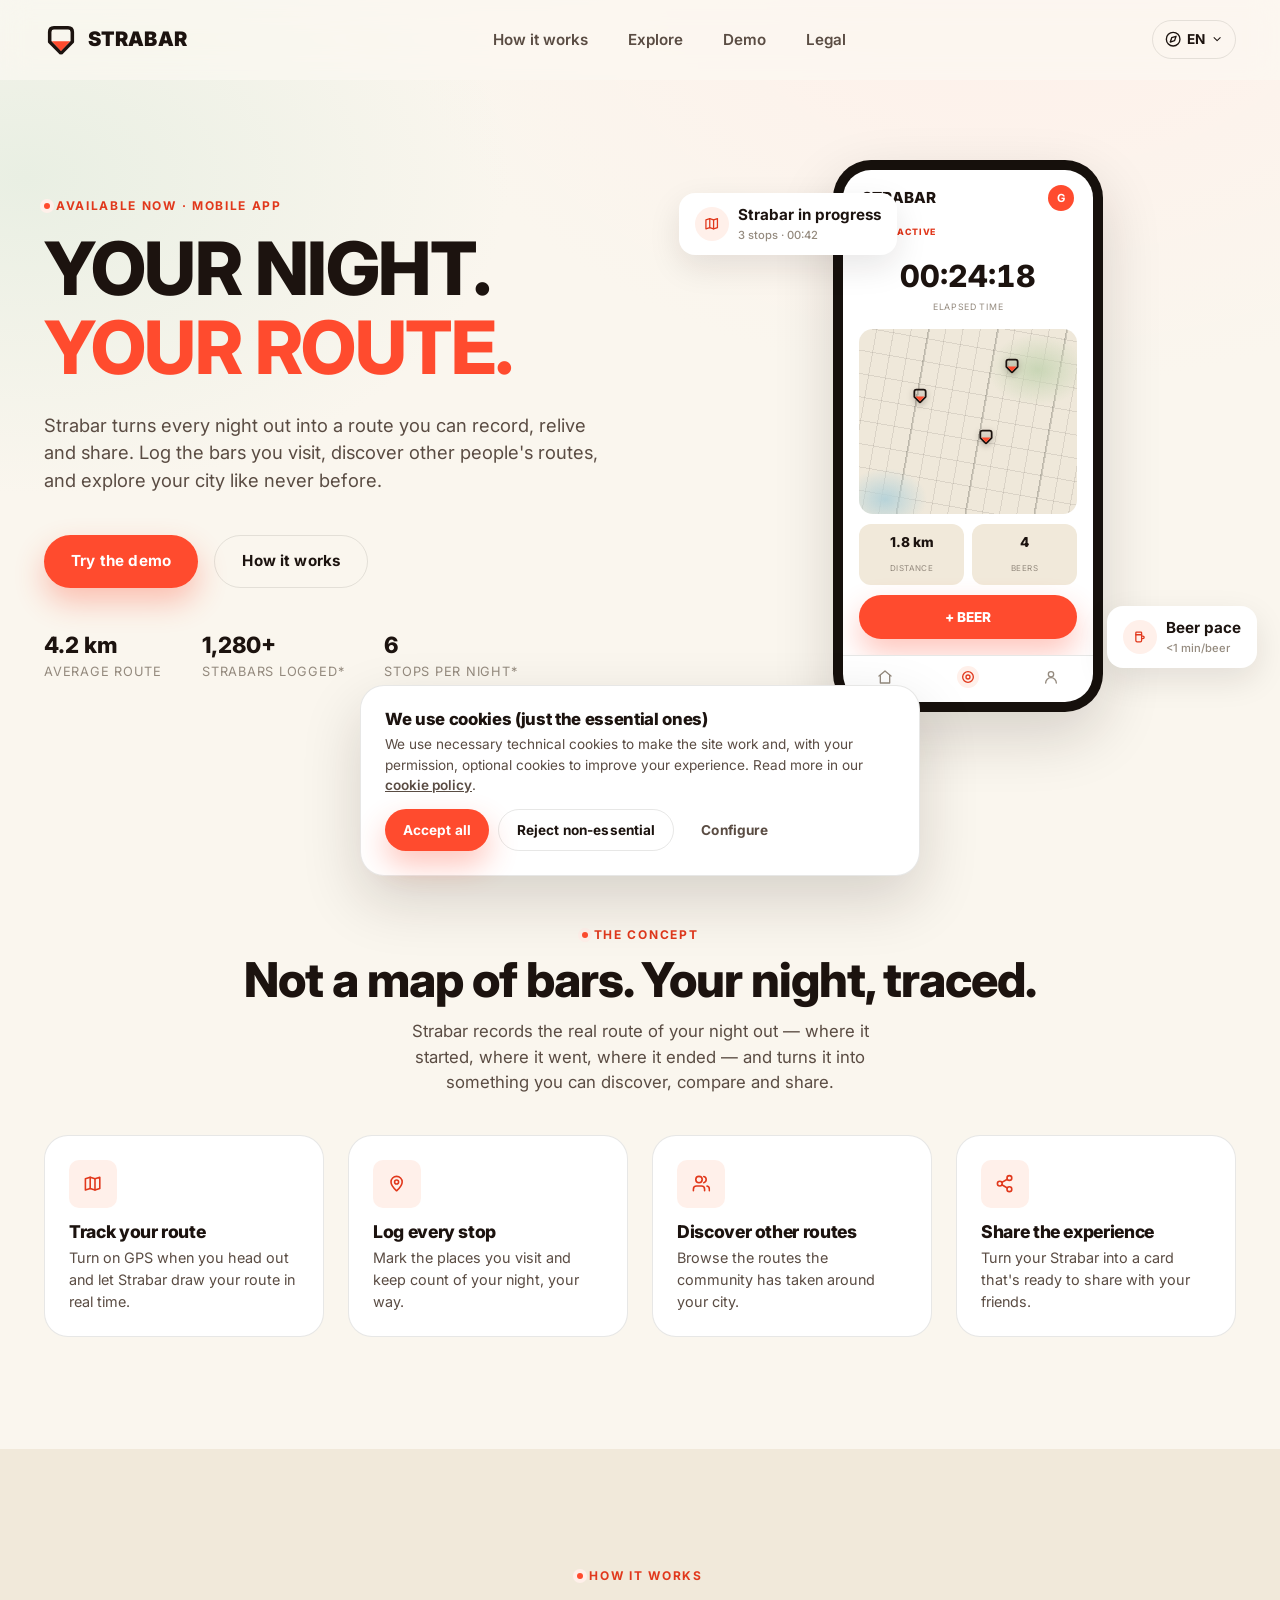
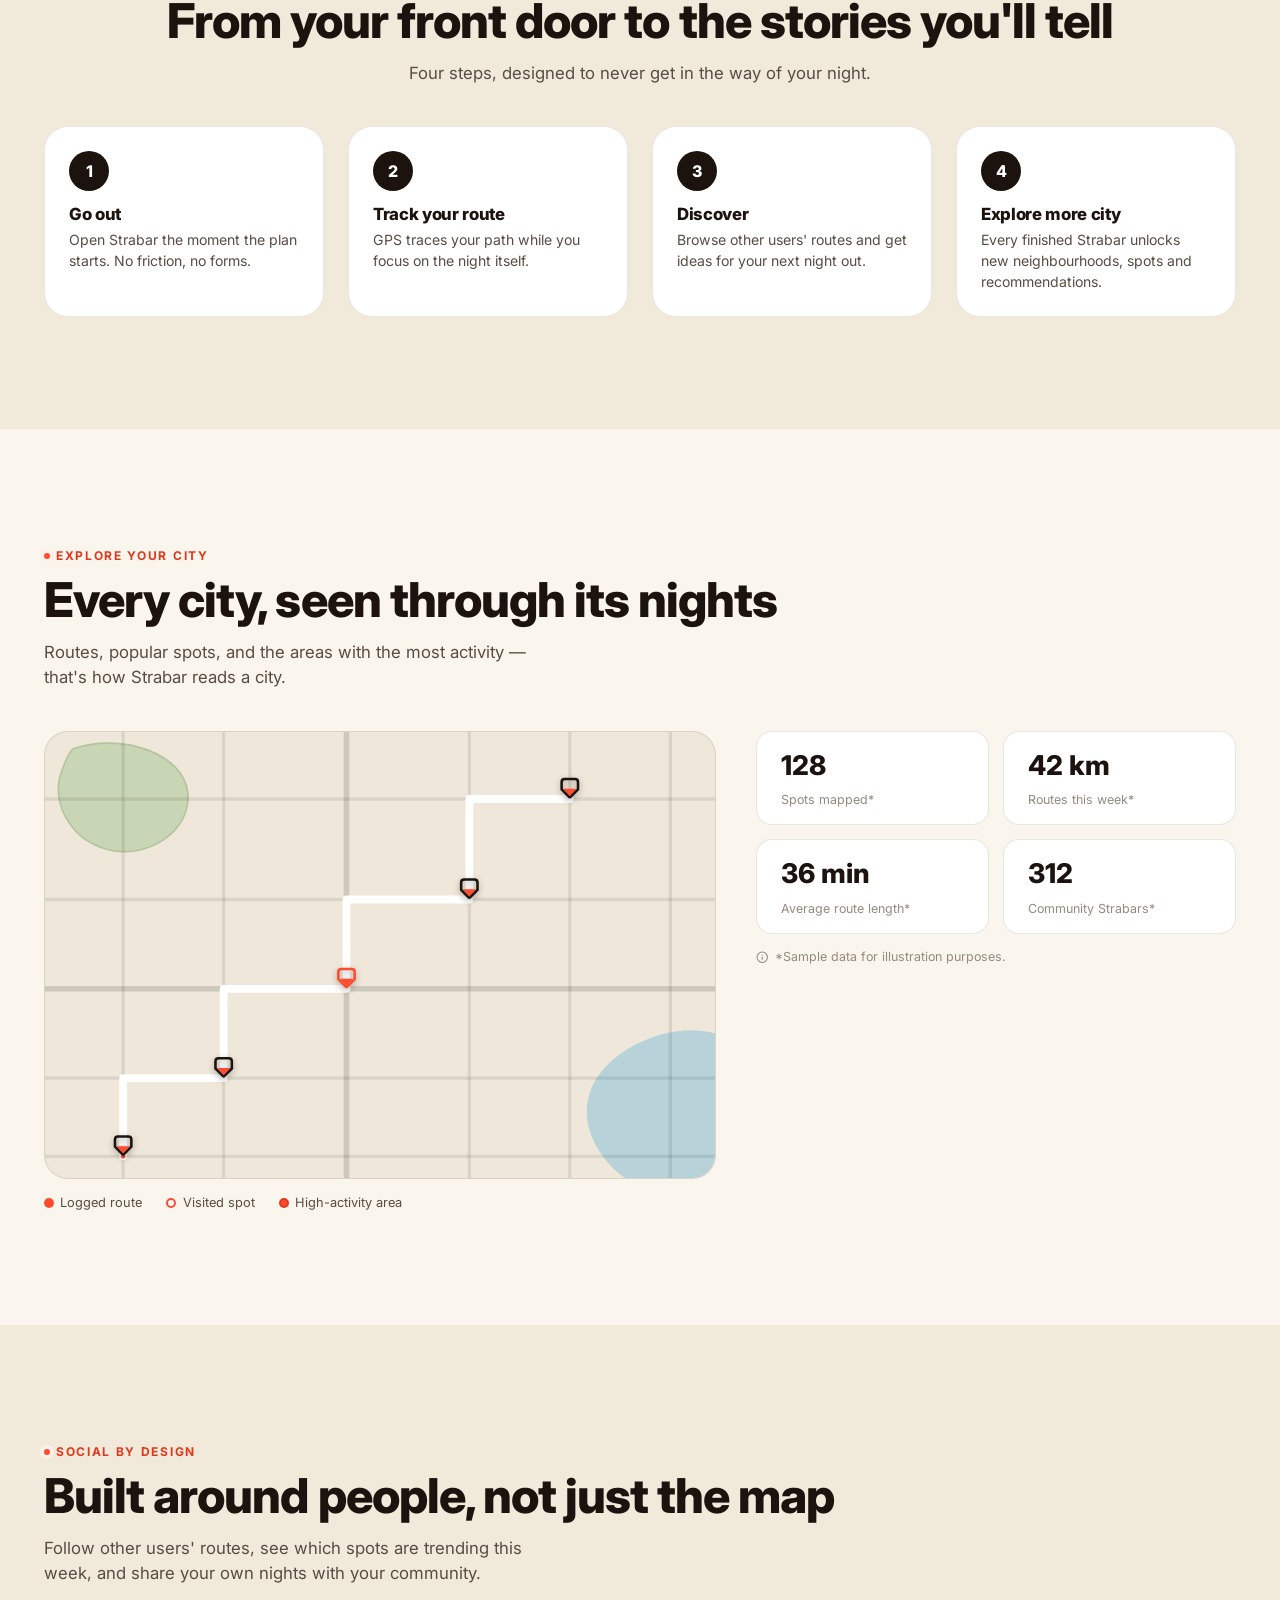
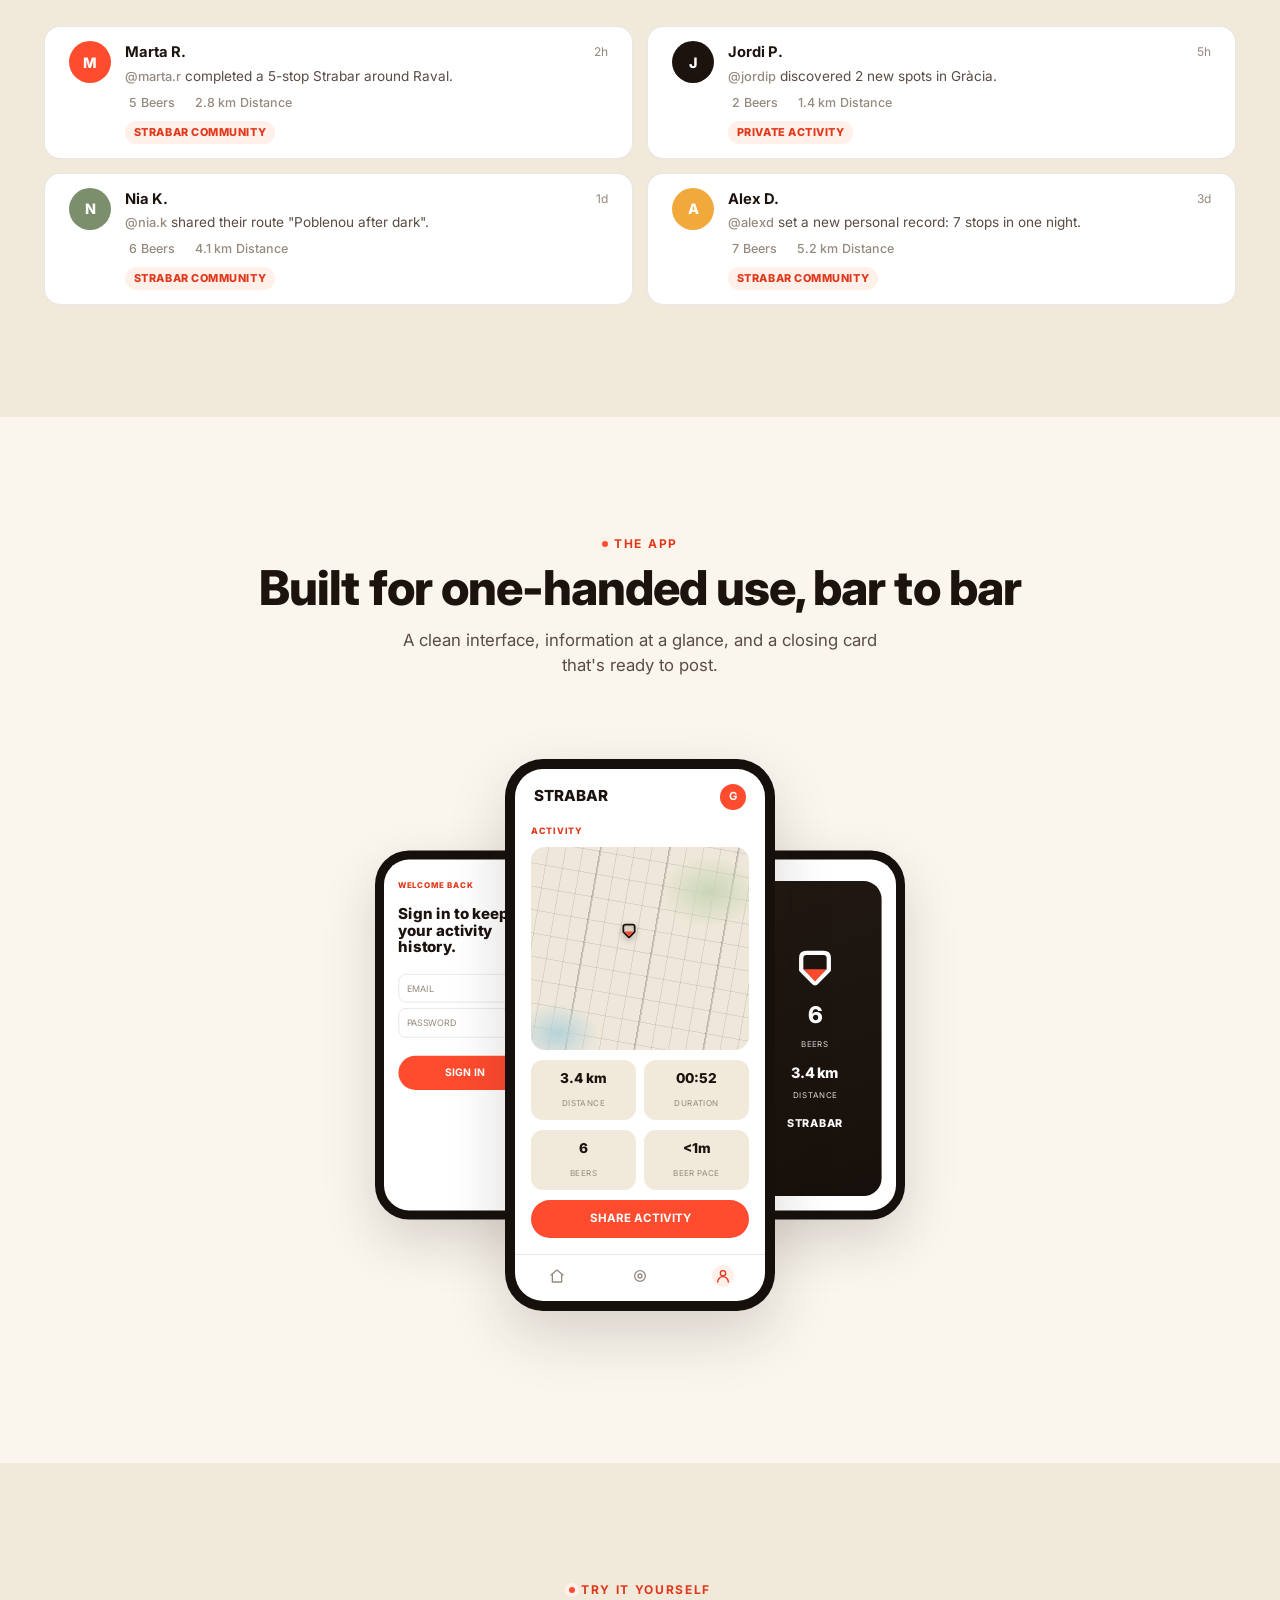
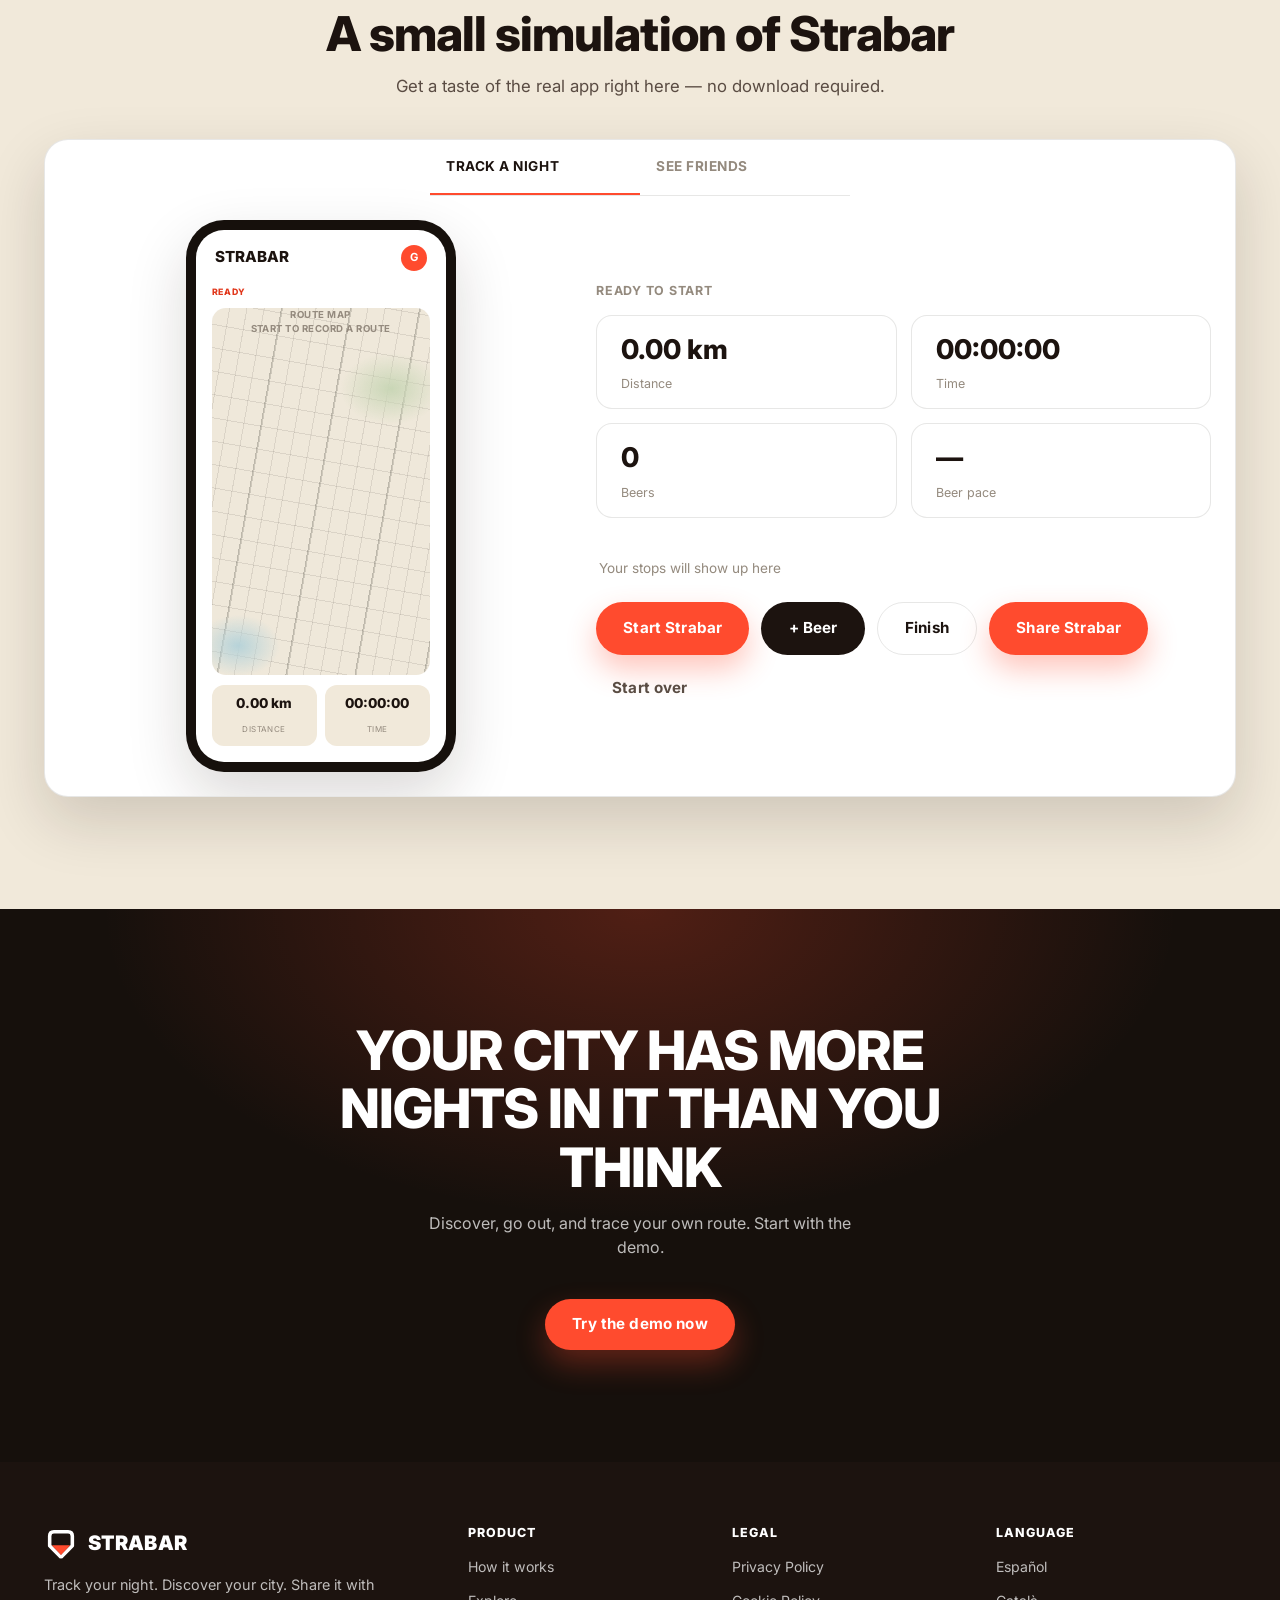
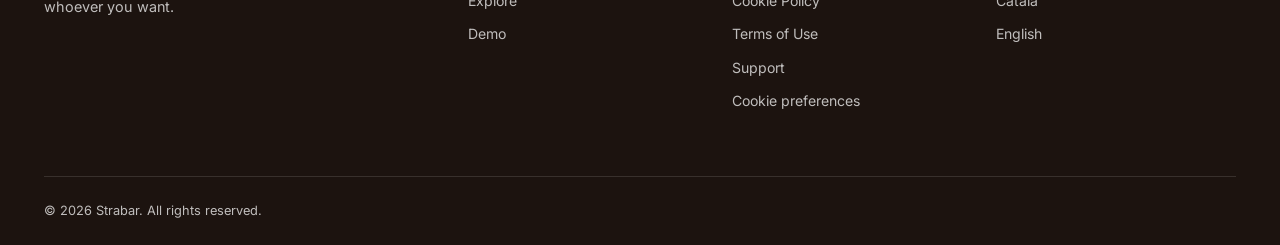
<file: index.html>
<!DOCTYPE html>
<html lang="es">
  <head>
    <meta charset="UTF-8" />
    <meta name="viewport" content="width=device-width, initial-scale=1" />
    <title>Strabar — Your night. Your route.</title>
    <meta
      name="description"
      content="Strabar is a social app for tracking your night out: record your route, log the bars you visit, and discover the routes of others. Try the interactive demo."
    />
    <meta name="theme-color" content="#FAF6EE" />
    <link rel="icon" href="data:image/svg+xml,%3Csvg xmlns='http://www.w3.org/2000/svg' viewBox='0 0 48 48'%3E%3Cpath d='M14,8 L34,8 Q40,8 40,14 L40,28 L26,42 Q24,45 22,42 L8,28 L8,14 Q8,8 14,8 Z' fill='none' stroke='%231C130F' stroke-width='5' stroke-linejoin='round' stroke-linecap='round'/%3E%3Cpath d='M11,27 L37,27 L25,40 Q24,42 23,40 Z' fill='%23FF4B2E'/%3E%3C/svg%3E" />

    <!-- Open Graph / social sharing preview -->
    <meta property="og:type" content="website" />
    <meta property="og:site_name" content="Strabar" />
    <meta property="og:title" content="Strabar — Your night. Your route." />
    <meta
      property="og:description"
      content="Track your route, log the bars you visit, and discover other people's routes. Try the interactive demo."
    />
    <meta property="og:image" content="assets/images/og-image.png" />
    <meta property="og:image:width" content="1200" />
    <meta property="og:image:height" content="630" />
    <meta name="twitter:card" content="summary_large_image" />
    <meta name="twitter:title" content="Strabar — Your night. Your route." />
    <meta
      name="twitter:description"
      content="Track your route, log the bars you visit, and discover other people's routes. Try the interactive demo."
    />
    <meta name="twitter:image" content="assets/images/og-image.png" />
    <link rel="preconnect" href="https://fonts.googleapis.com" />
    <link rel="preconnect" href="https://fonts.gstatic.com" crossorigin />
    <link
      href="https://fonts.googleapis.com/css2?family=Inter:wght@400;500;600;700;800;900&display=swap"
      rel="stylesheet"
    />
    <link rel="stylesheet" href="css/style.css" />
    <link rel="stylesheet" href="css/responsive.css" />
  </head>
  <body id="top">
    <!-- Icon sprite (inline SVG symbols — no external icon library needed) -->
    <svg style="display: none" aria-hidden="true">
      <symbol id="icon-logo" viewBox="0 0 48 48">
        <path
          d="M14,8 L34,8 Q40,8 40,14 L40,28 L26,42 Q24,45 22,42 L8,28 L8,14 Q8,8 14,8 Z"
          fill="none"
          stroke="currentColor"
          stroke-width="5"
          stroke-linejoin="round"
          stroke-linecap="round"
        />
        <path d="M11,27 L37,27 L25,40 Q24,42 23,40 Z" fill="var(--color-primary)" stroke="none" />
      </symbol>
      <symbol id="icon-chevron-down" viewBox="0 0 24 24"><polyline points="6 9 12 15 18 9" /></symbol>
      <symbol id="icon-route" viewBox="0 0 24 24">
        <path d="M3 6l6-2 6 2 6-2v14l-6 2-6-2-6 2V6z" /><line x1="9" y1="4" x2="9" y2="18" />
        <line x1="15" y1="6" x2="15" y2="20" />
      </symbol>
      <symbol id="icon-pin" viewBox="0 0 24 24">
        <path d="M12 21s-7-6.2-7-11a7 7 0 0 1 14 0c0 4.8-7 11-7 11z" /><circle cx="12" cy="10" r="2.5" />
      </symbol>
      <symbol id="icon-beer" viewBox="0 0 24 24">
        <path d="M6 9h9v9a2 2 0 0 1-2 2H8a2 2 0 0 1-2-2V9z" />
        <path d="M15 11h2a2 2 0 0 1 0 4h-2" /><path d="M6 9V6a1 1 0 0 1 1-1h7a1 1 0 0 1 1 1v3" />
      </symbol>
      <symbol id="icon-users" viewBox="0 0 24 24">
        <path d="M17 21v-2a4 4 0 0 0-4-4H7a4 4 0 0 0-4 4v2" /><circle cx="10" cy="7" r="4" />
        <path d="M23 21v-2a4 4 0 0 0-3-3.87" /><path d="M16 3.13a4 4 0 0 1 0 7.75" />
      </symbol>
      <symbol id="icon-share" viewBox="0 0 24 24">
        <circle cx="18" cy="5" r="3" /><circle cx="6" cy="12" r="3" /><circle cx="18" cy="19" r="3" />
        <line x1="8.6" y1="10.5" x2="15.4" y2="6.5" /><line x1="8.6" y1="13.5" x2="15.4" y2="17.5" />
      </symbol>
      <symbol id="icon-check" viewBox="0 0 24 24"><polyline points="20 6 9 17 4 12" /></symbol>
      <symbol id="icon-arrow-right" viewBox="0 0 24 24">
        <line x1="5" y1="12" x2="19" y2="12" /><polyline points="12 5 19 12 12 19" />
      </symbol>
      <symbol id="icon-home" viewBox="0 0 24 24">
        <path d="M3 10.5L12 3l9 7.5" /><path d="M5 9.5V21h14V9.5" />
      </symbol>
      <symbol id="icon-record" viewBox="0 0 24 24"><circle cx="12" cy="12" r="8" /><circle cx="12" cy="12" r="3" /></symbol>
      <symbol id="icon-user" viewBox="0 0 24 24"><circle cx="12" cy="8" r="4" /><path d="M4 21a8 8 0 0 1 16 0" /></symbol>
      <symbol id="icon-settings" viewBox="0 0 24 24">
        <circle cx="12" cy="12" r="3" />
        <path
          d="M19.4 15a1.7 1.7 0 0 0 .3 1.9l.1.1a2 2 0 1 1-2.8 2.8l-.1-.1a1.7 1.7 0 0 0-1.9-.3 1.7 1.7 0 0 0-1 1.6V21a2 2 0 1 1-4 0v-.1a1.7 1.7 0 0 0-1-1.6 1.7 1.7 0 0 0-1.9.3l-.1.1a2 2 0 1 1-2.8-2.8l.1-.1a1.7 1.7 0 0 0 .3-1.9 1.7 1.7 0 0 0-1.6-1H3a2 2 0 1 1 0-4h.1a1.7 1.7 0 0 0 1.6-1 1.7 1.7 0 0 0-.3-1.9l-.1-.1a2 2 0 1 1 2.8-2.8l.1.1a1.7 1.7 0 0 0 1.9.3H9a1.7 1.7 0 0 0 1-1.6V3a2 2 0 1 1 4 0v.1a1.7 1.7 0 0 0 1 1.6 1.7 1.7 0 0 0 1.9-.3l.1-.1a2 2 0 1 1 2.8 2.8l-.1.1a1.7 1.7 0 0 0-.3 1.9V9a1.7 1.7 0 0 0 1.6 1H21a2 2 0 1 1 0 4h-.1a1.7 1.7 0 0 0-1.6 1z"
        />
      </symbol>
      <symbol id="icon-clock" viewBox="0 0 24 24"><circle cx="12" cy="12" r="10" /><polyline points="12 6 12 12 16 14" /></symbol>
      <symbol id="icon-info" viewBox="0 0 24 24">
        <circle cx="12" cy="12" r="10" /><line x1="12" y1="16" x2="12" y2="12" /><line x1="12" y1="8" x2="12.01" y2="8" />
      </symbol>
      <symbol id="icon-x" viewBox="0 0 24 24"><line x1="18" y1="6" x2="6" y2="18" /><line x1="6" y1="6" x2="18" y2="18" /></symbol>
      <symbol id="icon-compass" viewBox="0 0 24 24">
        <circle cx="12" cy="12" r="10" /><polygon points="16.24 7.76 14.12 14.12 7.76 16.24 9.88 9.88 16.24 7.76" />
      </symbol>
    </svg>

    <a class="skip-link" href="#main" data-i18n="nav.skip">Skip to main content</a>

    <!-- ===================== HEADER ===================== -->
    <header class="site-header">
      <div class="container">
        <a href="#top" class="brand">
          <svg class="icon brand-mark" aria-hidden="true"><use href="#icon-logo" /></svg>
          <span class="brand-word">Strabar</span>
        </a>

        <nav class="nav-desktop" aria-label="Primary">
          <ul>
            <li><a href="#how" data-i18n="nav.how">How it works</a></li>
            <li><a href="#discover" data-i18n="nav.explore">Explore</a></li>
            <li><a href="#demo" data-i18n="nav.demo">Demo</a></li>
            <li><a href="legal.html" data-i18n="nav.legal">Legal</a></li>
          </ul>
        </nav>

        <div class="header-actions">
          <div class="lang-switch">
            <button class="lang-btn" aria-haspopup="true" aria-expanded="false">
              <svg class="icon" aria-hidden="true"><use href="#icon-compass" /></svg>
              <span data-lang-current-label>ES</span>
              <svg class="icon" aria-hidden="true" style="width: 0.9em; height: 0.9em"><use href="#icon-chevron-down" /></svg>
            </button>
            <div class="lang-menu" role="menu">
              <button class="lang-option" role="menuitemradio" data-lang-option="es" aria-checked="true">Español</button>
              <button class="lang-option" role="menuitemradio" data-lang-option="ca" aria-checked="false">Català</button>
              <button class="lang-option" role="menuitemradio" data-lang-option="en" aria-checked="false">English</button>
            </div>
          </div>
          <button class="hamburger" aria-label="Menu" aria-expanded="false" aria-controls="mobile-nav">
            <span></span><span></span><span></span>
          </button>
        </div>
      </div>
    </header>

    <nav id="mobile-nav" class="mobile-nav" aria-label="Mobile">
      <ul>
        <li><a href="#how" data-i18n="nav.how">How it works</a></li>
        <li><a href="#discover" data-i18n="nav.explore">Explore</a></li>
        <li><a href="#demo" data-i18n="nav.demo">Demo</a></li>
        <li><a href="legal.html" data-i18n="nav.legal">Legal</a></li>
      </ul>
      <div class="mobile-nav-footer">
        <a href="#demo" class="btn btn-primary btn-block" data-i18n="nav.cta">Try the demo</a>
        <div class="mobile-nav-langs">
          <button data-lang-option="es" aria-checked="true">ES</button>
          <button data-lang-option="ca" aria-checked="false">CA</button>
          <button data-lang-option="en" aria-checked="false">EN</button>
        </div>
      </div>
    </nav>

    <main id="main">
      <!-- ===================== HERO ===================== -->
      <section class="hero" id="hero">
        <div class="container">
          <div class="hero-copy" data-reveal>
            <span class="eyebrow" data-i18n="hero.eyebrow">Available now · Mobile app</span>
            <h1 class="hero-title">
              <span data-i18n="hero.title1">Your night.</span><br />
              <span class="accent" data-i18n="hero.title2">Your route.</span>
            </h1>
            <p class="hero-subtitle" data-i18n="hero.subtitle">
              Strabar turns every night out into a route you can record, relive and share.
            </p>
            <div class="hero-cta">
              <a href="#demo" class="btn btn-primary" data-i18n="hero.ctaPrimary">Try the demo</a>
              <a href="#how" class="btn btn-outline" data-i18n="hero.ctaSecondary">How it works</a>
            </div>
            <div class="hero-meta">
              <div class="hero-meta-item">
                <strong data-i18n="hero.meta1v">4.2 km</strong><span data-i18n="hero.meta1l">Average route</span>
              </div>
              <div class="hero-meta-item">
                <strong data-i18n="hero.meta2v">1,280+</strong><span data-i18n="hero.meta2l">Strabars logged*</span>
              </div>
              <div class="hero-meta-item">
                <strong data-i18n="hero.meta3v">6</strong><span data-i18n="hero.meta3l">Stops per night*</span>
              </div>
            </div>
          </div>

          <div class="hero-visual" data-reveal>
            <div class="phone phone-lg" role="img" aria-label="Strabar app screen showing an active tracking session">
              <div class="phone-screen">
                <div class="phone-topbar">
                  <span class="phone-brand">STRABAR</span>
                  <span class="phone-avatar">G</span>
                </div>
                <div class="phone-body">
                  <span class="phone-tag"><span class="rec-dot"></span>GPS ACTIVE</span>
                  <div class="phone-elapsed">
                    <div class="time">00:24:18</div>
                    <div class="label">ELAPSED TIME</div>
                  </div>
                  <div class="phone-map">
                    <svg class="pin" style="top: 40%; left: 28%"><use href="#icon-logo" /></svg>
                    <svg class="pin" style="top: 62%; left: 58%"><use href="#icon-logo" /></svg>
                    <svg class="pin" style="top: 24%; left: 70%"><use href="#icon-logo" /></svg>
                  </div>
                  <div class="phone-stat-row">
                    <div class="phone-stat"><strong>1.8 km</strong><span>DISTANCE</span></div>
                    <div class="phone-stat"><strong>4</strong><span>BEERS</span></div>
                  </div>
                  <div class="phone-beer-btn">+ BEER</div>
                </div>
                <div class="phone-navbar">
                  <span class="nav-dot"><svg class="icon" style="width: 1em; height: 1em"><use href="#icon-home" /></svg></span>
                  <span class="nav-dot is-active"><svg class="icon" style="width: 1em; height: 1em"><use href="#icon-record" /></svg></span>
                  <span class="nav-dot"><svg class="icon" style="width: 1em; height: 1em"><use href="#icon-user" /></svg></span>
                </div>
              </div>
            </div>

            <div class="floating-chip chip-a">
              <span class="icon-wrap"><svg class="icon"><use href="#icon-route" /></svg></span>
              <div><strong data-i18n="hero.chip1t">Strabar in progress</strong><small data-i18n="hero.chip1s">3 stops · 00:42</small></div>
            </div>
            <div class="floating-chip chip-b">
              <span class="icon-wrap"><svg class="icon"><use href="#icon-beer" /></svg></span>
              <div><strong data-i18n="hero.chip2t">Beer pace</strong><small data-i18n-html data-i18n="hero.chip2s">&lt;1 min/beer</small></div>
            </div>
          </div>
        </div>
      </section>

      <!-- ===================== WHAT IS STRABAR ===================== -->
      <section class="section" id="what">
        <div class="container">
          <div class="section-head center" data-reveal>
            <span class="eyebrow" data-i18n="what.eyebrow">The concept</span>
            <h2 class="section-title" data-i18n="what.title">Not a map of bars. Your night, traced.</h2>
            <p class="section-lede" data-i18n="what.lede">Strabar records the real route of your night out.</p>
          </div>
          <div class="value-grid">
            <div class="value-card" data-reveal>
              <div class="value-icon"><svg class="icon"><use href="#icon-route" /></svg></div>
              <h3 data-i18n="what.card1t">Track your route</h3>
              <p data-i18n="what.card1d">Turn on GPS when you head out and let Strabar draw your route in real time.</p>
            </div>
            <div class="value-card" data-reveal>
              <div class="value-icon"><svg class="icon"><use href="#icon-pin" /></svg></div>
              <h3 data-i18n="what.card2t">Log every stop</h3>
              <p data-i18n="what.card2d">Mark the places you visit and keep count of your night, your way.</p>
            </div>
            <div class="value-card" data-reveal>
              <div class="value-icon"><svg class="icon"><use href="#icon-users" /></svg></div>
              <h3 data-i18n="what.card3t">Discover other routes</h3>
              <p data-i18n="what.card3d">Browse the routes the community has taken around your city.</p>
            </div>
            <div class="value-card" data-reveal>
              <div class="value-icon"><svg class="icon"><use href="#icon-share" /></svg></div>
              <h3 data-i18n="what.card4t">Share the experience</h3>
              <p data-i18n="what.card4d">Turn your Strabar into a card that's ready to share with your friends.</p>
            </div>
          </div>
        </div>
      </section>

      <!-- ===================== HOW IT WORKS ===================== -->
      <section class="section section--alt" id="how">
        <div class="container">
          <div class="section-head center" data-reveal>
            <span class="eyebrow" data-i18n="how.eyebrow">How it works</span>
            <h2 class="section-title" data-i18n="how.title">From your front door to the stories you'll tell</h2>
            <p class="section-lede" data-i18n="how.lede">Four steps, designed to never get in the way of your night.</p>
          </div>
          <div class="steps" style="position: relative">
            <div class="steps-connector"></div>
            <div class="step-card" data-reveal>
              <div class="step-num">1</div>
              <h3 data-i18n="how.step1t">Go out</h3>
              <p data-i18n="how.step1d">Open Strabar the moment the plan starts. No friction, no forms.</p>
            </div>
            <div class="step-card" data-reveal>
              <div class="step-num">2</div>
              <h3 data-i18n="how.step2t">Track your route</h3>
              <p data-i18n="how.step2d">GPS traces your path while you focus on the night itself.</p>
            </div>
            <div class="step-card" data-reveal>
              <div class="step-num">3</div>
              <h3 data-i18n="how.step3t">Discover</h3>
              <p data-i18n="how.step3d">Browse other users' routes and get ideas for your next night out.</p>
            </div>
            <div class="step-card" data-reveal>
              <div class="step-num">4</div>
              <h3 data-i18n="how.step4t">Explore more city</h3>
              <p data-i18n="how.step4d">Every finished Strabar unlocks new neighbourhoods, spots and recommendations.</p>
            </div>
          </div>
        </div>
      </section>

      <!-- ===================== DISCOVER THE CITY ===================== -->
      <section class="section" id="discover">
        <div class="container">
          <div class="section-head" data-reveal>
            <span class="eyebrow" data-i18n="discover.eyebrow">Explore your city</span>
            <h2 class="section-title" data-i18n="discover.title">Every city, seen through its nights</h2>
            <p class="section-lede" data-i18n="discover.lede">Routes, popular spots, and the areas with the most activity.</p>
          </div>
          <div class="city-panel">
            <div data-reveal>
              <div class="city-map">
                <svg viewBox="0 0 600 400" preserveAspectRatio="xMidYMid slice" aria-hidden="true">
                  <!-- Stylized city map: land base (CSS), park, water, street grid, route snapped to streets -->
                  <path
                    class="map-park"
                    d="M25,15 C70,0 125,20 128,55 C131,90 90,115 55,105 C20,95 5,60 15,35 C18,27 20,20 25,15 Z"
                  />
                  <path
                    class="map-water"
                    d="M600,270 C560,258 503,284 489,320 C477,350 495,382 520,400 L600,400 Z"
                  />

                  <g>
                    <!-- minor streets -->
                    <line class="street-minor" x1="70" y1="0" x2="70" y2="400" />
                    <line class="street-minor" x1="160" y1="0" x2="160" y2="400" />
                    <line class="street-minor" x1="380" y1="0" x2="380" y2="400" />
                    <line class="street-minor" x1="470" y1="0" x2="470" y2="400" />
                    <line class="street-minor" x1="560" y1="0" x2="560" y2="400" />
                    <line class="street-minor" x1="0" y1="60" x2="600" y2="60" />
                    <line class="street-minor" x1="0" y1="150" x2="600" y2="150" />
                    <line class="street-minor" x1="0" y1="310" x2="600" y2="310" />
                    <line class="street-minor" x1="0" y1="380" x2="600" y2="380" />
                    <!-- major avenues -->
                    <line class="street-major" x1="270" y1="0" x2="270" y2="400" />
                    <line class="street-major" x1="0" y1="230" x2="600" y2="230" />
                  </g>

                  <path class="route-path-casing" pathLength="100" d="M70,380 L70,310 L160,310 L160,230 L270,230 L270,150 L380,150 L380,60 L470,60" />
                  <path class="route-path" pathLength="100" d="M70,380 L70,310 L160,310 L160,230 L270,230 L270,150 L380,150 L380,60 L470,60" />

                  <g class="map-pin"><use href="#icon-logo" x="59" y="357" width="22" height="25" /></g>
                  <g class="map-pin"><use href="#icon-logo" x="149" y="287" width="22" height="25" /></g>
                  <g class="map-pin is-hot"><use href="#icon-logo" x="259" y="207" width="22" height="25" /></g>
                  <g class="map-pin"><use href="#icon-logo" x="369" y="127" width="22" height="25" /></g>
                  <g class="map-pin"><use href="#icon-logo" x="459" y="37" width="22" height="25" /></g>
                </svg>
              </div>
              <div class="city-legend">
                <span><span class="legend-dot route"></span><span data-i18n="discover.legendRoute">Logged route</span></span>
                <span><span class="legend-dot spot"></span><span data-i18n="discover.legendSpot">Visited spot</span></span>
                <span><span class="legend-dot hot"></span><span data-i18n="discover.legendHot">High-activity area</span></span>
              </div>
            </div>
            <div data-reveal>
              <div class="city-stats">
                <div class="stat-card"><strong data-i18n="discover.stat1v">128</strong><span data-i18n="discover.stat1l">Spots mapped*</span></div>
                <div class="stat-card"><strong data-i18n="discover.stat2v">42 km</strong><span data-i18n="discover.stat2l">Routes this week*</span></div>
                <div class="stat-card"><strong data-i18n="discover.stat3v">36 min</strong><span data-i18n="discover.stat3l">Average route length*</span></div>
                <div class="stat-card"><strong data-i18n="discover.stat4v">312</strong><span data-i18n="discover.stat4l">Community Strabars*</span></div>
              </div>
              <p class="demo-data-note">
                <svg class="icon" style="width: 1em; height: 1em"><use href="#icon-info" /></svg>
                <span data-i18n="discover.note">*Sample data for illustration purposes.</span>
              </p>
            </div>
          </div>
        </div>
      </section>

      <!-- ===================== SOCIAL EXPERIENCE ===================== -->
      <section class="section section--alt" id="social">
        <div class="container">
          <div class="section-head" data-reveal>
            <span class="eyebrow" data-i18n="social.eyebrow">Social by design</span>
            <h2 class="section-title" data-i18n="social.title">Built around people, not just the map</h2>
            <p class="section-lede" data-i18n="social.lede">Follow other users' routes and share your own nights.</p>
          </div>
          <div class="community-feed">
            <article class="feed-card" data-reveal>
              <div class="feed-avatar">M</div>
              <div class="feed-body">
                <div class="feed-top"><span class="feed-name" data-i18n="social.f1n">Marta R.</span><span class="feed-time">2h</span></div>
                <p class="feed-text"><span class="feed-handle">@marta.r</span> <span data-i18n="social.f1t">completed a 5-stop Strabar around Raval.</span></p>
                <div class="feed-stats"><span>5<span data-i18n="demo.statBeers">Beers</span></span><span>2.8 km<span data-i18n="demo.statDistance">Distance</span></span></div>
                <span class="feed-badge" data-i18n="social.f1b">Strabar community</span>
              </div>
            </article>
            <article class="feed-card" data-reveal>
              <div class="feed-avatar">J</div>
              <div class="feed-body">
                <div class="feed-top"><span class="feed-name" data-i18n="social.f2n">Jordi P.</span><span class="feed-time">5h</span></div>
                <p class="feed-text"><span class="feed-handle">@jordip</span> <span data-i18n="social.f2t">discovered 2 new spots in Gràcia.</span></p>
                <div class="feed-stats"><span>2<span data-i18n="demo.statBeers">Beers</span></span><span>1.4 km<span data-i18n="demo.statDistance">Distance</span></span></div>
                <span class="feed-badge" data-i18n="social.f2b">Private activity</span>
              </div>
            </article>
            <article class="feed-card" data-reveal>
              <div class="feed-avatar">N</div>
              <div class="feed-body">
                <div class="feed-top"><span class="feed-name" data-i18n="social.f3n">Nia K.</span><span class="feed-time">1d</span></div>
                <p class="feed-text"><span class="feed-handle">@nia.k</span> <span data-i18n="social.f3t">shared their route "Poblenou after dark".</span></p>
                <div class="feed-stats"><span>6<span data-i18n="demo.statBeers">Beers</span></span><span>4.1 km<span data-i18n="demo.statDistance">Distance</span></span></div>
                <span class="feed-badge" data-i18n="social.f3b">Strabar community</span>
              </div>
            </article>
            <article class="feed-card" data-reveal>
              <div class="feed-avatar">A</div>
              <div class="feed-body">
                <div class="feed-top"><span class="feed-name" data-i18n="social.f4n">Alex D.</span><span class="feed-time">3d</span></div>
                <p class="feed-text"><span class="feed-handle">@alexd</span> <span data-i18n="social.f4t">set a new personal record: 7 stops in one night.</span></p>
                <div class="feed-stats"><span>7<span data-i18n="demo.statBeers">Beers</span></span><span>5.2 km<span data-i18n="demo.statDistance">Distance</span></span></div>
                <span class="feed-badge" data-i18n="social.f4b">Strabar community</span>
              </div>
            </article>
          </div>
        </div>
      </section>

      <!-- ===================== APP SHOWCASE ===================== -->
      <section class="section" id="showcase">
        <div class="container">
          <div class="section-head center" data-reveal>
            <span class="eyebrow" data-i18n="showcase.eyebrow">The app</span>
            <h2 class="section-title" data-i18n="showcase.title">Built for one-handed use, bar to bar</h2>
            <p class="section-lede" data-i18n="showcase.lede">A clean interface and a closing card that's ready to post.</p>
          </div>
          <div class="showcase-wrap" data-reveal>
            <div class="showcase-phones">
              <div class="phone phone-sm" role="img" aria-label="Sign in screen">
                <div class="phone-screen">
                  <div class="phone-body" style="padding-top: 22px">
                    <span class="phone-tag">WELCOME BACK</span>
                    <p class="phone-h1" style="margin-top: 6px">Sign in to keep your activity history.</p>
                    <div style="display: flex; flex-direction: column; gap: 6px; margin-top: 10px">
                      <div style="border: 1px solid var(--color-line); border-radius: 8px; padding: 8px; font-size: 0.62rem; color: var(--color-ink-faint)">EMAIL</div>
                      <div style="border: 1px solid var(--color-line); border-radius: 8px; padding: 8px; font-size: 0.62rem; color: var(--color-ink-faint)">PASSWORD</div>
                    </div>
                    <div class="phone-btn" style="margin-top: 10px">SIGN IN</div>
                  </div>
                </div>
              </div>

              <div class="phone phone-lg" role="img" aria-label="Activity summary screen">
                <div class="phone-screen">
                  <div class="phone-topbar"><span class="phone-brand">STRABAR</span><span class="phone-avatar">G</span></div>
                  <div class="phone-body">
                    <span class="phone-tag">ACTIVITY</span>
                    <div class="phone-map">
                      <svg class="pin" style="top: 45%; left: 45%"><use href="#icon-logo" /></svg>
                    </div>
                    <div class="phone-stat-row">
                      <div class="phone-stat"><strong>3.4 km</strong><span>DISTANCE</span></div>
                      <div class="phone-stat"><strong>00:52</strong><span>DURATION</span></div>
                    </div>
                    <div class="phone-stat-row">
                      <div class="phone-stat"><strong>6</strong><span>BEERS</span></div>
                      <div class="phone-stat"><strong>&lt;1m</strong><span>BEER PACE</span></div>
                    </div>
                    <div class="phone-btn">SHARE ACTIVITY</div>
                  </div>
                  <div class="phone-navbar">
                    <span class="nav-dot"><svg class="icon" style="width: 1em; height: 1em"><use href="#icon-home" /></svg></span>
                    <span class="nav-dot"><svg class="icon" style="width: 1em; height: 1em"><use href="#icon-record" /></svg></span>
                    <span class="nav-dot is-active"><svg class="icon" style="width: 1em; height: 1em"><use href="#icon-user" /></svg></span>
                  </div>
                </div>
              </div>

              <div class="phone phone-sm" role="img" aria-label="Share preview screen">
                <div class="phone-screen">
                  <div class="phone-body" style="padding-top: 24px">
                    <div class="phone-share">
                      <svg class="icon pin-icon"><use href="#icon-logo" /></svg>
                      <strong>6</strong><span>BEERS</span>
                      <strong style="font-size: 1rem; margin-top: 8px">3.4 km</strong><span>DISTANCE</span>
                      <div class="share-word">STRABAR</div>
                    </div>
                  </div>
                </div>
              </div>
            </div>
          </div>
        </div>
      </section>

      <!-- ===================== INTERACTIVE DEMO ===================== -->
      <section class="section section--alt" id="demo">
        <div class="container">
          <div class="section-head center" data-reveal>
            <span class="eyebrow" data-i18n="demo.eyebrow">Try it yourself</span>
            <h2 class="section-title" data-i18n="demo.title">A small simulation of Strabar</h2>
            <p class="section-lede" data-i18n="demo.lede">Get a taste of the real app right here — no download required.</p>
          </div>

          <div class="demo-shell" data-reveal>
            <div class="demo-tabs" role="tablist">
              <button class="demo-tab is-active" data-tab="track" role="tab" aria-selected="true" data-i18n="demo.tabTrack">Track a night</button>
              <button class="demo-tab" data-tab="friends" role="tab" aria-selected="false" data-i18n="demo.tabFriends">See friends</button>
            </div>

            <div class="demo-body">
              <!-- PANEL: Track a night -->
              <div class="demo-panel is-active" data-panel="track">
                <div class="demo-phone-stage">
                  <div class="phone phone-lg" aria-hidden="true">
                    <div class="phone-screen">
                      <div class="phone-topbar"><span class="phone-brand">STRABAR</span><span class="phone-avatar">G</span></div>
                      <div class="phone-body">
                        <div data-demo-screen="ready">
                          <span class="phone-tag">READY</span>
                          <div class="phone-map">
                            <div class="phone-map-placeholder">ROUTE MAP<br />START TO RECORD A ROUTE</div>
                          </div>
                          <div class="phone-stat-row">
                            <div class="phone-stat"><strong>0.00 km</strong><span>DISTANCE</span></div>
                            <div class="phone-stat"><strong>00:00:00</strong><span>TIME</span></div>
                          </div>
                        </div>
                        <div data-demo-screen="tracking" hidden>
                          <span class="phone-tag"><span class="rec-dot"></span>GPS ACTIVE</span>
                          <div class="phone-elapsed"><div class="time" data-demo-elapsed>00:00:00</div><div class="label">ELAPSED TIME</div></div>
                          <div class="phone-map" data-demo-map></div>
                          <div class="phone-stat-row">
                            <div class="phone-stat"><strong data-demo-out-distance>0.00 km</strong><span>DISTANCE</span></div>
                            <div class="phone-stat"><strong data-demo-out-beers>0</strong><span>BEERS</span></div>
                          </div>
                        </div>
                        <div data-demo-screen="finished" hidden>
                          <div class="phone-share">
                            <svg class="icon pin-icon"><use href="#icon-logo" /></svg>
                            <strong data-demo-out-beers>0</strong><span>BEERS</span>
                            <strong style="font-size: 1rem; margin-top: 8px" data-demo-out-distance>0.00 km</strong><span>DISTANCE</span>
                            <div class="share-word">STRABAR</div>
                          </div>
                        </div>
                      </div>
                    </div>
                  </div>
                </div>

                <div class="demo-controls">
                  <span class="demo-state-label" data-demo-state-label>Ready to start</span>
                  <div class="city-stats" style="grid-template-columns: repeat(2, 1fr)">
                    <div class="stat-card"><strong data-demo-out-distance>0.00 km</strong><span data-i18n="demo.statDistance">Distance</span></div>
                    <div class="stat-card"><strong data-demo-out-time>00:00:00</strong><span data-i18n="demo.statTime">Time</span></div>
                    <div class="stat-card"><strong data-demo-out-beers>0</strong><span data-i18n="demo.statBeers">Beers</span></div>
                    <div class="stat-card"><strong data-demo-out-pace>—</strong><span data-i18n="demo.statPace">Beer pace</span></div>
                  </div>
                  <ul class="demo-stops-log" data-demo-log></ul>
                  <p class="demo-log-empty" data-i18n="demo.logEmpty">Your stops will show up here</p>
                  <div class="demo-actions">
                    <button class="btn btn-primary" data-demo-start data-i18n="demo.btnStart">Start Strabar</button>
                    <button class="btn btn-dark" data-demo-beer hidden data-i18n="demo.btnBeer">+ Beer</button>
                    <button class="btn btn-outline" data-demo-finish hidden data-i18n="demo.btnFinish">Finish</button>
                    <button class="btn btn-primary" data-demo-share hidden data-i18n="demo.btnShare">Share Strabar</button>
                    <button class="btn btn-ghost" data-demo-restart hidden data-i18n="demo.btnRestart">Start over</button>
                  </div>
                </div>
              </div>

              <!-- PANEL: See friends (live, only while they're on an active Strabar) -->
              <div class="demo-panel" data-panel="friends">
                <p class="section-lede" data-i18n="demo.friendsLede" style="margin-bottom: 0.5rem">
                  See your friends on the map — but only while they're out on an active Strabar.
                </p>
                <div class="friends-layout">
                  <div class="friends-map city-map">
                    <svg viewBox="0 0 600 400" preserveAspectRatio="xMidYMid slice" aria-hidden="true">
                      <path
                        class="map-park"
                        d="M25,15 C70,0 125,20 128,55 C131,90 90,115 55,105 C20,95 5,60 15,35 C18,27 20,20 25,15 Z"
                      />
                      <path class="map-water" d="M600,270 C560,258 503,284 489,320 C477,350 495,382 520,400 L600,400 Z" />
                      <g>
                        <line class="street-minor" x1="70" y1="0" x2="70" y2="400" />
                        <line class="street-minor" x1="160" y1="0" x2="160" y2="400" />
                        <line class="street-minor" x1="380" y1="0" x2="380" y2="400" />
                        <line class="street-minor" x1="470" y1="0" x2="470" y2="400" />
                        <line class="street-minor" x1="560" y1="0" x2="560" y2="400" />
                        <line class="street-minor" x1="0" y1="60" x2="600" y2="60" />
                        <line class="street-minor" x1="0" y1="150" x2="600" y2="150" />
                        <line class="street-minor" x1="0" y1="310" x2="600" y2="310" />
                        <line class="street-minor" x1="0" y1="380" x2="600" y2="380" />
                        <line class="street-major" x1="270" y1="0" x2="270" y2="400" />
                        <line class="street-major" x1="0" y1="230" x2="600" y2="230" />
                      </g>
                      <path class="route-path-casing" pathLength="100" d="M160,310 L160,230 L270,230" />
                      <path class="route-path" pathLength="100" d="M160,310 L160,230 L270,230" />
                      <path class="route-path-casing" pathLength="100" d="M470,150 L470,60 L380,60" />
                      <path class="route-path" pathLength="100" d="M470,150 L470,60 L380,60" />
                      <g class="friend-pin">
                        <circle class="friend-pin-pulse" cx="270" cy="229" r="7" />
                        <use href="#icon-logo" x="259" y="207" width="22" height="25" />
                      </g>
                      <g class="friend-pin">
                        <circle class="friend-pin-pulse" cx="380" cy="59" r="7" />
                        <use href="#icon-logo" x="369" y="37" width="22" height="25" />
                      </g>
                    </svg>
                  </div>

                  <aside class="friends-sidebar">
                    <h3 class="friends-list-title">
                      <svg class="icon"><use href="#icon-users" /></svg>
                      <span data-i18n="demo.friendsOnlineTitle">Out right now</span>
                    </h3>
                    <ul class="friends-list">
                      <li class="friend-card">
                        <span class="friend-avatar-wrap">
                          <span class="friend-avatar">J</span>
                          <span class="friend-live-dot"></span>
                        </span>
                        <div>
                          <strong>Jordi P.</strong>
                          <span class="friend-status"
                            ><span class="friend-live-badge" data-i18n="demo.friendsLiveBadge">LIVE</span> Gràcia · 18
                            min</span
                          >
                        </div>
                      </li>
                      <li class="friend-card">
                        <span class="friend-avatar-wrap">
                          <span class="friend-avatar">N</span>
                          <span class="friend-live-dot"></span>
                        </span>
                        <div>
                          <strong>Nia K.</strong>
                          <span class="friend-status"
                            ><span class="friend-live-badge" data-i18n="demo.friendsLiveBadge">LIVE</span> Poblenou ·
                            42 min</span
                          >
                        </div>
                      </li>
                    </ul>
                    <p class="friends-privacy-note">
                      <svg class="icon" style="width: 1em; height: 1em"><use href="#icon-info" /></svg>
                      <span data-i18n="demo.friendsPrivacyNote"
                        >Only visible to friends who've accepted to share, and only while they're actively tracking a
                        Strabar.</span
                      >
                    </p>
                  </aside>
                </div>
              </div>
            </div>
          </div>
        </div>
        <div class="demo-toast" id="demo-toast" role="status" aria-live="polite"></div>
      </section>

      <!-- ===================== FINAL CTA ===================== -->
      <section class="section final-cta section--dark">
        <div class="container" data-reveal>
          <h2 data-i18n="final.title">Your city has more nights in it than you think</h2>
          <p data-i18n="final.lede">Discover, go out, and trace your own route. Start with the demo.</p>
          <div class="hero-cta">
            <a href="#demo" class="btn btn-primary" data-i18n="final.cta">Try the demo now</a>
          </div>
        </div>
      </section>
    </main>

    <!-- ===================== FOOTER ===================== -->
    <footer class="site-footer">
      <div class="container">
        <div class="footer-top">
          <div class="footer-brand">
            <a href="#top" class="brand">
              <svg class="icon brand-mark" aria-hidden="true"><use href="#icon-logo" /></svg>
              <span class="brand-word">Strabar</span>
            </a>
            <p data-i18n="footer.tagline">Track your night. Discover your city.</p>
          </div>
          <div class="footer-cols">
            <div class="footer-col">
              <h4 data-i18n="footer.product">Product</h4>
              <ul>
                <li><a href="#how" data-i18n="nav.how">How it works</a></li>
                <li><a href="#discover" data-i18n="nav.explore">Explore</a></li>
                <li><a href="#demo" data-i18n="nav.demo">Demo</a></li>
              </ul>
            </div>
            <div class="footer-col">
              <h4 data-i18n="footer.legal">Legal</h4>
              <ul>
                <li><a href="legal.html#privacy" data-i18n="footer.privacy">Privacy Policy</a></li>
                <li><a href="legal.html#cookies" data-i18n="footer.cookies">Cookie Policy</a></li>
                <li><a href="legal.html#terms" data-i18n="footer.terms">Terms of Use</a></li>
                <li><a href="legal.html#support" data-i18n="footer.support">Support</a></li>
                <li><button data-cookie-reopen data-i18n="footer.cookiePrefs">Cookie preferences</button></li>
              </ul>
            </div>
            <div class="footer-col">
              <h4 data-i18n="footer.language">Language</h4>
              <ul>
                <li><button data-lang-option="es" aria-checked="true">Español</button></li>
                <li><button data-lang-option="ca" aria-checked="false">Català</button></li>
                <li><button data-lang-option="en" aria-checked="false">English</button></li>
              </ul>
            </div>
          </div>
        </div>
        <div class="footer-bottom">
          <span data-i18n="footer.copyright">© 2026 Strabar. All rights reserved.</span>
        </div>
      </div>
    </footer>

    <!-- ===================== COOKIE BANNER ===================== -->
    <div class="cookie-banner" id="cookie-banner" role="dialog" aria-live="polite" aria-label="Cookie notice">
      <h2 data-i18n="cookie.title">We use cookies (just the essential ones)</h2>
      <p>
        <span data-i18n="cookie.text">We use necessary technical cookies and, with your permission, optional ones.</span>
        <a href="legal.html#cookies"><span data-i18n="cookie.textLink">cookie policy</span></a>.
      </p>
      <div class="cookie-actions">
        <button class="btn btn-primary btn-sm" data-cookie-action="accept-all" data-i18n="cookie.acceptAll">Accept all</button>
        <button class="btn btn-outline btn-sm" data-cookie-action="reject-all" data-i18n="cookie.rejectAll">Reject non-essential</button>
        <button class="btn btn-ghost btn-sm" data-cookie-action="configure" data-i18n="cookie.configure">Configure</button>
      </div>
    </div>

    <!-- ===================== COOKIE PREFERENCES MODAL ===================== -->
    <div class="modal-overlay" id="cookie-modal" aria-hidden="true">
      <div class="modal-panel" role="dialog" aria-modal="true" aria-labelledby="cookie-modal-title">
        <div class="modal-head">
          <h2 id="cookie-modal-title" data-i18n="cookie.modalTitle">Cookie preferences</h2>
          <button class="modal-close" data-cookie-action="close" aria-label="Close">
            <svg class="icon"><use href="#icon-x" /></svg>
          </button>
        </div>
        <p style="font-size: 0.85rem; color: var(--color-ink-soft)" data-i18n="cookie.modalIntro">
          Choose which cookie categories to allow.
        </p>

        <div class="cookie-cat">
          <div class="cookie-cat-head">
            <h3 data-i18n="cookie.necessaryT">Necessary / technical</h3>
            <label class="switch"><input type="checkbox" checked disabled /><span class="track"></span></label>
          </div>
          <p data-i18n="cookie.necessaryD">Required for the site to work correctly.</p>
          <span class="cookie-status-note" data-i18n="cookie.necessaryStatus">Always active</span>
        </div>

        <div class="cookie-cat">
          <div class="cookie-cat-head">
            <h3 data-i18n="cookie.analyticsT">Analytics</h3>
            <label class="switch"><input type="checkbox" id="cookie-toggle-analytics" /><span class="track"></span></label>
          </div>
          <p data-i18n="cookie.analyticsD">Would help us understand how the site is used.</p>
          <span class="cookie-status-note" data-i18n="cookie.analyticsStatus">Currently not in use on this site</span>
        </div>

        <div class="cookie-cat">
          <div class="cookie-cat-head">
            <h3 data-i18n="cookie.preferencesT">Preferences</h3>
            <label class="switch"><input type="checkbox" id="cookie-toggle-preferences" /><span class="track"></span></label>
          </div>
          <p data-i18n="cookie.preferencesD">Would remember additional interface settings.</p>
          <span class="cookie-status-note" data-i18n="cookie.preferencesStatus">Currently not in use on this site</span>
        </div>

        <div class="cookie-cat">
          <div class="cookie-cat-head">
            <h3 data-i18n="cookie.marketingT">Marketing</h3>
            <label class="switch"><input type="checkbox" id="cookie-toggle-marketing" /><span class="track"></span></label>
          </div>
          <p data-i18n="cookie.marketingD">Would be used to show relevant advertising.</p>
          <span class="cookie-status-note" data-i18n="cookie.marketingStatus">Currently not in use on this site</span>
        </div>

        <div class="modal-foot">
          <button class="btn btn-primary" data-cookie-action="save" data-i18n="cookie.save">Save preferences</button>
          <button class="btn btn-outline" data-cookie-action="accept-all" data-i18n="cookie.acceptAllModal">Accept all</button>
        </div>
      </div>
    </div>

    <script src="js/i18n.js"></script>
    <script src="js/cookies.js"></script>
    <script src="js/demo.js"></script>
    <script src="js/main.js"></script>
  </body>
</html>
</file>
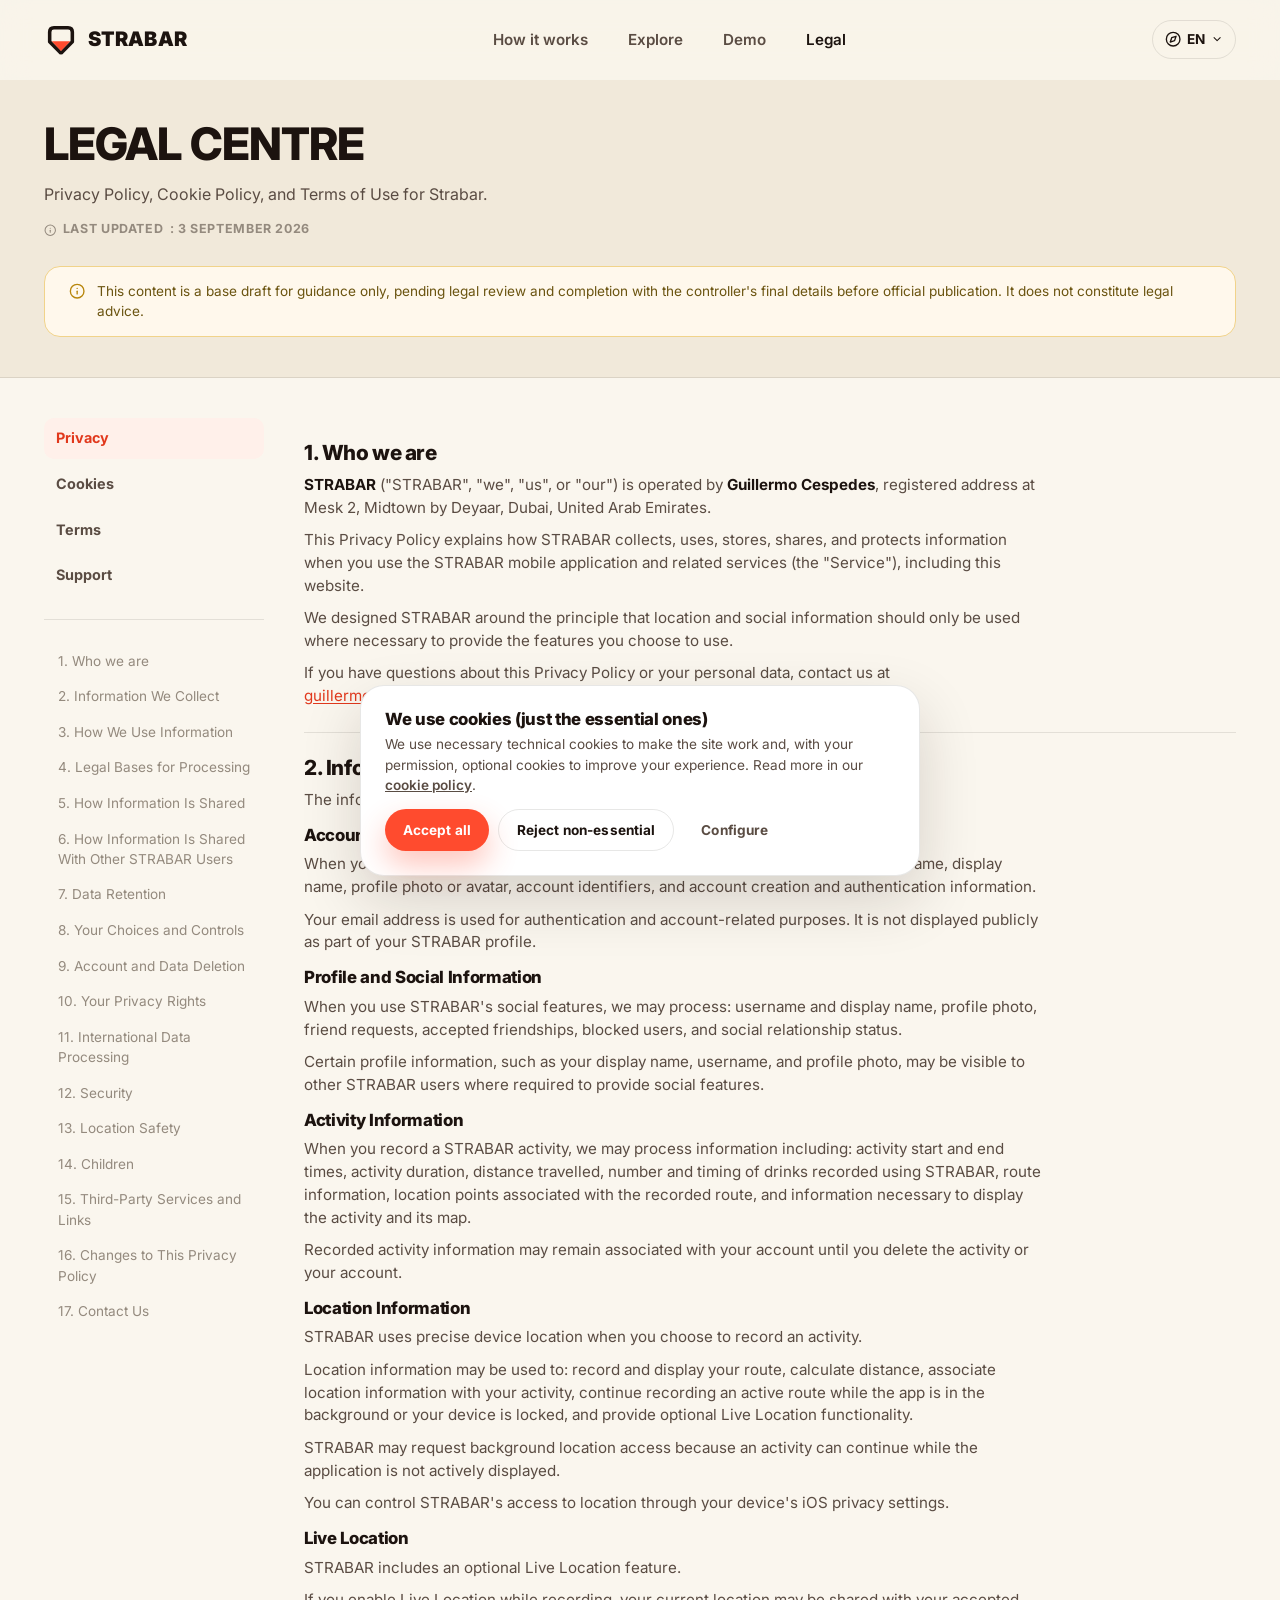
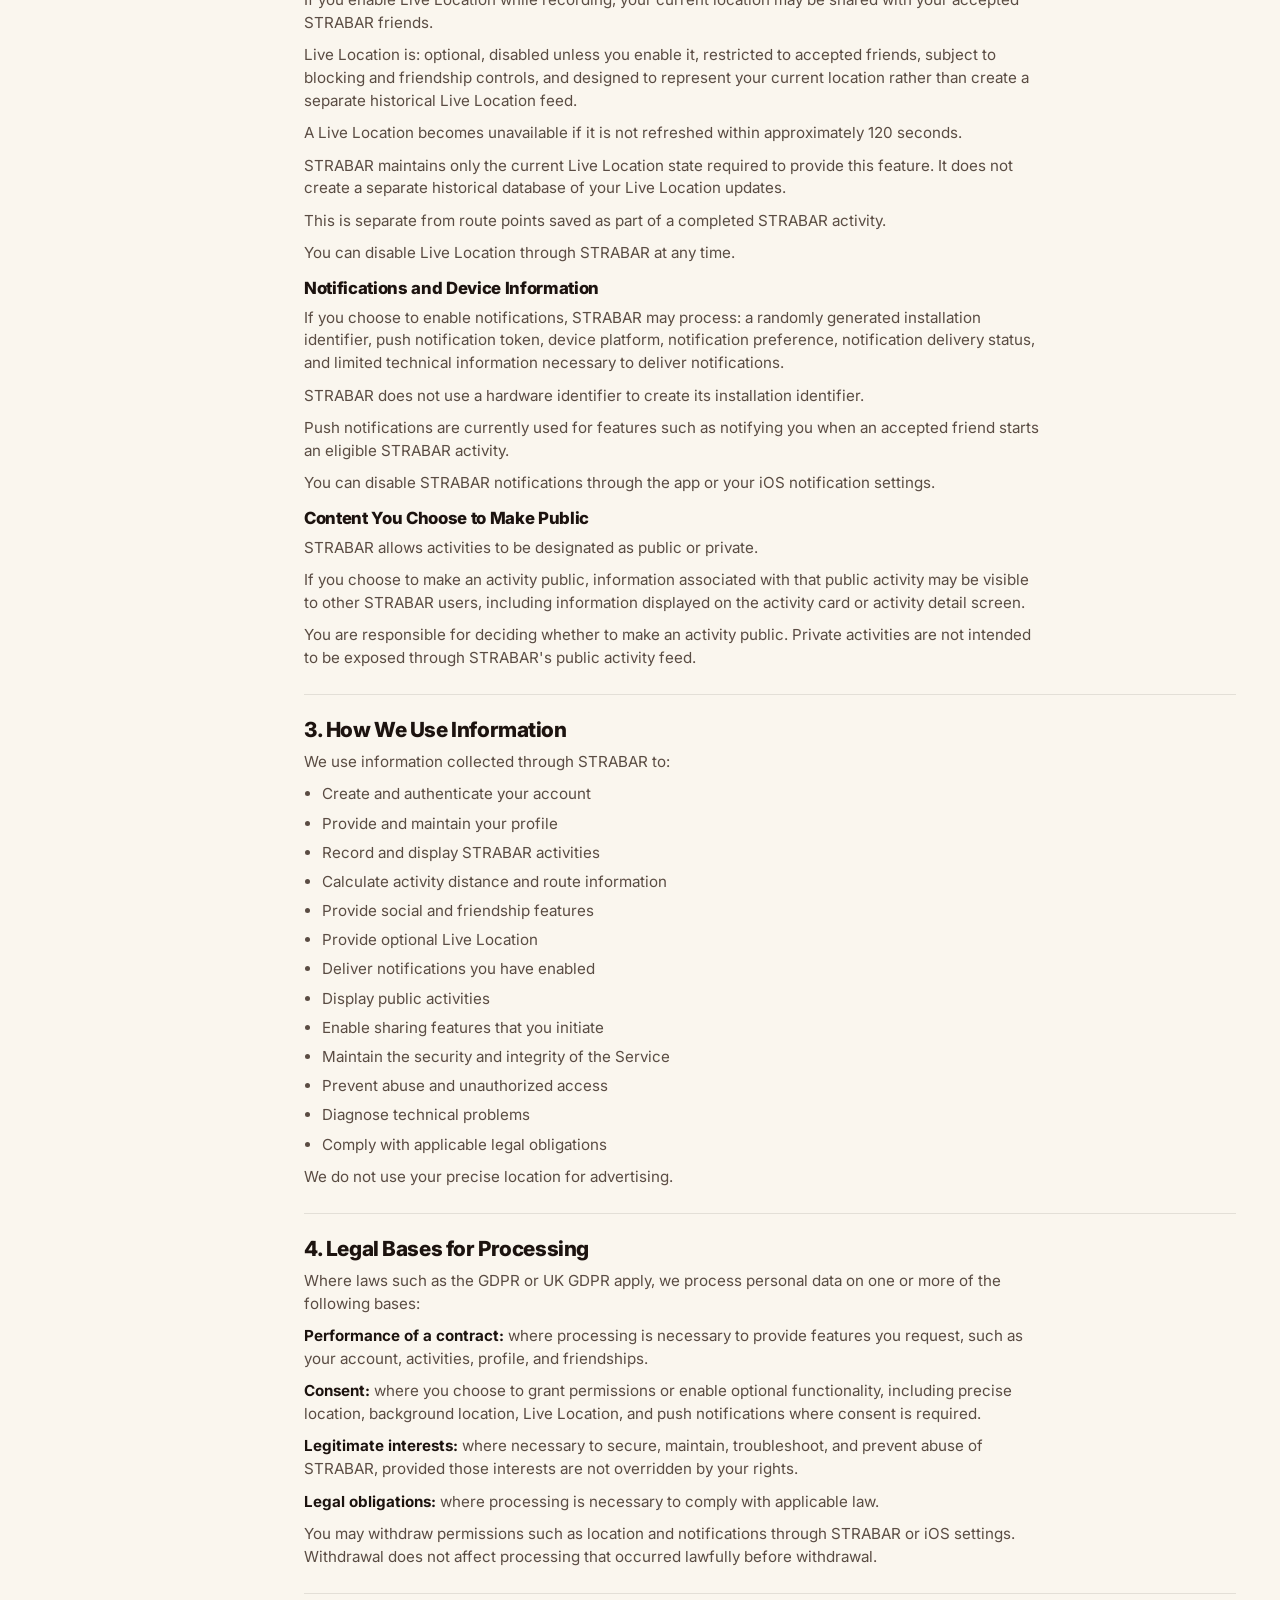
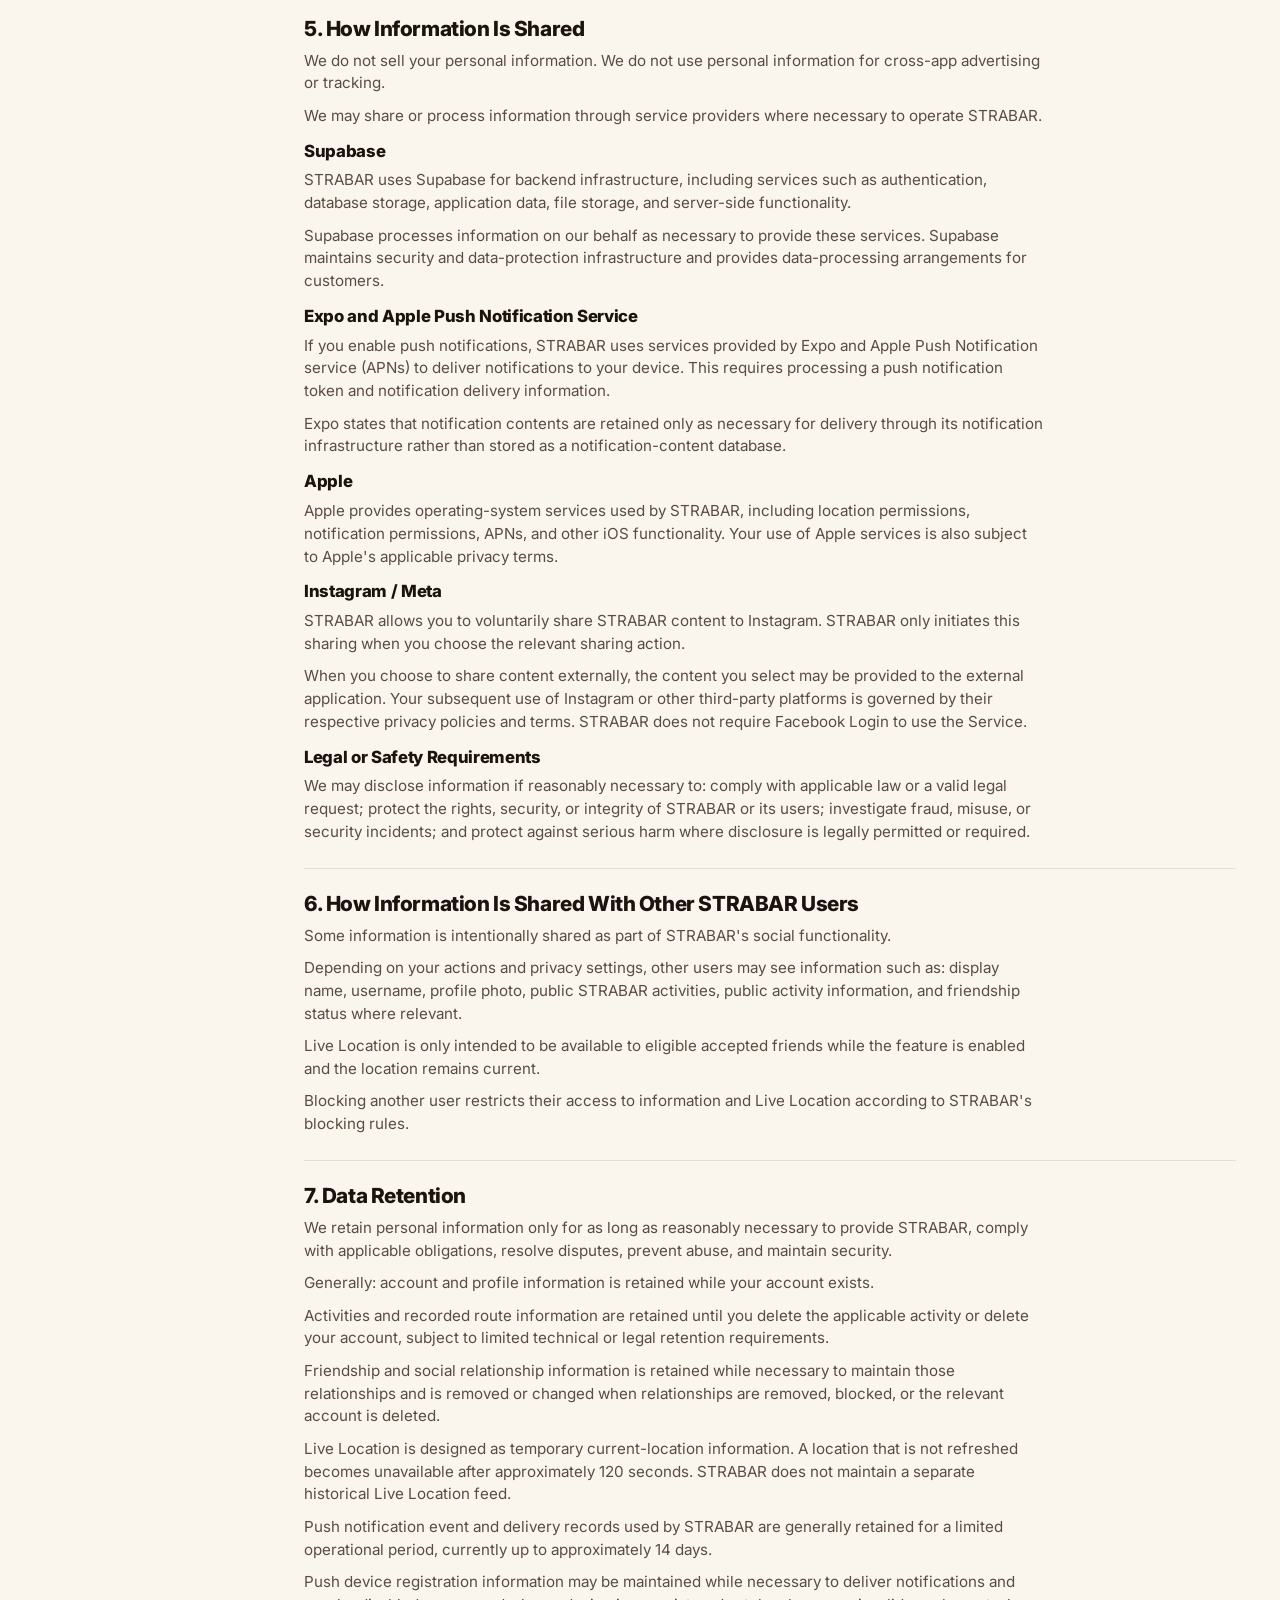
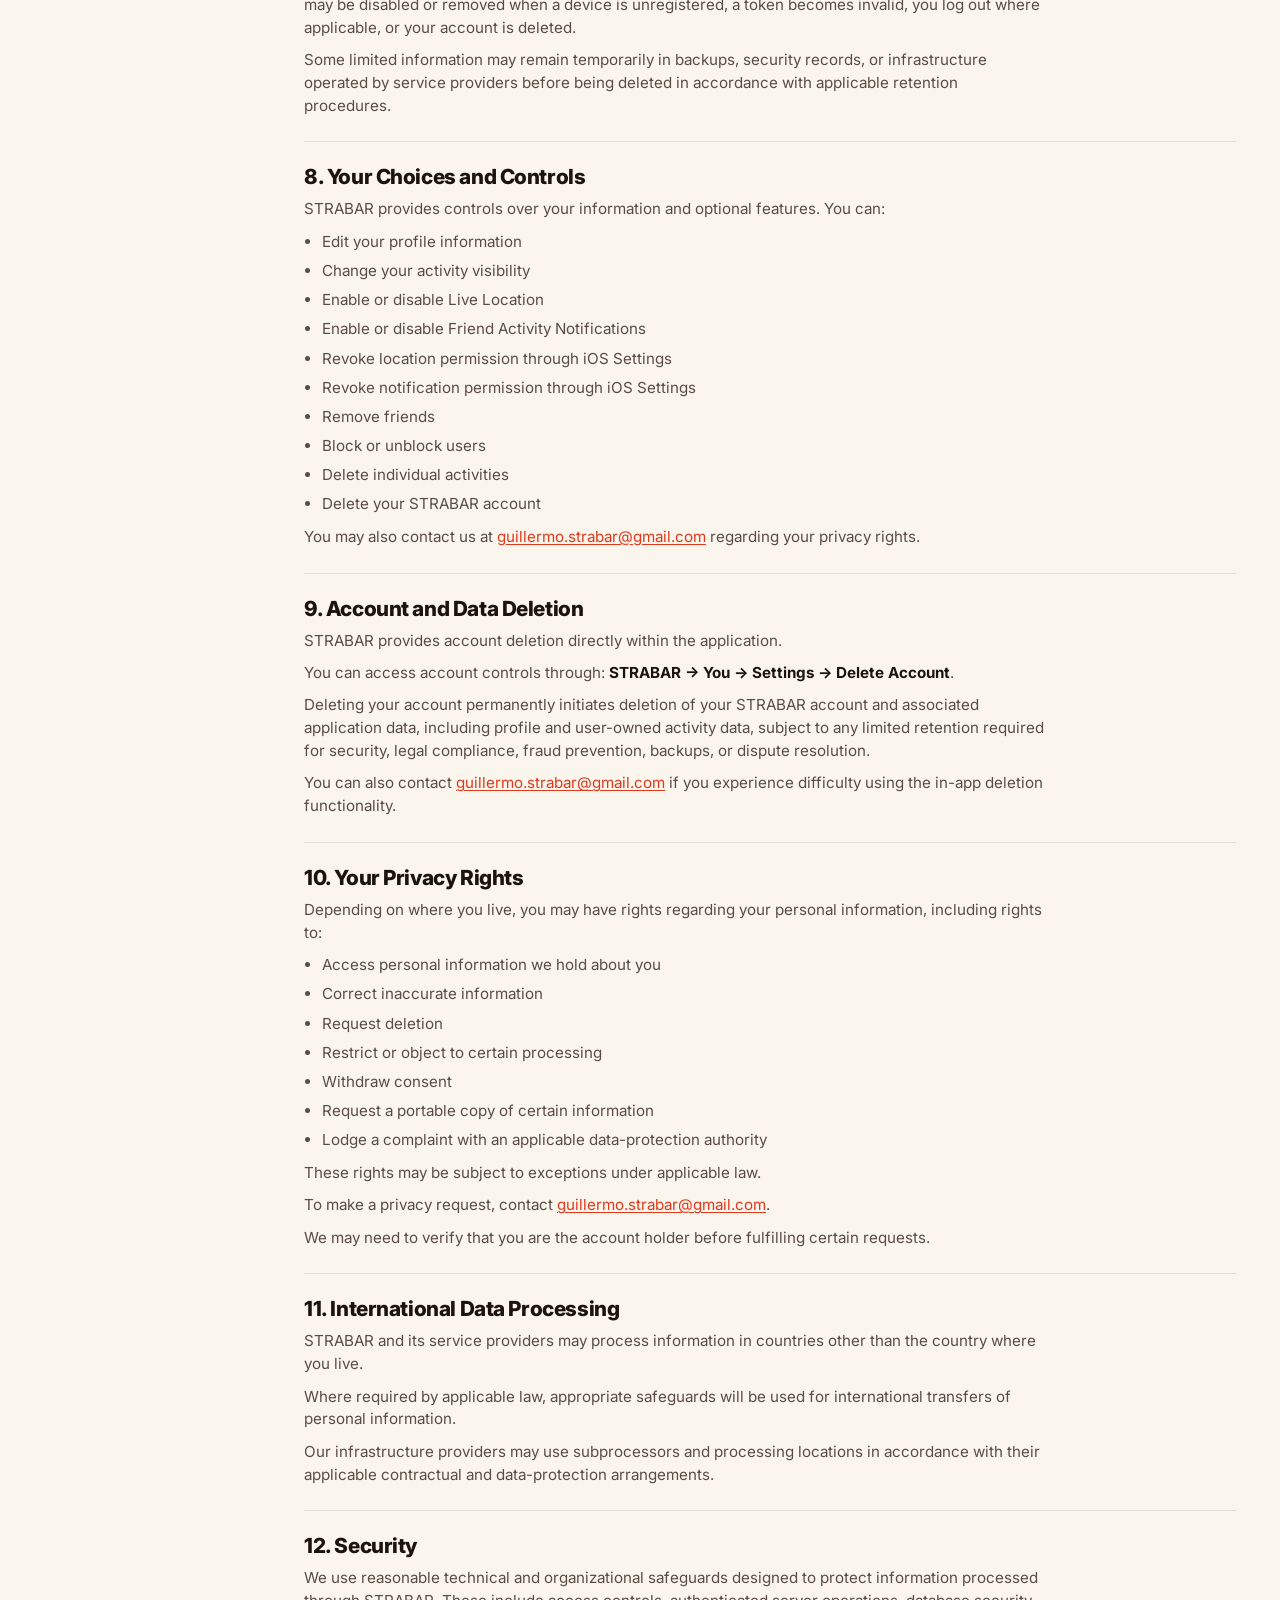
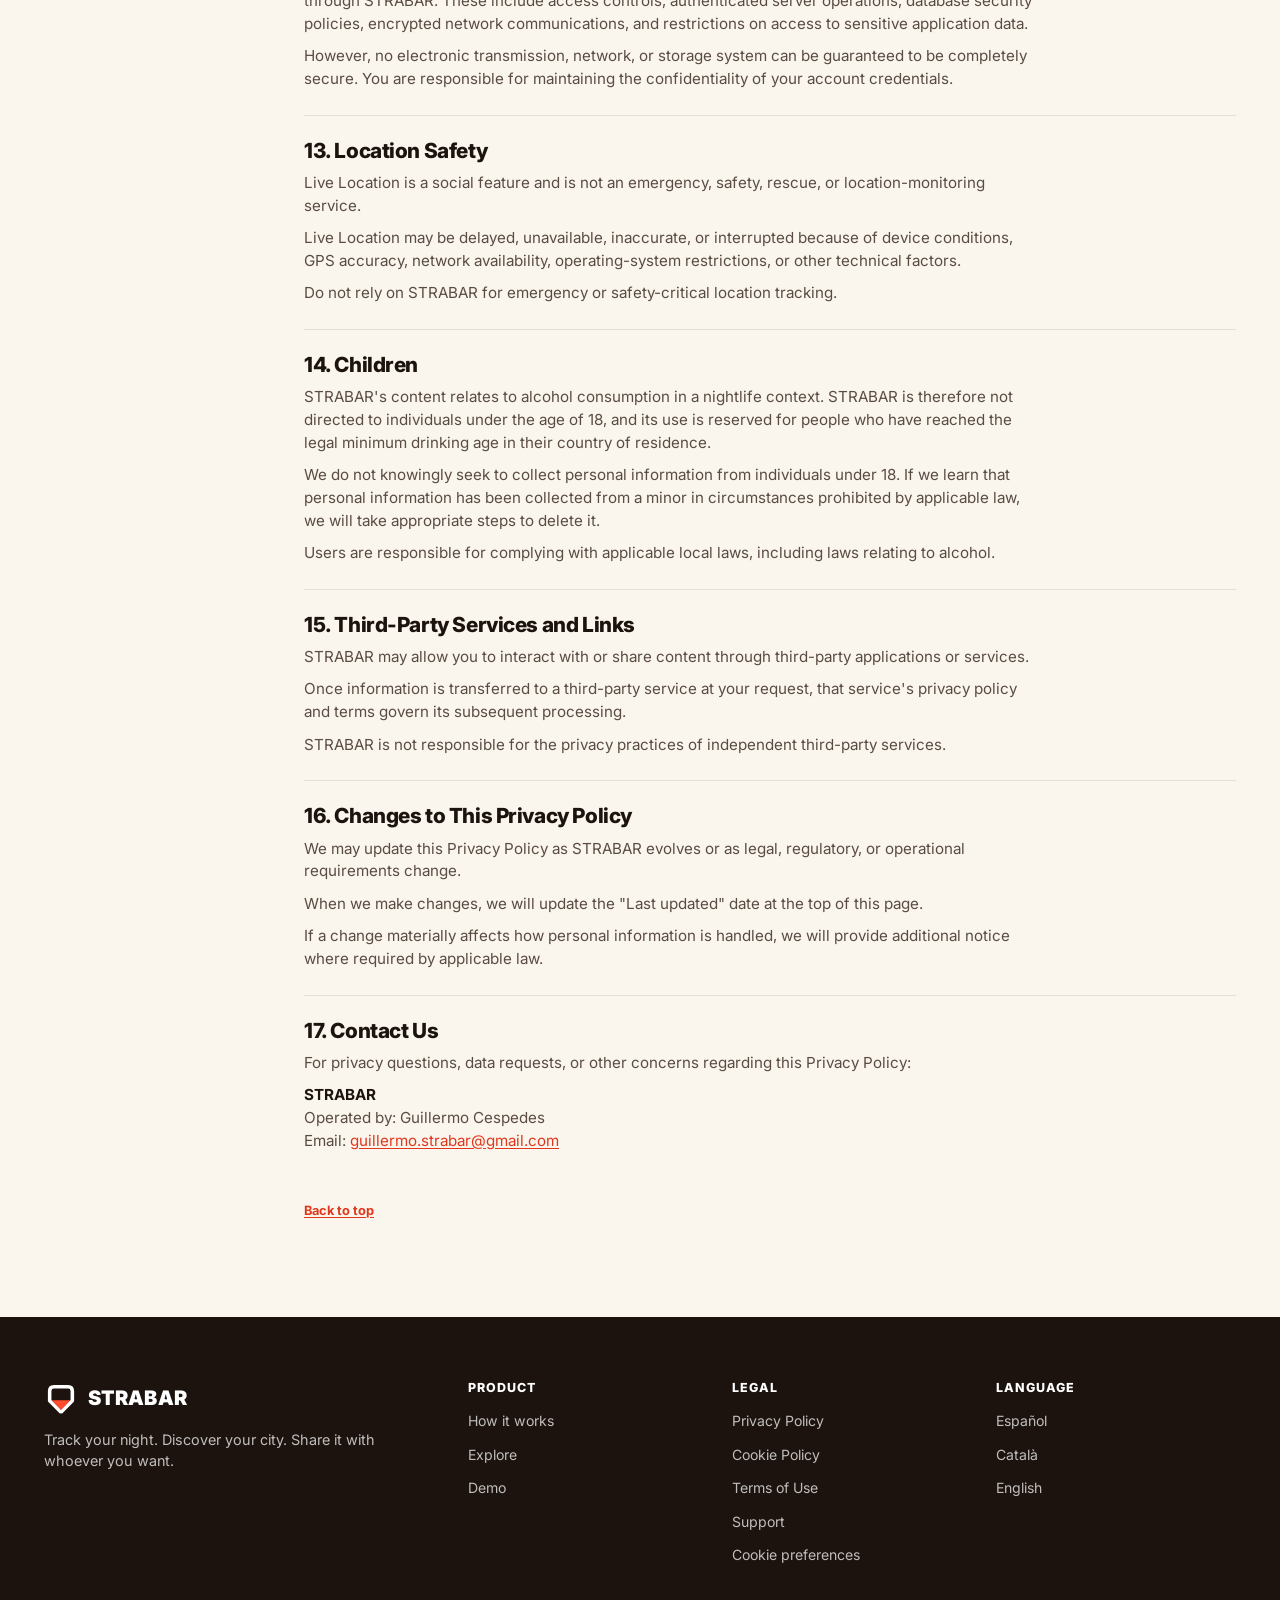
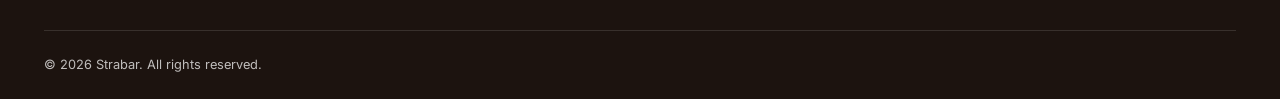
<file: legal.html>
<!DOCTYPE html>
<html lang="es">
  <head>
    <meta charset="UTF-8" />
    <meta name="viewport" content="width=device-width, initial-scale=1" />
    <title>Strabar — Legal</title>
    <meta name="description" content="Privacy Policy, Cookie Policy and Terms of Use for Strabar." />
    <meta name="theme-color" content="#FAF6EE" />
    <link rel="icon" href="data:image/svg+xml,%3Csvg xmlns='http://www.w3.org/2000/svg' viewBox='0 0 48 48'%3E%3Cpath d='M14,8 L34,8 Q40,8 40,14 L40,28 L26,42 Q24,45 22,42 L8,28 L8,14 Q8,8 14,8 Z' fill='none' stroke='%231C130F' stroke-width='5' stroke-linejoin='round' stroke-linecap='round'/%3E%3Cpath d='M11,27 L37,27 L25,40 Q24,42 23,40 Z' fill='%23FF4B2E'/%3E%3C/svg%3E" />

    <!-- Open Graph / social sharing preview -->
    <meta property="og:type" content="website" />
    <meta property="og:site_name" content="Strabar" />
    <meta property="og:title" content="Strabar — Legal" />
    <meta property="og:description" content="Privacy Policy, Cookie Policy and Terms of Use for Strabar." />
    <meta property="og:image" content="assets/images/og-image.png" />
    <meta property="og:image:width" content="1200" />
    <meta property="og:image:height" content="630" />
    <meta name="twitter:card" content="summary_large_image" />
    <meta name="twitter:title" content="Strabar — Legal" />
    <meta name="twitter:description" content="Privacy Policy, Cookie Policy and Terms of Use for Strabar." />
    <meta name="twitter:image" content="assets/images/og-image.png" />
    <link rel="preconnect" href="https://fonts.googleapis.com" />
    <link rel="preconnect" href="https://fonts.gstatic.com" crossorigin />
    <link href="https://fonts.googleapis.com/css2?family=Inter:wght@400;500;600;700;800;900&display=swap" rel="stylesheet" />
    <link rel="stylesheet" href="css/style.css" />
    <link rel="stylesheet" href="css/responsive.css" />
    <link rel="stylesheet" href="css/legal.css" />
  </head>
  <body id="top">
    <svg style="display: none" aria-hidden="true">
      <symbol id="icon-logo" viewBox="0 0 48 48">
        <path
          d="M14,8 L34,8 Q40,8 40,14 L40,28 L26,42 Q24,45 22,42 L8,28 L8,14 Q8,8 14,8 Z"
          fill="none"
          stroke="currentColor"
          stroke-width="5"
          stroke-linejoin="round"
          stroke-linecap="round"
        />
        <path d="M11,27 L37,27 L25,40 Q24,42 23,40 Z" fill="var(--color-primary)" stroke="none" />
      </symbol>
      <symbol id="icon-chevron-down" viewBox="0 0 24 24"><polyline points="6 9 12 15 18 9" /></symbol>
      <symbol id="icon-info" viewBox="0 0 24 24"><circle cx="12" cy="12" r="10" /><line x1="12" y1="16" x2="12" y2="12" /><line x1="12" y1="8" x2="12.01" y2="8" /></symbol>
      <symbol id="icon-x" viewBox="0 0 24 24"><line x1="18" y1="6" x2="6" y2="18" /><line x1="6" y1="6" x2="18" y2="18" /></symbol>
      <symbol id="icon-compass" viewBox="0 0 24 24"><circle cx="12" cy="12" r="10" /><polygon points="16.24 7.76 14.12 14.12 7.76 16.24 9.88 9.88 16.24 7.76" /></symbol>
      <symbol id="icon-arrow-up" viewBox="0 0 24 24"><line x1="12" y1="19" x2="12" y2="5" /><polyline points="5 12 12 5 19 12" /></symbol>
    </svg>

    <a class="skip-link" href="#main" data-i18n="nav.skip">Skip to main content</a>

    <!-- ===================== HEADER (shared) ===================== -->
    <header class="site-header">
      <div class="container">
        <a href="index.html" class="brand">
          <svg class="icon brand-mark" aria-hidden="true"><use href="#icon-logo" /></svg>
          <span class="brand-word">Strabar</span>
        </a>
        <nav class="nav-desktop" aria-label="Primary">
          <ul>
            <li><a href="index.html#how" data-i18n="nav.how">How it works</a></li>
            <li><a href="index.html#discover" data-i18n="nav.explore">Explore</a></li>
            <li><a href="index.html#demo" data-i18n="nav.demo">Demo</a></li>
            <li><a href="legal.html" aria-current="page" data-i18n="nav.legal">Legal</a></li>
          </ul>
        </nav>
        <div class="header-actions">
          <div class="lang-switch">
            <button class="lang-btn" aria-haspopup="true" aria-expanded="false">
              <svg class="icon" aria-hidden="true"><use href="#icon-compass" /></svg>
              <span data-lang-current-label>ES</span>
              <svg class="icon" aria-hidden="true" style="width: 0.9em; height: 0.9em"><use href="#icon-chevron-down" /></svg>
            </button>
            <div class="lang-menu" role="menu">
              <button class="lang-option" role="menuitemradio" data-lang-option="es" aria-checked="true">Español</button>
              <button class="lang-option" role="menuitemradio" data-lang-option="ca" aria-checked="false">Català</button>
              <button class="lang-option" role="menuitemradio" data-lang-option="en" aria-checked="false">English</button>
            </div>
          </div>
          <button class="hamburger" aria-label="Menu" aria-expanded="false" aria-controls="mobile-nav">
            <span></span><span></span><span></span>
          </button>
        </div>
      </div>
    </header>

    <nav id="mobile-nav" class="mobile-nav" aria-label="Mobile">
      <ul>
        <li><a href="index.html#how" data-i18n="nav.how">How it works</a></li>
        <li><a href="index.html#discover" data-i18n="nav.explore">Explore</a></li>
        <li><a href="index.html#demo" data-i18n="nav.demo">Demo</a></li>
        <li><a href="legal.html" data-i18n="nav.legal">Legal</a></li>
      </ul>
      <div class="mobile-nav-footer">
        <a href="index.html#demo" class="btn btn-primary btn-block" data-i18n="nav.cta">Try the demo</a>
        <div class="mobile-nav-langs">
          <button data-lang-option="es" aria-checked="true">ES</button>
          <button data-lang-option="ca" aria-checked="false">CA</button>
          <button data-lang-option="en" aria-checked="false">EN</button>
        </div>
      </div>
    </nav>

    <main id="main">
      <section class="legal-hero">
        <div class="container">
          <h1 data-i18n="legal.title">Legal centre</h1>
          <p data-i18n="legal.subtitle">Privacy Policy, Cookie Policy, and Terms of Use for Strabar.</p>
          <span class="legal-updated">
            <svg class="icon" style="width: 1em; height: 1em"><use href="#icon-info" /></svg>
            <span data-i18n="legal.updated">Last updated</span>: 3 September 2026
          </span>
          <div class="legal-disclaimer">
            <svg class="icon" aria-hidden="true"><use href="#icon-info" /></svg>
            <span data-i18n="legal.disclaimer">
              This content is a base draft for guidance only, pending legal review and completion with the
              controller's final details before official publication. It does not constitute legal advice.
            </span>
          </div>
        </div>
      </section>

      <div class="container legal-layout">
        <!-- Mobile tab bar -->
        <div class="legal-tabbar" role="tablist">
          <button class="is-active" data-doc-tab="privacy" data-i18n="legal.tabPrivacy">Privacy</button>
          <button data-doc-tab="cookies" data-i18n="legal.tabCookies">Cookies</button>
          <button data-doc-tab="terms" data-i18n="legal.tabTerms">Terms</button>
          <button data-doc-tab="support" data-i18n="legal.tabSupport">Support</button>
        </div>

        <!-- Desktop sidebar -->
        <aside class="legal-sidebar">
          <nav aria-label="Legal documents">
            <div class="legal-doc-switch">
              <button class="is-active" data-doc-tab="privacy" data-i18n="legal.tabPrivacy">Privacy</button>
              <button data-doc-tab="cookies" data-i18n="legal.tabCookies">Cookies</button>
              <button data-doc-tab="terms" data-i18n="legal.tabTerms">Terms</button>
              <button data-doc-tab="support" data-i18n="legal.tabSupport">Support</button>
            </div>
            <div class="legal-toc" data-legal-toc></div>
          </nav>
        </aside>

        <!-- Content -->
        <div>
          <!-- ============================================================
               PRIVACY POLICY
               ============================================================ -->
          <article class="legal-doc is-active" data-doc="privacy">
            <div class="i18n-block" data-lang="es">
              <section id="priv-1-es"><h2>1. Quiénes somos</h2>
                <p><strong>STRABAR</strong> ("STRABAR", "nosotros") está operada por <strong>Guillermo Cespedes</strong>, con domicilio en Mesk 2, Midtown by Deyaar, Dubái, Emiratos Árabes Unidos.</p>
                <p>Esta Política de Privacidad explica cómo STRABAR recopila, usa, almacena, comparte y protege la información cuando utilizas la aplicación móvil STRABAR y los servicios relacionados (el "Servicio"), incluida esta web.</p>
                <p>Hemos diseñado STRABAR bajo el principio de que la información de ubicación y social solo debe usarse cuando sea necesaria para ofrecer las funciones que decides utilizar.</p>
                <p>Si tienes preguntas sobre esta Política de Privacidad o tus datos personales, contáctanos en <a href="mailto:guillermo.strabar@gmail.com">guillermo.strabar@gmail.com</a>.</p>
              </section>
              <section id="priv-2-es"><h2>2. Información que recopilamos</h2>
                <p>La información que recopila STRABAR depende de las funciones que utilices.</p>
                <h3>Información de la cuenta</h3>
                <p>Cuando creas y usas una cuenta de STRABAR, podemos tratar: correo electrónico, nombre de usuario, nombre visible, foto de perfil o avatar, identificadores de cuenta, e información de creación y autenticación de la cuenta.</p>
                <p>Tu correo electrónico se utiliza para autenticación y gestión de la cuenta. No se muestra públicamente en tu perfil de STRABAR.</p>
                <h3>Perfil e información social</h3>
                <p>Cuando usas las funciones sociales de STRABAR, podemos tratar: nombre de usuario y nombre visible, foto de perfil, solicitudes de amistad, amistades aceptadas, usuarios bloqueados y el estado de tus relaciones sociales.</p>
                <p>Cierta información de perfil, como tu nombre visible, nombre de usuario y foto de perfil, puede ser visible para otras personas usuarias de STRABAR cuando sea necesario para ofrecer las funciones sociales.</p>
                <h3>Información de actividad</h3>
                <p>Cuando registras una actividad STRABAR, podemos tratar información como: hora de inicio y fin de la actividad, duración de la actividad, distancia recorrida, número y momento de las cervezas registradas con STRABAR, información de la ruta, puntos de ubicación asociados a la ruta registrada, e información necesaria para mostrar la actividad y su mapa.</p>
                <p>La información de actividad registrada puede permanecer asociada a tu cuenta hasta que elimines la actividad o tu cuenta.</p>
                <h3>Información de ubicación</h3>
                <p>STRABAR utiliza la ubicación precisa del dispositivo cuando decides grabar una actividad.</p>
                <p>La información de ubicación puede usarse para: registrar y mostrar tu ruta, calcular la distancia, asociar la ubicación a tu actividad, continuar registrando una ruta activa mientras la app está en segundo plano o el dispositivo bloqueado, y ofrecer la función opcional de Ubicación en Directo.</p>
                <p>STRABAR puede solicitar acceso a la ubicación en segundo plano porque una actividad puede continuar mientras la aplicación no se muestra activamente.</p>
                <p>Puedes controlar el acceso de STRABAR a la ubicación desde los ajustes de privacidad de tu dispositivo iOS.</p>
                <h3>Ubicación en Directo</h3>
                <p>STRABAR incluye una función opcional de Ubicación en Directo.</p>
                <p>Si activas la Ubicación en Directo mientras grabas, tu ubicación actual puede compartirse con tus amigos aceptados en STRABAR.</p>
                <p>La Ubicación en Directo es: opcional, está desactivada salvo que la actives, se restringe a amigos aceptados, está sujeta a los controles de bloqueo y de amistad, y está diseñada para representar tu ubicación actual, no para crear un historial independiente de Ubicación en Directo.</p>
                <p>Una Ubicación en Directo deja de estar disponible si no se actualiza en aproximadamente 120 segundos.</p>
                <p>STRABAR mantiene únicamente el estado actual de Ubicación en Directo necesario para ofrecer esta función. No crea una base de datos histórica independiente de tus actualizaciones de Ubicación en Directo.</p>
                <p>Esto es distinto de los puntos de ruta guardados como parte de una actividad STRABAR ya finalizada.</p>
                <p>Puedes desactivar la Ubicación en Directo desde STRABAR en cualquier momento.</p>
                <h3>Notificaciones e información del dispositivo</h3>
                <p>Si decides activar las notificaciones, STRABAR puede tratar: un identificador de instalación generado aleatoriamente, el token de notificaciones push, la plataforma del dispositivo, tus preferencias de notificación, el estado de entrega de las notificaciones, e información técnica limitada necesaria para entregarlas.</p>
                <p>STRABAR no utiliza un identificador de hardware para crear su identificador de instalación.</p>
                <p>Las notificaciones push se usan actualmente para funciones como avisarte cuando un amigo aceptado inicia una actividad STRABAR elegible.</p>
                <p>Puedes desactivar las notificaciones de STRABAR desde la app o desde los ajustes de notificaciones de iOS.</p>
                <h3>Contenido que decides hacer público</h3>
                <p>STRABAR permite marcar las actividades como públicas o privadas.</p>
                <p>Si decides hacer pública una actividad, la información asociada a esa actividad pública puede ser visible para otras personas usuarias de STRABAR, incluida la información mostrada en la tarjeta o en la pantalla de detalle de la actividad.</p>
                <p>Eres responsable de decidir si haces pública una actividad. Las actividades privadas no están destinadas a mostrarse en el feed público de actividades de STRABAR.</p>
              </section>
              <section id="priv-3-es"><h2>3. Cómo utilizamos la información</h2>
                <p>Utilizamos la información recopilada a través de STRABAR para:</p>
                <ul>
                  <li>Crear y autenticar tu cuenta</li>
                  <li>Proporcionar y mantener tu perfil</li>
                  <li>Registrar y mostrar actividades STRABAR</li>
                  <li>Calcular la distancia y la información de ruta de la actividad</li>
                  <li>Ofrecer funciones sociales y de amistad</li>
                  <li>Ofrecer la Ubicación en Directo opcional</li>
                  <li>Entregar las notificaciones que hayas activado</li>
                  <li>Mostrar actividades públicas</li>
                  <li>Habilitar funciones de compartir que tú inicies</li>
                  <li>Mantener la seguridad e integridad del Servicio</li>
                  <li>Prevenir abusos y accesos no autorizados</li>
                  <li>Diagnosticar problemas técnicos</li>
                  <li>Cumplir con las obligaciones legales aplicables</li>
                </ul>
                <p>No utilizamos tu ubicación precisa con fines publicitarios.</p>
              </section>
              <section id="priv-4-es"><h2>4. Bases jurídicas del tratamiento</h2>
                <p>Cuando resulten aplicables normativas como el RGPD o el RGPD del Reino Unido, tratamos los datos personales sobre una o varias de las siguientes bases:</p>
                <p><strong>Ejecución de un contrato:</strong> cuando el tratamiento es necesario para ofrecer las funciones que solicitas, como tu cuenta, actividades, perfil y amistades.</p>
                <p><strong>Consentimiento:</strong> cuando decides conceder permisos o activar funciones opcionales, incluidas la ubicación precisa, la ubicación en segundo plano, la Ubicación en Directo y las notificaciones push, cuando el consentimiento sea necesario.</p>
                <p><strong>Interés legítimo:</strong> cuando sea necesario para proteger, mantener, solucionar problemas y prevenir abusos en STRABAR, siempre que esos intereses no se vean superados por tus derechos.</p>
                <p><strong>Obligaciones legales:</strong> cuando el tratamiento sea necesario para cumplir con la normativa aplicable.</p>
                <p>Puedes retirar permisos como la ubicación y las notificaciones desde STRABAR o desde los ajustes de iOS. Retirarlos no afecta al tratamiento realizado lícitamente antes de la retirada.</p>
              </section>
              <section id="priv-5-es"><h2>5. Cómo se comparte la información</h2>
                <p>No vendemos tu información personal. No utilizamos información personal para publicidad ni seguimiento entre aplicaciones.</p>
                <p>Podemos compartir o tratar información a través de proveedores de servicios cuando sea necesario para operar STRABAR.</p>
                <h3>Supabase</h3>
                <p>STRABAR utiliza Supabase para su infraestructura backend, incluyendo servicios como autenticación, almacenamiento de base de datos, datos de la aplicación, almacenamiento de archivos y funcionalidad del servidor.</p>
                <p>Supabase trata información en nuestro nombre según sea necesario para prestar estos servicios. Supabase mantiene infraestructura de seguridad y protección de datos y ofrece acuerdos de tratamiento de datos a sus clientes.</p>
                <h3>Expo y Apple Push Notification Service</h3>
                <p>Si activas las notificaciones push, STRABAR utiliza los servicios de Expo y de Apple Push Notification service (APNs) para entregarlas a tu dispositivo. Esto requiere tratar un token de notificaciones push e información sobre la entrega de las notificaciones.</p>
                <p>Expo indica que el contenido de las notificaciones se conserva únicamente durante el tiempo necesario para su entrega a través de su infraestructura de notificaciones, no como una base de datos de contenido de notificaciones.</p>
                <h3>Apple</h3>
                <p>Apple presta servicios del sistema operativo utilizados por STRABAR, incluyendo permisos de ubicación, permisos de notificación, APNs y otras funcionalidades de iOS. El uso que hagas de los servicios de Apple está también sujeto a las condiciones de privacidad aplicables de Apple.</p>
                <h3>Instagram / Meta</h3>
                <p>STRABAR te permite compartir voluntariamente contenido de STRABAR en Instagram. STRABAR solo inicia ese proceso de compartición cuando eliges la acción correspondiente.</p>
                <p>Cuando decides compartir contenido externamente, el contenido que selecciones puede facilitarse a la aplicación externa. El uso posterior que hagas de Instagram u otras plataformas de terceros se rige por sus propias políticas de privacidad y condiciones. STRABAR no requiere Facebook Login para usar el Servicio.</p>
                <h3>Requisitos legales o de seguridad</h3>
                <p>Podemos revelar información cuando sea razonablemente necesario para: cumplir con la ley aplicable o una solicitud legal válida; proteger los derechos, la seguridad o la integridad de STRABAR o de sus usuarios; investigar fraudes, usos indebidos o incidentes de seguridad; y protegernos frente a daños graves cuando la divulgación esté legalmente permitida o sea requerida.</p>
              </section>
              <section id="priv-6-es"><h2>6. Cómo se comparte la información con otras personas usuarias de STRABAR</h2>
                <p>Parte de la información se comparte intencionadamente como parte de las funciones sociales de STRABAR.</p>
                <p>Según tus acciones y ajustes de privacidad, otras personas usuarias pueden ver información como: nombre visible, nombre de usuario, foto de perfil, actividades públicas de STRABAR, información de actividades públicas y el estado de amistad cuando corresponda.</p>
                <p>La Ubicación en Directo solo está destinada a estar disponible para amigos aceptados y elegibles mientras la función esté activada y la ubicación siga siendo actual.</p>
                <p>Bloquear a otra persona usuaria restringe su acceso a tu información y a tu Ubicación en Directo conforme a las reglas de bloqueo de STRABAR.</p>
              </section>
              <section id="priv-7-es"><h2>7. Conservación de datos</h2>
                <p>Conservamos la información personal solo durante el tiempo razonablemente necesario para prestar STRABAR, cumplir con las obligaciones aplicables, resolver disputas, prevenir abusos y mantener la seguridad.</p>
                <p>Con carácter general: la información de cuenta y perfil se conserva mientras exista tu cuenta.</p>
                <p>Las actividades y la información de ruta registrada se conservan hasta que elimines la actividad correspondiente o tu cuenta, sujeto a requisitos técnicos o legales de conservación limitados.</p>
                <p>La información de amistades y relaciones sociales se conserva mientras sea necesaria para mantener esas relaciones, y se elimina o modifica cuando se eliminan relaciones, se bloquea a alguien o se elimina la cuenta correspondiente.</p>
                <p>La Ubicación en Directo está diseñada como información de ubicación actual y temporal. Una ubicación que no se actualiza deja de estar disponible pasados aproximadamente 120 segundos. STRABAR no mantiene un historial independiente de Ubicación en Directo.</p>
                <p>Los registros de eventos y entrega de notificaciones push que utiliza STRABAR se conservan generalmente durante un periodo operativo limitado, actualmente hasta 14 días aproximadamente.</p>
                <p>La información de registro del dispositivo para notificaciones push puede mantenerse mientras sea necesaria para entregarlas, y puede desactivarse o eliminarse cuando se da de baja un dispositivo, un token deja de ser válido, cierras sesión cuando corresponda, o se elimina tu cuenta.</p>
                <p>Cierta información limitada puede permanecer temporalmente en copias de seguridad, registros de seguridad o infraestructura operada por proveedores de servicios antes de eliminarse conforme a los procedimientos de conservación aplicables.</p>
              </section>
              <section id="priv-8-es"><h2>8. Tus opciones y controles</h2>
                <p>STRABAR ofrece controles sobre tu información y sus funciones opcionales. Puedes:</p>
                <ul>
                  <li>Editar la información de tu perfil</li>
                  <li>Cambiar la visibilidad de tus actividades</li>
                  <li>Activar o desactivar la Ubicación en Directo</li>
                  <li>Activar o desactivar las notificaciones de actividad de amigos</li>
                  <li>Revocar el permiso de ubicación desde los ajustes de iOS</li>
                  <li>Revocar el permiso de notificaciones desde los ajustes de iOS</li>
                  <li>Eliminar amigos</li>
                  <li>Bloquear o desbloquear usuarios</li>
                  <li>Eliminar actividades individuales</li>
                  <li>Eliminar tu cuenta de STRABAR</li>
                </ul>
                <p>También puedes contactarnos en <a href="mailto:guillermo.strabar@gmail.com">guillermo.strabar@gmail.com</a> sobre tus derechos de privacidad.</p>
              </section>
              <section id="priv-9-es"><h2>9. Cuenta y eliminación de datos</h2>
                <p>STRABAR permite eliminar la cuenta directamente desde la aplicación.</p>
                <p>Puedes acceder a los controles de la cuenta desde: <strong>STRABAR → Tú → Ajustes → Eliminar cuenta</strong>.</p>
                <p>Eliminar tu cuenta inicia de forma permanente la eliminación de tu cuenta de STRABAR y de los datos de la aplicación asociados, incluida la información de perfil y las actividades de tu propiedad, sujeto a la conservación limitada que pueda ser necesaria por motivos de seguridad, cumplimiento legal, prevención de fraude, copias de seguridad o resolución de disputas.</p>
                <p>También puedes contactar con <a href="mailto:guillermo.strabar@gmail.com">guillermo.strabar@gmail.com</a> si tienes dificultades para usar la función de eliminación dentro de la app.</p>
              </section>
              <section id="priv-10-es"><h2>10. Tus derechos de privacidad</h2>
                <p>Según dónde vivas, puedes tener derechos sobre tu información personal, incluidos los derechos a:</p>
                <ul>
                  <li>Acceder a la información personal que tenemos sobre ti</li>
                  <li>Corregir información inexacta</li>
                  <li>Solicitar la eliminación</li>
                  <li>Restringir u oponerte a determinados tratamientos</li>
                  <li>Retirar el consentimiento</li>
                  <li>Solicitar una copia portable de cierta información</li>
                  <li>Presentar una reclamación ante la autoridad de protección de datos que corresponda</li>
                </ul>
                <p>Estos derechos pueden estar sujetos a excepciones previstas en la normativa aplicable.</p>
                <p>Para realizar una solicitud de privacidad, contacta con <a href="mailto:guillermo.strabar@gmail.com">guillermo.strabar@gmail.com</a>.</p>
                <p>Podemos necesitar verificar que eres la persona titular de la cuenta antes de atender determinadas solicitudes.</p>
              </section>
              <section id="priv-11-es"><h2>11. Tratamiento internacional de datos</h2>
                <p>STRABAR y sus proveedores de servicios pueden tratar información en países distintos de aquel en el que resides.</p>
                <p>Cuando la normativa aplicable lo exija, se utilizarán las garantías adecuadas para las transferencias internacionales de información personal.</p>
                <p>Nuestros proveedores de infraestructura pueden emplear subencargados y ubicaciones de tratamiento conforme a sus propios acuerdos contractuales y de protección de datos.</p>
              </section>
              <section id="priv-12-es"><h2>12. Seguridad</h2>
                <p>Aplicamos medidas técnicas y organizativas razonables diseñadas para proteger la información tratada a través de STRABAR. Estas incluyen controles de acceso, operaciones de servidor autenticadas, políticas de seguridad de base de datos, comunicaciones de red cifradas y restricciones al acceso a datos sensibles de la aplicación.</p>
                <p>No obstante, ninguna transmisión electrónica, red o sistema de almacenamiento puede garantizarse completamente seguro. Eres responsable de mantener la confidencialidad de las credenciales de tu cuenta.</p>
              </section>
              <section id="priv-13-es"><h2>13. Seguridad de la ubicación</h2>
                <p>La Ubicación en Directo es una función social y no es un servicio de emergencia, rescate, seguridad o monitorización de ubicación.</p>
                <p>La Ubicación en Directo puede retrasarse, no estar disponible, ser inexacta o interrumpirse debido a las condiciones del dispositivo, la precisión del GPS, la disponibilidad de red, las restricciones del sistema operativo u otros factores técnicos.</p>
                <p>No confíes en STRABAR para el seguimiento de ubicación en situaciones de emergencia o críticas para la seguridad.</p>
              </section>
              <section id="priv-14-es"><h2>14. Menores</h2>
                <p>El contenido de STRABAR está relacionado con el consumo de bebidas alcohólicas en un contexto de ocio nocturno. Por ello, STRABAR no está dirigida a menores de 18 años y su uso está reservado a personas que hayan alcanzado la edad legal mínima para el consumo de alcohol en su país de residencia.</p>
                <p>No pretendemos recopilar de forma consciente información personal de menores de 18 años. Si tenemos conocimiento de que se ha recopilado información personal de un menor en circunstancias prohibidas por la normativa aplicable, tomaremos las medidas oportunas para eliminarla.</p>
                <p>Las personas usuarias son responsables de cumplir con la normativa local aplicable, incluida la relativa al consumo de alcohol.</p>
              </section>
              <section id="priv-15-es"><h2>15. Servicios y enlaces de terceros</h2>
                <p>STRABAR puede permitirte interactuar con aplicaciones o servicios de terceros, o compartir contenido a través de ellos.</p>
                <p>Una vez que la información se transfiere a un servicio de terceros a petición tuya, la política de privacidad y las condiciones de ese servicio rigen su tratamiento posterior.</p>
                <p>STRABAR no se responsabiliza de las prácticas de privacidad de servicios independientes de terceros.</p>
              </section>
              <section id="priv-16-es"><h2>16. Cambios en esta Política de Privacidad</h2>
                <p>Podemos actualizar esta Política de Privacidad a medida que STRABAR evolucione o cambien los requisitos legales, regulatorios u operativos.</p>
                <p>Cuando realicemos cambios, actualizaremos la fecha de "Última actualización" en la parte superior de esta página.</p>
                <p>Si un cambio afecta de forma sustancial a cómo se trata la información personal, ofreceremos un aviso adicional cuando la normativa aplicable lo exija.</p>
              </section>
              <section id="priv-17-es"><h2>17. Contacto</h2>
                <p>Para preguntas de privacidad, solicitudes de datos u otras cuestiones relacionadas con esta Política de Privacidad:</p>
                <p><strong>STRABAR</strong><br />Operada por: Guillermo Cespedes<br />Correo: <a href="mailto:guillermo.strabar@gmail.com">guillermo.strabar@gmail.com</a></p>
              </section>
            </div>

            <div class="i18n-block" data-lang="en" style="display: none">
              <section id="priv-1-en"><h2>1. Who we are</h2>
                <p><strong>STRABAR</strong> ("STRABAR", "we", "us", or "our") is operated by <strong>Guillermo Cespedes</strong>, registered address at Mesk 2, Midtown by Deyaar, Dubai, United Arab Emirates.</p>
                <p>This Privacy Policy explains how STRABAR collects, uses, stores, shares, and protects information when you use the STRABAR mobile application and related services (the "Service"), including this website.</p>
                <p>We designed STRABAR around the principle that location and social information should only be used where necessary to provide the features you choose to use.</p>
                <p>If you have questions about this Privacy Policy or your personal data, contact us at <a href="mailto:guillermo.strabar@gmail.com">guillermo.strabar@gmail.com</a>.</p>
              </section>
              <section id="priv-2-en"><h2>2. Information We Collect</h2>
                <p>The information STRABAR collects depends on the features you use.</p>
                <h3>Account Information</h3>
                <p>When you create and use a STRABAR account, we may process: email address, username, display name, profile photo or avatar, account identifiers, and account creation and authentication information.</p>
                <p>Your email address is used for authentication and account-related purposes. It is not displayed publicly as part of your STRABAR profile.</p>
                <h3>Profile and Social Information</h3>
                <p>When you use STRABAR's social features, we may process: username and display name, profile photo, friend requests, accepted friendships, blocked users, and social relationship status.</p>
                <p>Certain profile information, such as your display name, username, and profile photo, may be visible to other STRABAR users where required to provide social features.</p>
                <h3>Activity Information</h3>
                <p>When you record a STRABAR activity, we may process information including: activity start and end times, activity duration, distance travelled, number and timing of drinks recorded using STRABAR, route information, location points associated with the recorded route, and information necessary to display the activity and its map.</p>
                <p>Recorded activity information may remain associated with your account until you delete the activity or your account.</p>
                <h3>Location Information</h3>
                <p>STRABAR uses precise device location when you choose to record an activity.</p>
                <p>Location information may be used to: record and display your route, calculate distance, associate location information with your activity, continue recording an active route while the app is in the background or your device is locked, and provide optional Live Location functionality.</p>
                <p>STRABAR may request background location access because an activity can continue while the application is not actively displayed.</p>
                <p>You can control STRABAR's access to location through your device's iOS privacy settings.</p>
                <h3>Live Location</h3>
                <p>STRABAR includes an optional Live Location feature.</p>
                <p>If you enable Live Location while recording, your current location may be shared with your accepted STRABAR friends.</p>
                <p>Live Location is: optional, disabled unless you enable it, restricted to accepted friends, subject to blocking and friendship controls, and designed to represent your current location rather than create a separate historical Live Location feed.</p>
                <p>A Live Location becomes unavailable if it is not refreshed within approximately 120 seconds.</p>
                <p>STRABAR maintains only the current Live Location state required to provide this feature. It does not create a separate historical database of your Live Location updates.</p>
                <p>This is separate from route points saved as part of a completed STRABAR activity.</p>
                <p>You can disable Live Location through STRABAR at any time.</p>
                <h3>Notifications and Device Information</h3>
                <p>If you choose to enable notifications, STRABAR may process: a randomly generated installation identifier, push notification token, device platform, notification preference, notification delivery status, and limited technical information necessary to deliver notifications.</p>
                <p>STRABAR does not use a hardware identifier to create its installation identifier.</p>
                <p>Push notifications are currently used for features such as notifying you when an accepted friend starts an eligible STRABAR activity.</p>
                <p>You can disable STRABAR notifications through the app or your iOS notification settings.</p>
                <h3>Content You Choose to Make Public</h3>
                <p>STRABAR allows activities to be designated as public or private.</p>
                <p>If you choose to make an activity public, information associated with that public activity may be visible to other STRABAR users, including information displayed on the activity card or activity detail screen.</p>
                <p>You are responsible for deciding whether to make an activity public. Private activities are not intended to be exposed through STRABAR's public activity feed.</p>
              </section>
              <section id="priv-3-en"><h2>3. How We Use Information</h2>
                <p>We use information collected through STRABAR to:</p>
                <ul>
                  <li>Create and authenticate your account</li>
                  <li>Provide and maintain your profile</li>
                  <li>Record and display STRABAR activities</li>
                  <li>Calculate activity distance and route information</li>
                  <li>Provide social and friendship features</li>
                  <li>Provide optional Live Location</li>
                  <li>Deliver notifications you have enabled</li>
                  <li>Display public activities</li>
                  <li>Enable sharing features that you initiate</li>
                  <li>Maintain the security and integrity of the Service</li>
                  <li>Prevent abuse and unauthorized access</li>
                  <li>Diagnose technical problems</li>
                  <li>Comply with applicable legal obligations</li>
                </ul>
                <p>We do not use your precise location for advertising.</p>
              </section>
              <section id="priv-4-en"><h2>4. Legal Bases for Processing</h2>
                <p>Where laws such as the GDPR or UK GDPR apply, we process personal data on one or more of the following bases:</p>
                <p><strong>Performance of a contract:</strong> where processing is necessary to provide features you request, such as your account, activities, profile, and friendships.</p>
                <p><strong>Consent:</strong> where you choose to grant permissions or enable optional functionality, including precise location, background location, Live Location, and push notifications where consent is required.</p>
                <p><strong>Legitimate interests:</strong> where necessary to secure, maintain, troubleshoot, and prevent abuse of STRABAR, provided those interests are not overridden by your rights.</p>
                <p><strong>Legal obligations:</strong> where processing is necessary to comply with applicable law.</p>
                <p>You may withdraw permissions such as location and notifications through STRABAR or iOS settings. Withdrawal does not affect processing that occurred lawfully before withdrawal.</p>
              </section>
              <section id="priv-5-en"><h2>5. How Information Is Shared</h2>
                <p>We do not sell your personal information. We do not use personal information for cross-app advertising or tracking.</p>
                <p>We may share or process information through service providers where necessary to operate STRABAR.</p>
                <h3>Supabase</h3>
                <p>STRABAR uses Supabase for backend infrastructure, including services such as authentication, database storage, application data, file storage, and server-side functionality.</p>
                <p>Supabase processes information on our behalf as necessary to provide these services. Supabase maintains security and data-protection infrastructure and provides data-processing arrangements for customers.</p>
                <h3>Expo and Apple Push Notification Service</h3>
                <p>If you enable push notifications, STRABAR uses services provided by Expo and Apple Push Notification service (APNs) to deliver notifications to your device. This requires processing a push notification token and notification delivery information.</p>
                <p>Expo states that notification contents are retained only as necessary for delivery through its notification infrastructure rather than stored as a notification-content database.</p>
                <h3>Apple</h3>
                <p>Apple provides operating-system services used by STRABAR, including location permissions, notification permissions, APNs, and other iOS functionality. Your use of Apple services is also subject to Apple's applicable privacy terms.</p>
                <h3>Instagram / Meta</h3>
                <p>STRABAR allows you to voluntarily share STRABAR content to Instagram. STRABAR only initiates this sharing when you choose the relevant sharing action.</p>
                <p>When you choose to share content externally, the content you select may be provided to the external application. Your subsequent use of Instagram or other third-party platforms is governed by their respective privacy policies and terms. STRABAR does not require Facebook Login to use the Service.</p>
                <h3>Legal or Safety Requirements</h3>
                <p>We may disclose information if reasonably necessary to: comply with applicable law or a valid legal request; protect the rights, security, or integrity of STRABAR or its users; investigate fraud, misuse, or security incidents; and protect against serious harm where disclosure is legally permitted or required.</p>
              </section>
              <section id="priv-6-en"><h2>6. How Information Is Shared With Other STRABAR Users</h2>
                <p>Some information is intentionally shared as part of STRABAR's social functionality.</p>
                <p>Depending on your actions and privacy settings, other users may see information such as: display name, username, profile photo, public STRABAR activities, public activity information, and friendship status where relevant.</p>
                <p>Live Location is only intended to be available to eligible accepted friends while the feature is enabled and the location remains current.</p>
                <p>Blocking another user restricts their access to information and Live Location according to STRABAR's blocking rules.</p>
              </section>
              <section id="priv-7-en"><h2>7. Data Retention</h2>
                <p>We retain personal information only for as long as reasonably necessary to provide STRABAR, comply with applicable obligations, resolve disputes, prevent abuse, and maintain security.</p>
                <p>Generally: account and profile information is retained while your account exists.</p>
                <p>Activities and recorded route information are retained until you delete the applicable activity or delete your account, subject to limited technical or legal retention requirements.</p>
                <p>Friendship and social relationship information is retained while necessary to maintain those relationships and is removed or changed when relationships are removed, blocked, or the relevant account is deleted.</p>
                <p>Live Location is designed as temporary current-location information. A location that is not refreshed becomes unavailable after approximately 120 seconds. STRABAR does not maintain a separate historical Live Location feed.</p>
                <p>Push notification event and delivery records used by STRABAR are generally retained for a limited operational period, currently up to approximately 14 days.</p>
                <p>Push device registration information may be maintained while necessary to deliver notifications and may be disabled or removed when a device is unregistered, a token becomes invalid, you log out where applicable, or your account is deleted.</p>
                <p>Some limited information may remain temporarily in backups, security records, or infrastructure operated by service providers before being deleted in accordance with applicable retention procedures.</p>
              </section>
              <section id="priv-8-en"><h2>8. Your Choices and Controls</h2>
                <p>STRABAR provides controls over your information and optional features. You can:</p>
                <ul>
                  <li>Edit your profile information</li>
                  <li>Change your activity visibility</li>
                  <li>Enable or disable Live Location</li>
                  <li>Enable or disable Friend Activity Notifications</li>
                  <li>Revoke location permission through iOS Settings</li>
                  <li>Revoke notification permission through iOS Settings</li>
                  <li>Remove friends</li>
                  <li>Block or unblock users</li>
                  <li>Delete individual activities</li>
                  <li>Delete your STRABAR account</li>
                </ul>
                <p>You may also contact us at <a href="mailto:guillermo.strabar@gmail.com">guillermo.strabar@gmail.com</a> regarding your privacy rights.</p>
              </section>
              <section id="priv-9-en"><h2>9. Account and Data Deletion</h2>
                <p>STRABAR provides account deletion directly within the application.</p>
                <p>You can access account controls through: <strong>STRABAR → You → Settings → Delete Account</strong>.</p>
                <p>Deleting your account permanently initiates deletion of your STRABAR account and associated application data, including profile and user-owned activity data, subject to any limited retention required for security, legal compliance, fraud prevention, backups, or dispute resolution.</p>
                <p>You can also contact <a href="mailto:guillermo.strabar@gmail.com">guillermo.strabar@gmail.com</a> if you experience difficulty using the in-app deletion functionality.</p>
              </section>
              <section id="priv-10-en"><h2>10. Your Privacy Rights</h2>
                <p>Depending on where you live, you may have rights regarding your personal information, including rights to:</p>
                <ul>
                  <li>Access personal information we hold about you</li>
                  <li>Correct inaccurate information</li>
                  <li>Request deletion</li>
                  <li>Restrict or object to certain processing</li>
                  <li>Withdraw consent</li>
                  <li>Request a portable copy of certain information</li>
                  <li>Lodge a complaint with an applicable data-protection authority</li>
                </ul>
                <p>These rights may be subject to exceptions under applicable law.</p>
                <p>To make a privacy request, contact <a href="mailto:guillermo.strabar@gmail.com">guillermo.strabar@gmail.com</a>.</p>
                <p>We may need to verify that you are the account holder before fulfilling certain requests.</p>
              </section>
              <section id="priv-11-en"><h2>11. International Data Processing</h2>
                <p>STRABAR and its service providers may process information in countries other than the country where you live.</p>
                <p>Where required by applicable law, appropriate safeguards will be used for international transfers of personal information.</p>
                <p>Our infrastructure providers may use subprocessors and processing locations in accordance with their applicable contractual and data-protection arrangements.</p>
              </section>
              <section id="priv-12-en"><h2>12. Security</h2>
                <p>We use reasonable technical and organizational safeguards designed to protect information processed through STRABAR. These include access controls, authenticated server operations, database security policies, encrypted network communications, and restrictions on access to sensitive application data.</p>
                <p>However, no electronic transmission, network, or storage system can be guaranteed to be completely secure. You are responsible for maintaining the confidentiality of your account credentials.</p>
              </section>
              <section id="priv-13-en"><h2>13. Location Safety</h2>
                <p>Live Location is a social feature and is not an emergency, safety, rescue, or location-monitoring service.</p>
                <p>Live Location may be delayed, unavailable, inaccurate, or interrupted because of device conditions, GPS accuracy, network availability, operating-system restrictions, or other technical factors.</p>
                <p>Do not rely on STRABAR for emergency or safety-critical location tracking.</p>
              </section>
              <section id="priv-14-en"><h2>14. Children</h2>
                <p>STRABAR's content relates to alcohol consumption in a nightlife context. STRABAR is therefore not directed to individuals under the age of 18, and its use is reserved for people who have reached the legal minimum drinking age in their country of residence.</p>
                <p>We do not knowingly seek to collect personal information from individuals under 18. If we learn that personal information has been collected from a minor in circumstances prohibited by applicable law, we will take appropriate steps to delete it.</p>
                <p>Users are responsible for complying with applicable local laws, including laws relating to alcohol.</p>
              </section>
              <section id="priv-15-en"><h2>15. Third-Party Services and Links</h2>
                <p>STRABAR may allow you to interact with or share content through third-party applications or services.</p>
                <p>Once information is transferred to a third-party service at your request, that service's privacy policy and terms govern its subsequent processing.</p>
                <p>STRABAR is not responsible for the privacy practices of independent third-party services.</p>
              </section>
              <section id="priv-16-en"><h2>16. Changes to This Privacy Policy</h2>
                <p>We may update this Privacy Policy as STRABAR evolves or as legal, regulatory, or operational requirements change.</p>
                <p>When we make changes, we will update the "Last updated" date at the top of this page.</p>
                <p>If a change materially affects how personal information is handled, we will provide additional notice where required by applicable law.</p>
              </section>
              <section id="priv-17-en"><h2>17. Contact Us</h2>
                <p>For privacy questions, data requests, or other concerns regarding this Privacy Policy:</p>
                <p><strong>STRABAR</strong><br />Operated by: Guillermo Cespedes<br />Email: <a href="mailto:guillermo.strabar@gmail.com">guillermo.strabar@gmail.com</a></p>
              </section>
            </div>

            <div class="i18n-block" data-lang="ca" style="display: none">
              <section id="priv-1-ca"><h2>1. Qui som</h2>
                <p><strong>STRABAR</strong> ("STRABAR", "nosaltres") l'opera <strong>Guillermo Cespedes</strong>, amb domicili a Mesk 2, Midtown by Deyaar, Dubai, Emirats Àrabs Units.</p>
                <p>Aquesta Política de Privacitat explica com STRABAR recull, utilitza, emmagatzema, comparteix i protegeix la informació quan utilitzes l'aplicació mòbil STRABAR i els serveis relacionats (el "Servei"), inclòs aquest lloc web.</p>
                <p>Hem dissenyat STRABAR sota el principi que la informació d'ubicació i social només s'ha d'utilitzar quan sigui necessària per oferir les funcions que decideixis utilitzar.</p>
                <p>Si tens preguntes sobre aquesta Política de Privacitat o sobre les teves dades personals, contacta'ns a <a href="mailto:guillermo.strabar@gmail.com">guillermo.strabar@gmail.com</a>.</p>
              </section>
              <section id="priv-2-ca"><h2>2. Informació que recollim</h2>
                <p>La informació que recull STRABAR depèn de les funcions que utilitzis.</p>
                <h3>Informació del compte</h3>
                <p>Quan crees i utilitzes un compte de STRABAR, podem tractar: correu electrònic, nom d'usuari, nom visible, foto de perfil o avatar, identificadors del compte, i informació de creació i autenticació del compte.</p>
                <p>El teu correu electrònic s'utilitza per a l'autenticació i la gestió del compte. No es mostra públicament al teu perfil de STRABAR.</p>
                <h3>Perfil i informació social</h3>
                <p>Quan utilitzes les funcions socials de STRABAR, podem tractar: nom d'usuari i nom visible, foto de perfil, sol·licituds d'amistat, amistats acceptades, usuaris bloquejats, i l'estat de les teves relacions socials.</p>
                <p>Certa informació de perfil, com el teu nom visible, nom d'usuari i foto de perfil, pot ser visible per a altres persones usuàries de STRABAR quan sigui necessari per oferir les funcions socials.</p>
                <h3>Informació d'activitat</h3>
                <p>Quan graves una activitat STRABAR, podem tractar informació com: hora d'inici i fi de l'activitat, durada de l'activitat, distància recorreguda, nombre i moment de les cerveses registrades amb STRABAR, informació de la ruta, punts d'ubicació associats a la ruta registrada, i informació necessària per mostrar l'activitat i el seu mapa.</p>
                <p>La informació d'activitat registrada pot romandre associada al teu compte fins que eliminis l'activitat o el teu compte.</p>
                <h3>Informació d'ubicació</h3>
                <p>STRABAR utilitza la ubicació precisa del dispositiu quan decideixes gravar una activitat.</p>
                <p>La informació d'ubicació es pot utilitzar per: registrar i mostrar la teva ruta, calcular la distància, associar la ubicació a la teva activitat, continuar registrant una ruta activa mentre l'app és en segon pla o el dispositiu bloquejat, i oferir la funció opcional d'Ubicació en Directe.</p>
                <p>STRABAR pot sol·licitar accés a la ubicació en segon pla perquè una activitat pot continuar mentre l'aplicació no es mostra activament.</p>
                <p>Pots controlar l'accés de STRABAR a la ubicació des dels ajustos de privacitat del teu dispositiu iOS.</p>
                <h3>Ubicació en Directe</h3>
                <p>STRABAR inclou una funció opcional d'Ubicació en Directe.</p>
                <p>Si actives la Ubicació en Directe mentre graves, la teva ubicació actual es pot compartir amb els teus amics acceptats a STRABAR.</p>
                <p>La Ubicació en Directe és: opcional, està desactivada llevat que l'activis, es restringeix als amics acceptats, està subjecta als controls de bloqueig i d'amistat, i està dissenyada per representar la teva ubicació actual, no per crear un historial independent d'Ubicació en Directe.</p>
                <p>Una Ubicació en Directe deixa d'estar disponible si no s'actualitza en aproximadament 120 segons.</p>
                <p>STRABAR manté únicament l'estat actual d'Ubicació en Directe necessari per oferir aquesta funció. No crea una base de dades històrica independent de les teves actualitzacions d'Ubicació en Directe.</p>
                <p>Això és diferent dels punts de ruta desats com a part d'una activitat STRABAR ja finalitzada.</p>
                <p>Pots desactivar la Ubicació en Directe des de STRABAR en qualsevol moment.</p>
                <h3>Notificacions i informació del dispositiu</h3>
                <p>Si decideixes activar les notificacions, STRABAR pot tractar: un identificador d'instal·lació generat aleatòriament, el token de notificacions push, la plataforma del dispositiu, les teves preferències de notificació, l'estat de lliurament de les notificacions, i informació tècnica limitada necessària per lliurar-les.</p>
                <p>STRABAR no utilitza un identificador de maquinari per crear el seu identificador d'instal·lació.</p>
                <p>Les notificacions push s'utilitzen actualment per a funcions com avisar-te quan un amic acceptat inicia una activitat STRABAR elegible.</p>
                <p>Pots desactivar les notificacions de STRABAR des de l'app o des dels ajustos de notificacions d'iOS.</p>
                <h3>Contingut que decideixes fer públic</h3>
                <p>STRABAR permet marcar les activitats com a públiques o privades.</p>
                <p>Si decideixes fer pública una activitat, la informació associada a aquesta activitat pública pot ser visible per a altres persones usuàries de STRABAR, inclosa la informació mostrada a la targeta o a la pantalla de detall de l'activitat.</p>
                <p>Ets responsable de decidir si fas pública una activitat. Les activitats privades no estan destinades a mostrar-se al feed públic d'activitats de STRABAR.</p>
              </section>
              <section id="priv-3-ca"><h2>3. Com utilitzem la informació</h2>
                <p>Utilitzem la informació recollida a través de STRABAR per a:</p>
                <ul>
                  <li>Crear i autenticar el teu compte</li>
                  <li>Proporcionar i mantenir el teu perfil</li>
                  <li>Registrar i mostrar activitats STRABAR</li>
                  <li>Calcular la distància i la informació de ruta de l'activitat</li>
                  <li>Oferir funcions socials i d'amistat</li>
                  <li>Oferir la Ubicació en Directe opcional</li>
                  <li>Lliurar les notificacions que hagis activat</li>
                  <li>Mostrar activitats públiques</li>
                  <li>Habilitar funcions de compartició que tu iniciïs</li>
                  <li>Mantenir la seguretat i la integritat del Servei</li>
                  <li>Prevenir abusos i accessos no autoritzats</li>
                  <li>Diagnosticar problemes tècnics</li>
                  <li>Complir amb les obligacions legals aplicables</li>
                </ul>
                <p>No utilitzem la teva ubicació precisa amb finalitats publicitàries.</p>
              </section>
              <section id="priv-4-ca"><h2>4. Bases jurídiques del tractament</h2>
                <p>Quan resultin aplicables normatives com el RGPD o el RGPD del Regne Unit, tractem les dades personals sobre una o diverses de les bases següents:</p>
                <p><strong>Execució d'un contracte:</strong> quan el tractament és necessari per oferir les funcions que sol·licites, com el teu compte, activitats, perfil i amistats.</p>
                <p><strong>Consentiment:</strong> quan decideixes concedir permisos o activar funcions opcionals, incloent-hi la ubicació precisa, la ubicació en segon pla, la Ubicació en Directe i les notificacions push, quan el consentiment sigui necessari.</p>
                <p><strong>Interès legítim:</strong> quan sigui necessari per protegir, mantenir, solucionar problemes i prevenir abusos a STRABAR, sempre que aquests interessos no es vegin superats pels teus drets.</p>
                <p><strong>Obligacions legals:</strong> quan el tractament sigui necessari per complir amb la normativa aplicable.</p>
                <p>Pots retirar permisos com la ubicació i les notificacions des de STRABAR o des dels ajustos d'iOS. Retirar-los no afecta el tractament realitzat lícitament abans de la retirada.</p>
              </section>
              <section id="priv-5-ca"><h2>5. Com es comparteix la informació</h2>
                <p>No venem la teva informació personal. No utilitzem informació personal per a publicitat ni seguiment entre aplicacions.</p>
                <p>Podem compartir o tractar informació a través de proveïdors de serveis quan sigui necessari per operar STRABAR.</p>
                <h3>Supabase</h3>
                <p>STRABAR utilitza Supabase per a la seva infraestructura backend, incloent-hi serveis com l'autenticació, l'emmagatzematge de base de dades, les dades de l'aplicació, l'emmagatzematge de fitxers i la funcionalitat de servidor.</p>
                <p>Supabase tracta informació en el nostre nom segons sigui necessari per prestar aquests serveis. Supabase manté infraestructura de seguretat i protecció de dades i ofereix acords de tractament de dades als seus clients.</p>
                <h3>Expo i Apple Push Notification Service</h3>
                <p>Si actives les notificacions push, STRABAR utilitza els serveis d'Expo i d'Apple Push Notification service (APNs) per lliurar-les al teu dispositiu. Això requereix tractar un token de notificacions push i informació sobre el lliurament de les notificacions.</p>
                <p>Expo indica que el contingut de les notificacions es conserva únicament durant el temps necessari per al seu lliurament a través de la seva infraestructura de notificacions, no com una base de dades de contingut de notificacions.</p>
                <h3>Apple</h3>
                <p>Apple presta serveis del sistema operatiu utilitzats per STRABAR, incloent-hi permisos d'ubicació, permisos de notificació, APNs i altres funcionalitats d'iOS. L'ús que facis dels serveis d'Apple també està subjecte a les condicions de privacitat aplicables d'Apple.</p>
                <h3>Instagram / Meta</h3>
                <p>STRABAR et permet compartir voluntàriament contingut de STRABAR a Instagram. STRABAR només inicia aquest procés de compartició quan tries l'acció corresponent.</p>
                <p>Quan decideixes compartir contingut externament, el contingut que seleccionis pot facilitar-se a l'aplicació externa. L'ús posterior que facis d'Instagram o altres plataformes de tercers es regeix per les seves pròpies polítiques de privacitat i condicions. STRABAR no requereix Facebook Login per utilitzar el Servei.</p>
                <h3>Requisits legals o de seguretat</h3>
                <p>Podem revelar informació quan sigui raonablement necessari per: complir amb la llei aplicable o una sol·licitud legal vàlida; protegir els drets, la seguretat o la integritat de STRABAR o dels seus usuaris; investigar frau, ús indegut o incidents de seguretat; i protegir-nos davant de danys greus quan la divulgació estigui legalment permesa o sigui requerida.</p>
              </section>
              <section id="priv-6-ca"><h2>6. Com es comparteix la informació amb altres persones usuàries de STRABAR</h2>
                <p>Part de la informació es comparteix intencionadament com a part de les funcions socials de STRABAR.</p>
                <p>Segons les teves accions i ajustos de privacitat, altres persones usuàries poden veure informació com: nom visible, nom d'usuari, foto de perfil, activitats públiques de STRABAR, informació d'activitats públiques i l'estat d'amistat quan correspongui.</p>
                <p>La Ubicació en Directe només està destinada a estar disponible per a amics acceptats i elegibles mentre la funció estigui activada i la ubicació segueixi sent actual.</p>
                <p>Bloquejar una altra persona usuària restringeix el seu accés a la teva informació i a la teva Ubicació en Directe d'acord amb les regles de bloqueig de STRABAR.</p>
              </section>
              <section id="priv-7-ca"><h2>7. Conservació de dades</h2>
                <p>Conservem la informació personal només durant el temps raonablement necessari per prestar STRABAR, complir amb les obligacions aplicables, resoldre disputes, prevenir abusos i mantenir la seguretat.</p>
                <p>Amb caràcter general: la informació de compte i perfil es conserva mentre existeixi el teu compte.</p>
                <p>Les activitats i la informació de ruta registrada es conserven fins que eliminis l'activitat corresponent o el teu compte, subjecte a requisits tècnics o legals de conservació limitats.</p>
                <p>La informació d'amistats i relacions socials es conserva mentre sigui necessària per mantenir aquestes relacions, i s'elimina o modifica quan s'eliminen relacions, es bloqueja algú o s'elimina el compte corresponent.</p>
                <p>La Ubicació en Directe està dissenyada com a informació d'ubicació actual i temporal. Una ubicació que no s'actualitza deixa d'estar disponible passats aproximadament 120 segons. STRABAR no manté un historial independent d'Ubicació en Directe.</p>
                <p>Els registres d'esdeveniments i lliurament de notificacions push que utilitza STRABAR es conserven generalment durant un període operatiu limitat, actualment fins a 14 dies aproximadament.</p>
                <p>La informació de registre del dispositiu per a notificacions push pot mantenir-se mentre sigui necessària per lliurar-les, i pot desactivar-se o eliminar-se quan es dona de baixa un dispositiu, un token deixa de ser vàlid, tanques sessió quan correspongui, o s'elimina el teu compte.</p>
                <p>Certa informació limitada pot romandre temporalment en còpies de seguretat, registres de seguretat o infraestructura operada per proveïdors de serveis abans d'eliminar-se d'acord amb els procediments de conservació aplicables.</p>
              </section>
              <section id="priv-8-ca"><h2>8. Les teves opcions i controls</h2>
                <p>STRABAR ofereix controls sobre la teva informació i les seves funcions opcionals. Pots:</p>
                <ul>
                  <li>Editar la informació del teu perfil</li>
                  <li>Canviar la visibilitat de les teves activitats</li>
                  <li>Activar o desactivar la Ubicació en Directe</li>
                  <li>Activar o desactivar les notificacions d'activitat d'amics</li>
                  <li>Revocar el permís d'ubicació des dels ajustos d'iOS</li>
                  <li>Revocar el permís de notificacions des dels ajustos d'iOS</li>
                  <li>Eliminar amics</li>
                  <li>Bloquejar o desbloquejar usuaris</li>
                  <li>Eliminar activitats individuals</li>
                  <li>Eliminar el teu compte de STRABAR</li>
                </ul>
                <p>També pots contactar-nos a <a href="mailto:guillermo.strabar@gmail.com">guillermo.strabar@gmail.com</a> sobre els teus drets de privacitat.</p>
              </section>
              <section id="priv-9-ca"><h2>9. Compte i eliminació de dades</h2>
                <p>STRABAR permet eliminar el compte directament des de l'aplicació.</p>
                <p>Pots accedir als controls del compte des de: <strong>STRABAR → Tu → Ajustos → Eliminar compte</strong>.</p>
                <p>Eliminar el teu compte inicia de forma permanent l'eliminació del teu compte de STRABAR i de les dades de l'aplicació associades, incloent-hi la informació de perfil i les activitats de la teva propietat, subjecte a la conservació limitada que pugui ser necessària per motius de seguretat, compliment legal, prevenció de frau, còpies de seguretat o resolució de disputes.</p>
                <p>També pots contactar amb <a href="mailto:guillermo.strabar@gmail.com">guillermo.strabar@gmail.com</a> si tens dificultats per utilitzar la funció d'eliminació dins de l'app.</p>
              </section>
              <section id="priv-10-ca"><h2>10. Els teus drets de privacitat</h2>
                <p>Segons on visquis, pots tenir drets sobre la teva informació personal, incloent-hi els drets a:</p>
                <ul>
                  <li>Accedir a la informació personal que tenim sobre tu</li>
                  <li>Corregir informació inexacta</li>
                  <li>Sol·licitar l'eliminació</li>
                  <li>Restringir o oposar-te a determinats tractaments</li>
                  <li>Retirar el consentiment</li>
                  <li>Sol·licitar una còpia portable de certa informació</li>
                  <li>Presentar una reclamació davant l'autoritat de protecció de dades corresponent</li>
                </ul>
                <p>Aquests drets poden estar subjectes a excepcions previstes a la normativa aplicable.</p>
                <p>Per fer una sol·licitud de privacitat, contacta amb <a href="mailto:guillermo.strabar@gmail.com">guillermo.strabar@gmail.com</a>.</p>
                <p>Podem necessitar verificar que ets la persona titular del compte abans d'atendre determinades sol·licituds.</p>
              </section>
              <section id="priv-11-ca"><h2>11. Tractament internacional de dades</h2>
                <p>STRABAR i els seus proveïdors de serveis poden tractar informació en països diferents d'aquell on resideixes.</p>
                <p>Quan la normativa aplicable ho exigeixi, s'utilitzaran les garanties adequades per a les transferències internacionals d'informació personal.</p>
                <p>Els nostres proveïdors d'infraestructura poden emprar subencarregats i ubicacions de tractament d'acord amb els seus propis acords contractuals i de protecció de dades.</p>
              </section>
              <section id="priv-12-ca"><h2>12. Seguretat</h2>
                <p>Apliquem mesures tècniques i organitzatives raonables dissenyades per protegir la informació tractada a través de STRABAR. Aquestes inclouen controls d'accés, operacions de servidor autenticades, polítiques de seguretat de base de dades, comunicacions de xarxa xifrades i restriccions a l'accés a dades sensibles de l'aplicació.</p>
                <p>Tot i això, cap transmissió electrònica, xarxa o sistema d'emmagatzematge es pot garantir completament segur. Ets responsable de mantenir la confidencialitat de les credencials del teu compte.</p>
              </section>
              <section id="priv-13-ca"><h2>13. Seguretat de la ubicació</h2>
                <p>La Ubicació en Directe és una funció social i no és un servei d'emergència, rescat, seguretat o monitorització d'ubicació.</p>
                <p>La Ubicació en Directe pot retardar-se, no estar disponible, ser inexacta o interrompre's a causa de les condicions del dispositiu, la precisió del GPS, la disponibilitat de xarxa, les restriccions del sistema operatiu o altres factors tècnics.</p>
                <p>No confiïs en STRABAR per al seguiment d'ubicació en situacions d'emergència o crítiques per a la seguretat.</p>
              </section>
              <section id="priv-14-ca"><h2>14. Menors</h2>
                <p>El contingut de STRABAR està relacionat amb el consum de begudes alcohòliques en un context d'oci nocturn. Per això, STRABAR no està dirigida a menors de 18 anys i el seu ús està reservat a persones que hagin assolit l'edat legal mínima per al consum d'alcohol al seu país de residència.</p>
                <p>No pretenem recollir de manera conscient informació personal de menors de 18 anys. Si tenim coneixement que s'ha recollit informació personal d'un menor en circumstàncies prohibides per la normativa aplicable, prendrem les mesures oportunes per eliminar-la.</p>
                <p>Les persones usuàries són responsables de complir amb la normativa local aplicable, inclosa la relativa al consum d'alcohol.</p>
              </section>
              <section id="priv-15-ca"><h2>15. Serveis i enllaços de tercers</h2>
                <p>STRABAR et pot permetre interactuar amb aplicacions o serveis de tercers, o compartir contingut a través d'ells.</p>
                <p>Un cop la informació es transfereix a un servei de tercers a petició teva, la política de privacitat i les condicions d'aquest servei regeixen el seu tractament posterior.</p>
                <p>STRABAR no es responsabilitza de les pràctiques de privacitat de serveis independents de tercers.</p>
              </section>
              <section id="priv-16-ca"><h2>16. Canvis en aquesta Política de Privacitat</h2>
                <p>Podem actualitzar aquesta Política de Privacitat a mesura que STRABAR evolucioni o canviïn els requisits legals, reguladors o operatius.</p>
                <p>Quan fem canvis, actualitzarem la data d'"Última actualització" a la part superior d'aquesta pàgina.</p>
                <p>Si un canvi afecta de manera substancial com es tracta la informació personal, oferirem un avís addicional quan la normativa aplicable ho exigeixi.</p>
              </section>
              <section id="priv-17-ca"><h2>17. Contacte</h2>
                <p>Per a preguntes de privacitat, sol·licituds de dades o altres qüestions relacionades amb aquesta Política de Privacitat:</p>
                <p><strong>STRABAR</strong><br />Operada per: Guillermo Cespedes<br />Correu: <a href="mailto:guillermo.strabar@gmail.com">guillermo.strabar@gmail.com</a></p>
              </section>
            </div>
            <a class="back-to-top" href="#top" data-i18n="legal.backToTop">Back to top</a>
          </article>

          <!-- ============================================================
               COOKIE POLICY
               ============================================================ -->
          <article class="legal-doc" data-doc="cookies">
            <div class="i18n-block" data-lang="es">
              <section id="cook-1-es"><h2>1. Qué son las cookies y tecnologías similares</h2>
                <p>Las cookies son pequeños archivos que un sitio web guarda en tu navegador. El <strong>localStorage</strong> es una tecnología similar que también permite almacenar información en tu navegador, sin fecha de caducidad automática, y es la que utiliza actualmente esta web en lugar de cookies tradicionales.</p>
              </section>
              <section id="cook-2-es"><h2>2. Qué utiliza actualmente esta web</h2>
                <p>Esta web <strong>no instala cookies de terceros, analíticas ni publicitarias</strong>. Únicamente utiliza almacenamiento local (localStorage) estrictamente necesario para su funcionamiento:</p>
                <div class="legal-table-wrap">
                  <table class="legal-table">
                    <thead><tr><th>Nombre</th><th>Tipo</th><th>Finalidad</th><th>Duración</th></tr></thead>
                    <tbody>
                      <tr><td><code>strabar_lang</code></td><td>Necesaria / técnica</td><td>Recordar el idioma elegido (ES/CA/EN)</td><td>Hasta que la borres</td></tr>
                      <tr><td><code>strabar_cookie_consent</code></td><td>Necesaria / técnica</td><td>Recordar tus preferencias de cookies</td><td>Hasta que la borres</td></tr>
                    </tbody>
                  </table>
                </div>
              </section>
              <section id="cook-3-es"><h2>3. Categorías preparadas para el futuro</h2>
                <p>El panel de preferencias de esta web incluye, además, las categorías de <strong>analíticas</strong>, <strong>preferencias</strong> y <strong>marketing</strong>. Estas categorías están preparadas de cara a futuras ampliaciones (por ejemplo, si se incorpora una herramienta de analítica web), pero <strong>actualmente no se utiliza ninguna cookie ni tecnología de este tipo</strong>. Si en el futuro se activan, esta política se actualizará detallando el proveedor, la finalidad y la duración concretas de cada una.</p>
              </section>
              <section id="cook-4-es"><h2>4. Cómo gestionar tus preferencias</h2>
                <p>Puedes aceptar todas las categorías, rechazar las no esenciales o configurar tu elección desde el banner que aparece en tu primera visita. Puedes cambiar tu decisión en cualquier momento desde el enlace "Preferencias de cookies" del pie de página.</p>
              </section>
              <section id="cook-5-es"><h2>5. Cookies de terceros</h2>
                <p>Esta web utiliza Google Fonts para cargar tipografías. Consulta la política de privacidad de Google para más información sobre su tratamiento de datos técnicos de solicitud de fuentes. No se emplean píxeles de seguimiento, botones sociales con rastreo ni ninguna otra tecnología de terceros.</p>
              </section>
              <section id="cook-6-es"><h2>6. Cambios en esta política</h2>
                <p>Actualizaremos esta política cuando cambien las tecnologías utilizadas por la web. Te recomendamos revisarla periódicamente.</p>
              </section>
            </div>

            <div class="i18n-block" data-lang="en" style="display: none">
              <section id="cook-1-en"><h2>1. What cookies and similar technologies are</h2>
                <p>Cookies are small files a website stores in your browser. <strong>localStorage</strong> is a similar technology that also stores information in your browser, without automatic expiry, and is what this site currently uses instead of traditional cookies.</p>
              </section>
              <section id="cook-2-en"><h2>2. What this site currently uses</h2>
                <p>This site <strong>does not set third-party, analytics, or advertising cookies</strong>. It only uses local storage (localStorage) that is strictly necessary for it to work:</p>
                <div class="legal-table-wrap">
                  <table class="legal-table">
                    <thead><tr><th>Name</th><th>Type</th><th>Purpose</th><th>Duration</th></tr></thead>
                    <tbody>
                      <tr><td><code>strabar_lang</code></td><td>Necessary / technical</td><td>Remember the chosen language (ES/CA/EN)</td><td>Until deleted</td></tr>
                      <tr><td><code>strabar_cookie_consent</code></td><td>Necessary / technical</td><td>Remember your cookie preferences</td><td>Until deleted</td></tr>
                    </tbody>
                  </table>
                </div>
              </section>
              <section id="cook-3-en"><h2>3. Categories prepared for future use</h2>
                <p>The preferences panel on this site also includes the categories <strong>Analytics</strong>, <strong>Preferences</strong>, and <strong>Marketing</strong>. These are ready for future expansion (for example, if a web analytics tool is introduced), but <strong>no cookie or tracking technology of this kind is in use today</strong>. If any are activated in the future, this policy will be updated with the specific provider, purpose, and duration of each.</p>
              </section>
              <section id="cook-4-en"><h2>4. How to manage your preferences</h2>
                <p>You can accept all categories, reject non-essential ones, or configure your choice from the banner shown on your first visit. You can change your decision at any time via the "Cookie preferences" link in the footer.</p>
              </section>
              <section id="cook-5-en"><h2>5. Third-party cookies</h2>
                <p>This site uses Google Fonts to load typefaces. See Google's privacy policy for details on how it handles technical font-request data. No tracking pixels, social buttons with tracking, or any other third-party technology is used.</p>
              </section>
              <section id="cook-6-en"><h2>6. Changes to this policy</h2>
                <p>We will update this policy whenever the technologies used by the site change. We recommend reviewing it periodically.</p>
              </section>
            </div>

            <div class="i18n-block" data-lang="ca" style="display: none">
              <section id="cook-1-ca"><h2>1. Què són les cookies i tecnologies similars</h2>
                <p>Les cookies són petits arxius que un lloc web desa al teu navegador. El <strong>localStorage</strong> és una tecnologia similar que també permet emmagatzemar informació al teu navegador, sense data de caducitat automàtica, i és la que utilitza actualment aquest lloc en lloc de cookies tradicionals.</p>
              </section>
              <section id="cook-2-ca"><h2>2. Què utilitza actualment aquest lloc</h2>
                <p>Aquest lloc <strong>no instal·la cookies de tercers, analítiques ni publicitàries</strong>. Només utilitza emmagatzematge local (localStorage) estrictament necessari per al seu funcionament:</p>
                <div class="legal-table-wrap">
                  <table class="legal-table">
                    <thead><tr><th>Nom</th><th>Tipus</th><th>Finalitat</th><th>Durada</th></tr></thead>
                    <tbody>
                      <tr><td><code>strabar_lang</code></td><td>Necessària / tècnica</td><td>Recordar l'idioma triat (ES/CA/EN)</td><td>Fins que l'esborris</td></tr>
                      <tr><td><code>strabar_cookie_consent</code></td><td>Necessària / tècnica</td><td>Recordar les teves preferències de cookies</td><td>Fins que l'esborris</td></tr>
                    </tbody>
                  </table>
                </div>
              </section>
              <section id="cook-3-ca"><h2>3. Categories preparades per al futur</h2>
                <p>El panell de preferències d'aquest lloc inclou, a més, les categories d'<strong>analítiques</strong>, <strong>preferències</strong> i <strong>màrqueting</strong>. Aquestes categories estan preparades de cara a futures ampliacions (per exemple, si s'incorpora una eina d'analítica web), però <strong>actualment no s'utilitza cap cookie ni tecnologia d'aquest tipus</strong>. Si en el futur s'activen, aquesta política s'actualitzarà detallant el proveïdor, la finalitat i la durada concretes de cadascuna.</p>
              </section>
              <section id="cook-4-ca"><h2>4. Com gestionar les teves preferències</h2>
                <p>Pots acceptar totes les categories, rebutjar les no essencials o configurar la teva elecció des del bàner que apareix a la teva primera visita. Pots canviar la teva decisió en qualsevol moment des de l'enllaç "Preferències de cookies" del peu de pàgina.</p>
              </section>
              <section id="cook-5-ca"><h2>5. Cookies de tercers</h2>
                <p>Aquest lloc utilitza Google Fonts per carregar tipografies. Consulta la política de privacitat de Google per a més informació sobre el seu tractament de dades tècniques de sol·licitud de fonts. No s'utilitzen píxels de seguiment, botons socials amb rastreig ni cap altra tecnologia de tercers.</p>
              </section>
              <section id="cook-6-ca"><h2>6. Canvis en aquesta política</h2>
                <p>Actualitzarem aquesta política quan canviïn les tecnologies utilitzades pel lloc. Et recomanem revisar-la periòdicament.</p>
              </section>
            </div>
            <a class="back-to-top" href="#top" data-i18n="legal.backToTop">Back to top</a>
          </article>

          <!-- ============================================================
               TERMS OF USE
               ============================================================ -->
          <article class="legal-doc" data-doc="terms">
            <div class="i18n-block" data-lang="es">
              <section id="term-1-es"><h2>1. Objeto y aceptación</h2>
                <p>Estos Términos y Condiciones regulan el acceso y uso del sitio web corporativo de Strabar. Al navegar por este sitio aceptas estos términos; si no estás de acuerdo, te pedimos que no lo utilices.</p>
              </section>
              <section id="term-2-es"><h2>2. Descripción del servicio</h2>
                <p>Este sitio web tiene una finalidad corporativa e informativa: presenta Strabar, explica su concepto y ofrece una demo interactiva simplificada de su funcionamiento. El uso de la aplicación móvil Strabar se rige por estos mismos Términos y Condiciones. La demo de esta web es una simulación independiente, con datos ficticios, que se ejecuta enteramente en tu navegador, sin conexión a ningún servidor ni recogida de datos reales de rutas o ubicación.</p>
              </section>
              <section id="term-3-es"><h2>3. Edad mínima de acceso</h2>
                <p>Dado que el contenido está relacionado con el consumo de bebidas alcohólicas en contextos de ocio, el acceso y uso de este sitio y de la futura aplicación se reserva a personas que hayan alcanzado la edad legal mínima para el consumo de alcohol en su país (18 años en España). Strabar promueve en todo momento el consumo responsable.</p>
              </section>
              <section id="term-4-es"><h2>4. Obligaciones de la persona usuaria</h2>
                <p>Te comprometes a usar el sitio de forma lícita, sin vulnerar derechos de terceros ni intentar acceder de forma no autorizada a sistemas, código fuente o datos del sitio, ni interferir en su funcionamiento normal.</p>
              </section>
              <section id="term-5-es"><h2>5. Contenido de demostración y datos ficticios</h2>
                <p>Todos los nombres de bares, rutas, perfiles de usuario, estadísticas, cifras de actividad y capturas de pantalla mostradas en este sitio (incluida la sección "Explora tu ciudad", la sección social y la demo interactiva) son <strong>ficticios o ilustrativos</strong> y se ofrecen únicamente con fines de demostración. No representan datos reales de usuarios, locales ni actividad.</p>
              </section>
              <section id="term-6-es"><h2>6. Propiedad intelectual e industrial</h2>
                <p>La marca "Strabar", su logotipo, el diseño de este sitio, los textos, gráficos y el código fuente son propiedad de <strong>STRABAR</strong> o se utilizan bajo licencia, y están protegidos por la normativa de propiedad intelectual e industrial. No se permite su reproducción, distribución o transformación sin autorización previa por escrito, salvo en los casos permitidos por la ley.</p>
              </section>
              <section id="term-7-es"><h2>7. Enlaces a terceros</h2>
                <p>Este sitio puede contener enlaces a sitios de terceros (por ejemplo, Google Fonts). No nos hacemos responsables del contenido ni de las políticas de privacidad de esos sitios externos, que se rigen por sus propios términos.</p>
              </section>
              <section id="term-8-es"><h2>8. Exclusión de garantías</h2>
                <p>Este sitio se ofrece "tal cual". Aunque procuramos que la información sea correcta y que la web funcione correctamente, no garantizamos la ausencia de errores, interrupciones o la disponibilidad continua del servicio.</p>
              </section>
              <section id="term-9-es"><h2>9. Limitación de responsabilidad</h2>
                <p>En la medida permitida por la ley, no seremos responsables de los daños o perjuicios derivados del uso o imposibilidad de uso de este sitio, salvo en los casos en que la normativa aplicable no permita limitar dicha responsabilidad (por ejemplo, dolo o negligencia grave).</p>
              </section>
              <section id="term-10-es"><h2>10. Modificaciones</h2>
                <p>Podemos modificar estos Términos y Condiciones, así como el contenido del sitio, en cualquier momento. Las modificaciones relevantes se indicarán actualizando la fecha de última actualización de este documento.</p>
              </section>
              <section id="term-11-es"><h2>11. Ley aplicable y jurisdicción</h2>
                <p>Estos Términos se rigen por la legislación española. Para cualquier controversia, y sin perjuicio de los derechos que como persona consumidora pudieran corresponderte a acudir a los tribunales de tu domicilio, las partes se someten a los juzgados y tribunales que correspondan conforme a la normativa de protección de consumidores y usuarios.</p>
              </section>
              <section id="term-12-es"><h2>12. Contacto</h2>
                <p>Para cualquier consulta sobre estos Términos, puedes escribirnos a <a href="mailto:guillermo.strabar@gmail.com">guillermo.strabar@gmail.com</a>.</p>
              </section>
            </div>

            <div class="i18n-block" data-lang="en" style="display: none">
              <section id="term-1-en"><h2>1. Purpose and acceptance</h2>
                <p>These Terms of Use govern access to and use of the Strabar corporate website. By browsing this site you accept these terms; if you disagree, please do not use it.</p>
              </section>
              <section id="term-2-en"><h2>2. Description of the service</h2>
                <p>This website serves a corporate and informational purpose: it presents Strabar, explains its concept, and offers a simplified interactive demo of how it works. Use of the Strabar mobile app is governed by these same Terms of Use. The demo on this site is a separate, self-contained simulation with fictional data that runs entirely in your browser, with no connection to any server and no collection of real route or location data.</p>
              </section>
              <section id="term-3-en"><h2>3. Minimum age to access</h2>
                <p>Because the content relates to alcohol consumption in a leisure context, access to and use of this site and the future app is reserved for people who have reached the legal minimum drinking age in their country (18 in Spain). Strabar promotes responsible consumption at all times.</p>
              </section>
              <section id="term-4-en"><h2>4. User obligations</h2>
                <p>You agree to use the site lawfully, without infringing third-party rights or attempting unauthorised access to systems, source code, or site data, and without interfering with its normal operation.</p>
              </section>
              <section id="term-5-en"><h2>5. Demo content and fictional data</h2>
                <p>All bar names, routes, user profiles, statistics, activity figures, and screens shown on this site (including the "Explore your city" section, the social section, and the interactive demo) are <strong>fictional or illustrative</strong> and provided for demonstration purposes only. They do not represent real users, venues, or activity.</p>
              </section>
              <section id="term-6-en"><h2>6. Intellectual and industrial property</h2>
                <p>The "Strabar" brand, its logo, this site's design, text, graphics, and source code are the property of <strong>STRABAR</strong> or used under licence, and are protected under intellectual and industrial property law. Reproduction, distribution, or adaptation without prior written authorisation is not permitted, except as allowed by law.</p>
              </section>
              <section id="term-7-en"><h2>7. Third-party links</h2>
                <p>This site may contain links to third-party sites (for example, Google Fonts). We are not responsible for the content or privacy practices of those external sites, which are governed by their own terms.</p>
              </section>
              <section id="term-8-en"><h2>8. Disclaimer of warranties</h2>
                <p>This site is provided "as is". While we aim to keep information accurate and the site functioning correctly, we do not guarantee the absence of errors, interruptions, or continuous availability of the service.</p>
              </section>
              <section id="term-9-en"><h2>9. Limitation of liability</h2>
                <p>To the extent permitted by law, we will not be liable for damages arising from the use or inability to use this site, except where applicable law does not allow such liability to be limited (for example, wilful misconduct or gross negligence).</p>
              </section>
              <section id="term-10-en"><h2>10. Changes</h2>
                <p>We may modify these Terms of Use and the site's content at any time. Material changes will be reflected by updating the "last updated" date on this document.</p>
              </section>
              <section id="term-11-en"><h2>11. Governing law and jurisdiction</h2>
                <p>These Terms are governed by Spanish law. For any dispute, and without prejudice to any right you may have as a consumer to bring proceedings in the courts of your own domicile, the parties submit to the courts that correspond under applicable consumer-protection rules.</p>
              </section>
              <section id="term-12-en"><h2>12. Contact</h2>
                <p>For any question about these Terms, write to us at <a href="mailto:guillermo.strabar@gmail.com">guillermo.strabar@gmail.com</a>.</p>
              </section>
            </div>

            <div class="i18n-block" data-lang="ca" style="display: none">
              <section id="term-1-ca"><h2>1. Objecte i acceptació</h2>
                <p>Aquests Termes i Condicions regulen l'accés i l'ús del lloc web corporatiu de Strabar. En navegar per aquest lloc n'acceptes els termes; si no hi estàs d'acord, et demanem que no l'utilitzis.</p>
              </section>
              <section id="term-2-ca"><h2>2. Descripció del servei</h2>
                <p>Aquest lloc web té una finalitat corporativa i informativa: presenta Strabar, n'explica el concepte i ofereix una demo interactiva simplificada del seu funcionament. L'ús de l'aplicació mòbil Strabar es regeix per aquests mateixos Termes i Condicions. La demo d'aquest lloc és una simulació independent, amb dades fictícies, que s'executa íntegrament al teu navegador, sense connexió a cap servidor ni recollida de dades reals de rutes o ubicació.</p>
              </section>
              <section id="term-3-ca"><h2>3. Edat mínima d'accés</h2>
                <p>Atès que el contingut està relacionat amb el consum de begudes alcohòliques en contextos d'oci, l'accés i l'ús d'aquest lloc i de la futura aplicació es reserva a persones que hagin assolit l'edat legal mínima per al consum d'alcohol al seu país (18 anys a Espanya). Strabar promou en tot moment el consum responsable.</p>
              </section>
              <section id="term-4-ca"><h2>4. Obligacions de la persona usuària</h2>
                <p>Et compromets a utilitzar el lloc de manera lícita, sense vulnerar drets de tercers ni intentar accedir de forma no autoritzada a sistemes, codi font o dades del lloc, ni interferir en el seu funcionament normal.</p>
              </section>
              <section id="term-5-ca"><h2>5. Contingut de demostració i dades fictícies</h2>
                <p>Tots els noms de bars, rutes, perfils d'usuari, estadístiques, xifres d'activitat i pantalles mostrades en aquest lloc (inclosa la secció "Explora la teva ciutat", la secció social i la demo interactiva) són <strong>fictícis o il·lustratius</strong> i s'ofereixen únicament amb finalitats de demostració. No representen dades reals d'usuaris, locals ni activitat.</p>
              </section>
              <section id="term-6-ca"><h2>6. Propietat intel·lectual i industrial</h2>
                <p>La marca "Strabar", el seu logotip, el disseny d'aquest lloc, els textos, gràfics i el codi font són propietat de <strong>STRABAR</strong> o s'utilitzen sota llicència, i estan protegits per la normativa de propietat intel·lectual i industrial. No se'n permet la reproducció, distribució o transformació sense autorització prèvia per escrit, excepte en els casos permesos per la llei.</p>
              </section>
              <section id="term-7-ca"><h2>7. Enllaços a tercers</h2>
                <p>Aquest lloc pot contenir enllaços a llocs de tercers (per exemple, Google Fonts). No ens fem responsables del contingut ni de les polítiques de privacitat d'aquests llocs externs, que es regeixen pels seus propis termes.</p>
              </section>
              <section id="term-8-ca"><h2>8. Exclusió de garanties</h2>
                <p>Aquest lloc s'ofereix "tal qual". Tot i que procurem que la informació sigui correcta i que el lloc funcioni correctament, no garantim l'absència d'errors, interrupcions o la disponibilitat contínua del servei.</p>
              </section>
              <section id="term-9-ca"><h2>9. Limitació de responsabilitat</h2>
                <p>En la mesura permesa per la llei, no serem responsables dels danys o perjudicis derivats de l'ús o la impossibilitat d'ús d'aquest lloc, excepte en els casos en què la normativa aplicable no permeti limitar aquesta responsabilitat (per exemple, dol o negligència greu).</p>
              </section>
              <section id="term-10-ca"><h2>10. Modificacions</h2>
                <p>Podem modificar aquests Termes i Condicions, així com el contingut del lloc, en qualsevol moment. Les modificacions rellevants s'indicaran actualitzant la data d'última actualització d'aquest document.</p>
              </section>
              <section id="term-11-ca"><h2>11. Llei aplicable i jurisdicció</h2>
                <p>Aquests Termes es regeixen per la legislació espanyola. Per a qualsevol controvèrsia, i sense perjudici dels drets que com a persona consumidora et puguin correspondre per acudir als tribunals del teu domicili, les parts se sotmeten als jutjats i tribunals que corresponguin conforme a la normativa de protecció de consumidors.</p>
              </section>
              <section id="term-12-ca"><h2>12. Contacte</h2>
                <p>Per a qualsevol consulta sobre aquests Termes, pots escriure'ns a <a href="mailto:guillermo.strabar@gmail.com">guillermo.strabar@gmail.com</a>.</p>
              </section>
            </div>
            <a class="back-to-top" href="#top" data-i18n="legal.backToTop">Back to top</a>
          </article>

          <!-- ============================================================
               SUPPORT
               ============================================================ -->
          <article class="legal-doc" data-doc="support">
            <div class="i18n-block" data-lang="es">
              <section id="sup-1-es"><h2>1. Cómo podemos ayudarte</h2>
                <p>¿Necesitas ayuda con STRABAR? Estamos aquí para ayudarte.</p>
                <p>Para soporte, reportar errores, problemas con tu cuenta o preguntas de privacidad, escríbenos a <a href="mailto:guillermo.strabar@gmail.com">guillermo.strabar@gmail.com</a>.</p>
                <p>Por favor, no incluyas contraseñas ni otra información sensible en tu correo.</p>
              </section>
              <section id="sup-2-es"><h2>2. Primeros pasos</h2>
                <h3>¿Cómo grabo un Strabar?</h3>
                <p>Abre la pestaña Grabar y pulsa START. STRABAR usa tu ubicación mientras grabas para trazar tu ruta y calcular la distancia. Durante una grabación activa puedes añadir cervezas con +BEER. Cuando termines, selecciona FINISH para completar la actividad. Si no quieres guardar la grabación, selecciona DISCARD STRABAR.</p>
                <h3>¿Por qué STRABAR solicita mi ubicación?</h3>
                <p>La ubicación se usa para registrar tu ruta, calcular la distancia y activar las funciones de la actividad basadas en ubicación.</p>
                <p>STRABAR puede solicitar acceso a la ubicación en segundo plano para que la grabación pueda continuar cuando tu iPhone esté bloqueado o STRABAR esté en segundo plano.</p>
                <p>Puedes gestionar el acceso desde: <strong>Ajustes del iPhone → Privacidad y seguridad → Localización → STRABAR</strong>.</p>
                <p>Para la mejor precisión de ruta, activa la Ubicación precisa.</p>
              </section>
              <section id="sup-3-es"><h2>3. Ubicación en Directo</h2>
                <h3>¿Qué es la Ubicación en Directo?</h3>
                <p>La Ubicación en Directo permite que tus amigos aceptados en STRABAR vean tu ubicación actual mientras estás grabando un Strabar y tienes la función activada. Es opcional. Una Ubicación en Directo que deja de recibir actualizaciones queda automáticamente no disponible tras un breve periodo.</p>
                <h3>¿Quién puede ver mi Ubicación en Directo?</h3>
                <p>Solo los amigos aceptados y elegibles pueden ver tu Ubicación en Directo. Las personas que hayas bloqueado, o que te hayan bloqueado, no pueden acceder a tu Ubicación en Directo a través de STRABAR.</p>
                <h3>¿Cómo desactivo la Ubicación en Directo?</h3>
                <p>Puedes desactivarla desde los ajustes de STRABAR. Desactivarla no te impide grabar rutas normales de STRABAR.</p>
                <h3>¿Es la Ubicación en Directo un servicio de seguridad?</h3>
                <p>No. La Ubicación en Directo de STRABAR es una función social y no debe usarse para el seguimiento de ubicación en emergencias, rescates o situaciones críticas de seguridad. El GPS, la conectividad de red, los ajustes del dispositivo y otras condiciones técnicas pueden afectar a su disponibilidad y precisión.</p>
              </section>
              <section id="sup-4-es"><h2>4. Amigos</h2>
                <h3>¿Cómo añado un amigo?</h3>
                <p>Usa Buscar / Encontrar personas para encontrar a otra persona usuaria de STRABAR y enviarle una solicitud de amistad. La otra persona debe aceptar la solicitud antes de que os convirtáis en amigos.</p>
                <h3>¿Cómo elimino a un amigo?</h3>
                <p>Abre el perfil de la persona correspondiente y usa los controles de amistad disponibles.</p>
                <h3>¿Qué ocurre cuando bloqueo a alguien?</h3>
                <p>Bloquear restringe el acceso de esa persona a tu información social y a tu Ubicación en Directo según las reglas de privacidad de STRABAR. Desbloquear a alguien no restaura automáticamente la amistad anterior. Puedes gestionar las cuentas bloqueadas desde Ajustes.</p>
              </section>
              <section id="sup-5-es"><h2>5. Notificaciones</h2>
                <h3>¿Qué notificaciones envía STRABAR?</h3>
                <p>Si activas las Notificaciones de actividad de amigos, STRABAR puede avisarte cuando un amigo aceptado y elegible inicia un Strabar con la función de Ubicación en Directo correspondiente activa. Los permisos de notificación son opcionales.</p>
                <h3>No estoy recibiendo notificaciones</h3>
                <p>Comprueba <strong>Ajustes del iPhone → Notificaciones → STRABAR</strong> y asegúrate de que Permitir notificaciones esté activado. Comprueba también que las Notificaciones de actividad de amigos estén activadas dentro de STRABAR. Los modos de concentración de iOS y otros ajustes de notificaciones también pueden afectar a cuándo aparecen.</p>
              </section>
              <section id="sup-6-es"><h2>6. Privacidad de las actividades</h2>
                <h3>¿Quién puede ver mis actividades?</h3>
                <p>STRABAR admite actividades públicas y privadas. Las actividades públicas pueden aparecer a otras personas usuarias de STRABAR a través de las funciones sociales. Las actividades privadas permanecen restringidas según los controles de privacidad de STRABAR. Comprueba la visibilidad de una actividad antes de compartir información que quieras mantener privada.</p>
              </section>
              <section id="sup-7-es"><h2>7. Compartir en Instagram</h2>
                <h3>¿Cómo comparto un Strabar en Instagram?</h3>
                <p>Abre una actividad finalizada y selecciona la opción de compartir. STRABAR puede generar una imagen para compartir y enviarla a Instagram Stories cuando eliges Compartir en Instagram. Instagram debe estar instalado en tu dispositivo. Cualquier contenido que decidas compartir a través de Instagram queda sujeto a partir de ese momento a las propias condiciones y prácticas de privacidad de Instagram.</p>
              </section>
              <section id="sup-8-es"><h2>8. Problemas de ubicación o grabación</h2>
                <p>Si una ruta no se está grabando correctamente:</p>
                <ol>
                  <li>Asegúrate de que los Servicios de localización estén activados.</li>
                  <li>Asegúrate de que STRABAR tenga permiso de ubicación.</li>
                  <li>Activa la Ubicación precisa.</li>
                  <li>Comprueba que el Modo de bajo consumo u otras restricciones del dispositivo no interfieran con la actividad en segundo plano.</li>
                  <li>Confirma que tu dispositivo tiene una señal GPS adecuada.</li>
                </ol>
                <p>La precisión del GPS puede reducirse en interiores, subterráneos, entre edificios altos o en otros entornos con poca visibilidad de satélites.</p>
              </section>
              <section id="sup-9-es"><h2>9. Cuenta e inicio de sesión</h2>
                <p>Si tienes problemas para iniciar sesión:</p>
                <ul>
                  <li>Verifica que estás usando el correo electrónico correcto.</li>
                  <li>Comprueba tu conexión a internet.</li>
                  <li>Usa la recuperación de contraseña disponible en STRABAR, si corresponde.</li>
                </ul>
                <p>Nunca nos envíes tu contraseña de STRABAR.</p>
              </section>
              <section id="sup-10-es"><h2>10. Editar tu perfil</h2>
                <p>Puedes cambiar la información de perfil admitida desde: <strong>Tú → Ajustes → Editar perfil</strong>.</p>
              </section>
              <section id="sup-11-es"><h2>11. Eliminar una actividad</h2>
                <p>Las actividades que te pertenecen se pueden eliminar de forma permanente desde sus controles. Eliminar una actividad es distinto de DISCARD STRABAR, que cancela una grabación antes de que se convierta en una actividad completada.</p>
              </section>
              <section id="sup-12-es"><h2>12. Eliminar tu cuenta</h2>
                <p>Puedes eliminar tu cuenta de STRABAR de forma permanente desde la app: <strong>Tú → Ajustes → Eliminar cuenta</strong>.</p>
                <p>Eliminar la cuenta inicia la eliminación de tu cuenta y de los datos asociados de la aplicación STRABAR, sujeto a la conservación limitada que pueda ser necesaria por motivos de seguridad, legales u operativos.</p>
                <p>Si no puedes acceder a tu cuenta y necesitas ayuda con la eliminación, contacta con <a href="mailto:guillermo.strabar@gmail.com">guillermo.strabar@gmail.com</a>.</p>
              </section>
              <section id="sup-13-es"><h2>13. Privacidad</h2>
                <p>Para información sobre cómo trata STRABAR los datos personales, consulta nuestra <a href="#privacy">Política de Privacidad</a>.</p>
                <p>Para preguntas o solicitudes relacionadas con la privacidad: <a href="mailto:guillermo.strabar@gmail.com">guillermo.strabar@gmail.com</a>.</p>
              </section>
              <section id="sup-14-es"><h2>14. Reportar un problema</h2>
                <p>Al reportar un problema técnico, ayuda incluir:</p>
                <ul>
                  <li>Tu modelo de iPhone</li>
                  <li>Tu versión de iOS</li>
                  <li>La versión de la app STRABAR</li>
                  <li>Una breve descripción de lo ocurrido</li>
                  <li>Una captura de pantalla, si resulta útil</li>
                </ul>
                <p>Por favor, no envíes contraseñas, códigos de verificación ni otras credenciales sensibles.</p>
              </section>
              <section id="sup-15-es"><h2>15. Contacto</h2>
                <p><strong>Soporte STRABAR</strong><br /><a href="mailto:guillermo.strabar@gmail.com">guillermo.strabar@gmail.com</a></p>
                <p>Intentamos responder a las solicitudes de soporte lo antes razonablemente posible.</p>
              </section>
            </div>

            <div class="i18n-block" data-lang="en" style="display: none">
              <section id="sup-1-en"><h2>1. How we can help</h2>
                <p>Need help with STRABAR? We're here to help.</p>
                <p>For support, bug reports, account issues, or privacy questions, contact us at <a href="mailto:guillermo.strabar@gmail.com">guillermo.strabar@gmail.com</a>.</p>
                <p>Please do not include passwords or other sensitive information in your email.</p>
              </section>
              <section id="sup-2-en"><h2>2. Getting Started</h2>
                <h3>How do I record a STRABAR?</h3>
                <p>Open the Record tab and tap START. STRABAR uses your location while recording to map your route and calculate distance. During an active recording you can add drinks using +BEER. When you're done, select FINISH to complete the activity. If you don't want to save the recording, select DISCARD STRABAR.</p>
                <h3>Why does STRABAR request my location?</h3>
                <p>Location is used to record your route, calculate distance, and power location-based activity features.</p>
                <p>STRABAR may request background location access so recording can continue when your iPhone is locked or STRABAR is in the background.</p>
                <p>You can manage access at: <strong>iPhone Settings → Privacy &amp; Security → Location Services → STRABAR</strong>.</p>
                <p>For the best route accuracy, enable Precise Location.</p>
              </section>
              <section id="sup-3-en"><h2>3. Live Location</h2>
                <h3>What is Live Location?</h3>
                <p>Live Location lets accepted STRABAR friends see your current location while you're recording a STRABAR and have Live Location enabled. It is optional. A current Live Location that stops receiving updates automatically becomes unavailable after a short period.</p>
                <h3>Who can see my Live Location?</h3>
                <p>Only eligible accepted STRABAR friends can see your Live Location. Users you have blocked, or users who have blocked you, cannot access your Live Location through STRABAR.</p>
                <h3>How do I turn Live Location off?</h3>
                <p>You can disable Live Location through STRABAR's settings. Turning it off does not prevent you from recording normal STRABAR routes.</p>
                <h3>Is Live Location a safety service?</h3>
                <p>No. STRABAR Live Location is a social feature and should not be relied upon for emergency, rescue, or safety-critical location tracking. GPS, network connectivity, device settings, and other technical conditions can affect availability and accuracy.</p>
              </section>
              <section id="sup-4-en"><h2>4. Friends</h2>
                <h3>How do I add a friend?</h3>
                <p>Use Search / Find People to find another STRABAR user and send a friend request. The other person must accept the request before you become friends.</p>
                <h3>How do I remove a friend?</h3>
                <p>Open the relevant user's profile and use the available friendship controls.</p>
                <h3>What happens when I block someone?</h3>
                <p>Blocking restricts the other user's access to your social information and Live Location according to STRABAR's blocking rules. Unblocking someone does not automatically restore the previous friendship. You can manage blocked accounts from Settings.</p>
              </section>
              <section id="sup-5-en"><h2>5. Notifications</h2>
                <h3>What notifications does STRABAR send?</h3>
                <p>If you enable Friend Activity Notifications, STRABAR can notify you when an eligible accepted friend starts a STRABAR with the relevant Live Location functionality active. Notification permissions are optional.</p>
                <h3>I'm not receiving notifications</h3>
                <p>Check <strong>iPhone Settings → Notifications → STRABAR</strong> and make sure Allow Notifications is enabled. Also check that Friend Activity Notifications are enabled inside STRABAR. iOS Focus modes and notification settings may also affect when notifications appear.</p>
              </section>
              <section id="sup-6-en"><h2>6. Activity Privacy</h2>
                <h3>Who can see my activities?</h3>
                <p>STRABAR supports public and private activities. Public activities may appear to other STRABAR users through STRABAR's social features. Private activities remain restricted according to STRABAR's privacy controls. Check the visibility of an activity before sharing information you want to keep private.</p>
              </section>
              <section id="sup-7-en"><h2>7. Instagram Sharing</h2>
                <h3>How do I share a STRABAR to Instagram?</h3>
                <p>Open a completed activity and select the sharing option. STRABAR can generate a share graphic and send it to Instagram Stories when you choose Share to Instagram. Instagram must be installed on your device. Any content you choose to share through Instagram is subsequently subject to Instagram's own terms and privacy practices.</p>
              </section>
              <section id="sup-8-en"><h2>8. Location or Recording Problems</h2>
                <p>If a route isn't recording correctly:</p>
                <ol>
                  <li>Make sure Location Services are enabled.</li>
                  <li>Make sure STRABAR has location permission.</li>
                  <li>Enable Precise Location.</li>
                  <li>Make sure Low Power Mode or device restrictions are not interfering with background activity.</li>
                  <li>Confirm your device has an adequate GPS signal.</li>
                </ol>
                <p>GPS accuracy can be reduced indoors, underground, between tall buildings, or in other environments with poor satellite visibility.</p>
              </section>
              <section id="sup-9-en"><h2>9. Account and Login</h2>
                <p>If you are having trouble signing in:</p>
                <ul>
                  <li>Verify that you're using the correct email address.</li>
                  <li>Check your internet connection.</li>
                  <li>Use STRABAR's available password recovery functionality where applicable.</li>
                </ul>
                <p>Never send your STRABAR password to support.</p>
              </section>
              <section id="sup-10-en"><h2>10. Edit Your Profile</h2>
                <p>You can change supported profile information through: <strong>You → Settings → Edit Profile</strong>.</p>
              </section>
              <section id="sup-11-en"><h2>11. Delete an Activity</h2>
                <p>Activities that you own can be permanently deleted from their activity controls. Deleting an activity is different from DISCARD STRABAR, which cancels a recording before it becomes a completed activity.</p>
              </section>
              <section id="sup-12-en"><h2>12. Delete Your Account</h2>
                <p>You can permanently delete your STRABAR account from within the app: <strong>You → Settings → Delete Account</strong>.</p>
                <p>Account deletion initiates deletion of your account and associated STRABAR application data, subject to limited retention that may be required for security, legal, or operational reasons.</p>
                <p>If you cannot access your account and need assistance with deletion, contact <a href="mailto:guillermo.strabar@gmail.com">guillermo.strabar@gmail.com</a>.</p>
              </section>
              <section id="sup-13-en"><h2>13. Privacy</h2>
                <p>For information about how STRABAR handles personal data, see our <a href="#privacy">Privacy Policy</a>.</p>
                <p>For privacy-related questions or requests: <a href="mailto:guillermo.strabar@gmail.com">guillermo.strabar@gmail.com</a>.</p>
              </section>
              <section id="sup-14-en"><h2>14. Report a Problem</h2>
                <p>When reporting a technical issue, it helps to include:</p>
                <ul>
                  <li>Your iPhone model</li>
                  <li>Your iOS version</li>
                  <li>The STRABAR app version</li>
                  <li>A brief description of what happened</li>
                  <li>A screenshot, if useful</li>
                </ul>
                <p>Please do not send passwords, authentication codes, or other sensitive credentials.</p>
              </section>
              <section id="sup-15-en"><h2>15. Contact</h2>
                <p><strong>STRABAR Support</strong><br /><a href="mailto:guillermo.strabar@gmail.com">guillermo.strabar@gmail.com</a></p>
                <p>We aim to respond to support requests as soon as reasonably possible.</p>
              </section>
            </div>

            <div class="i18n-block" data-lang="ca" style="display: none">
              <section id="sup-1-ca"><h2>1. Com et podem ajudar</h2>
                <p>Necessites ajuda amb STRABAR? Som aquí per ajudar-te.</p>
                <p>Per a suport, informes d'errors, problemes de compte o preguntes de privacitat, contacta'ns a <a href="mailto:guillermo.strabar@gmail.com">guillermo.strabar@gmail.com</a>.</p>
                <p>Si us plau, no incloguis contrasenyes ni altra informació sensible al teu correu.</p>
              </section>
              <section id="sup-2-ca"><h2>2. Primers passos</h2>
                <h3>Com gravo un Strabar?</h3>
                <p>Obre la pestanya Gravar i toca START. STRABAR utilitza la teva ubicació mentre graves per traçar la ruta i calcular la distància. Durant una gravació activa pots afegir cerveses amb +BEER. Quan acabis, selecciona FINISH per completar l'activitat. Si no vols desar la gravació, selecciona DISCARD STRABAR.</p>
                <h3>Per què STRABAR sol·licita la meva ubicació?</h3>
                <p>La ubicació s'utilitza per registrar la teva ruta, calcular la distància i activar les funcions d'activitat basades en la ubicació.</p>
                <p>STRABAR pot sol·licitar accés a la ubicació en segon pla perquè la gravació pugui continuar quan el teu iPhone estigui bloquejat o STRABAR sigui en segon pla.</p>
                <p>Pots gestionar l'accés des de: <strong>Ajustos de l'iPhone → Privadesa i seguretat → Localització → STRABAR</strong>.</p>
                <p>Per obtenir la millor precisió de ruta, activa la Ubicació precisa.</p>
              </section>
              <section id="sup-3-ca"><h2>3. Ubicació en Directe</h2>
                <h3>Què és la Ubicació en Directe?</h3>
                <p>La Ubicació en Directe permet que els teus amics acceptats a STRABAR vegin la teva ubicació actual mentre graves un Strabar i tens la funció activada. És opcional. Una Ubicació en Directe que deixa de rebre actualitzacions queda automàticament no disponible després d'un breu període.</p>
                <h3>Qui pot veure la meva Ubicació en Directe?</h3>
                <p>Només els amics acceptats i elegibles poden veure la teva Ubicació en Directe. Les persones que hagis bloquejat, o que t'hagin bloquejat, no poden accedir a la teva Ubicació en Directe a través de STRABAR.</p>
                <h3>Com desactivo la Ubicació en Directe?</h3>
                <p>Pots desactivar-la des dels ajustos de STRABAR. Desactivar-la no t'impedeix gravar rutes normals de STRABAR.</p>
                <h3>És la Ubicació en Directe un servei de seguretat?</h3>
                <p>No. La Ubicació en Directe de STRABAR és una funció social i no s'ha d'utilitzar per al seguiment d'ubicació en emergències, rescats o situacions crítiques de seguretat. El GPS, la connectivitat de xarxa, els ajustos del dispositiu i altres condicions tècniques poden afectar la seva disponibilitat i precisió.</p>
              </section>
              <section id="sup-4-ca"><h2>4. Amics</h2>
                <h3>Com afegeixo un amic?</h3>
                <p>Utilitza Cercar / Trobar persones per trobar una altra persona usuària de STRABAR i enviar-li una sol·licitud d'amistat. L'altra persona ha d'acceptar la sol·licitud abans que us convertiu en amics.</p>
                <h3>Com elimino un amic?</h3>
                <p>Obre el perfil de la persona corresponent i utilitza els controls d'amistat disponibles.</p>
                <h3>Què passa quan bloquejo algú?</h3>
                <p>Bloquejar restringeix l'accés d'aquesta persona a la teva informació social i a la teva Ubicació en Directe segons les regles de bloqueig de STRABAR. Desbloquejar algú no restaura automàticament l'amistat anterior. Pots gestionar els comptes bloquejats des d'Ajustos.</p>
              </section>
              <section id="sup-5-ca"><h2>5. Notificacions</h2>
                <h3>Quines notificacions envia STRABAR?</h3>
                <p>Si actives les Notificacions d'activitat d'amics, STRABAR pot avisar-te quan un amic acceptat i elegible inicia un Strabar amb la funcionalitat d'Ubicació en Directe corresponent activa. Els permisos de notificació són opcionals.</p>
                <h3>No rebo notificacions</h3>
                <p>Comprova <strong>Ajustos de l'iPhone → Notificacions → STRABAR</strong> i assegura't que Permetre notificacions estigui activat. Comprova també que les Notificacions d'activitat d'amics estiguin activades dins de STRABAR. Els modes de concentració d'iOS i altres ajustos de notificacions també poden afectar quan apareixen.</p>
              </section>
              <section id="sup-6-ca"><h2>6. Privacitat de les activitats</h2>
                <h3>Qui pot veure les meves activitats?</h3>
                <p>STRABAR admet activitats públiques i privades. Les activitats públiques poden aparèixer a altres persones usuàries de STRABAR mitjançant les funcions socials. Les activitats privades romanen restringides segons els controls de privacitat de STRABAR. Comprova la visibilitat d'una activitat abans de compartir informació que vulguis mantenir privada.</p>
              </section>
              <section id="sup-7-ca"><h2>7. Compartir a Instagram</h2>
                <h3>Com comparteixo un Strabar a Instagram?</h3>
                <p>Obre una activitat finalitzada i selecciona l'opció de compartir. STRABAR pot generar una imatge per compartir i enviar-la a Instagram Stories quan tries Compartir a Instagram. Instagram ha d'estar instal·lat al teu dispositiu. Qualsevol contingut que decideixis compartir a través d'Instagram queda subjecte a partir d'aquell moment a les pròpies condicions i pràctiques de privacitat d'Instagram.</p>
              </section>
              <section id="sup-8-ca"><h2>8. Problemes d'ubicació o gravació</h2>
                <p>Si una ruta no s'està gravant correctament:</p>
                <ol>
                  <li>Assegura't que els Serveis de localització estiguin activats.</li>
                  <li>Assegura't que STRABAR tingui permís d'ubicació.</li>
                  <li>Activa la Ubicació precisa.</li>
                  <li>Comprova que el Mode de baix consum o altres restriccions del dispositiu no interfereixin amb l'activitat en segon pla.</li>
                  <li>Confirma que el teu dispositiu té un senyal GPS adequat.</li>
                </ol>
                <p>La precisió del GPS pot reduir-se en interiors, subterranis, entre edificis alts o en altres entorns amb poca visibilitat de satèl·lits.</p>
              </section>
              <section id="sup-9-ca"><h2>9. Compte i inici de sessió</h2>
                <p>Si tens problemes per iniciar sessió:</p>
                <ul>
                  <li>Verifica que estàs utilitzant l'adreça electrònica correcta.</li>
                  <li>Comprova la teva connexió a internet.</li>
                  <li>Utilitza la recuperació de contrasenya disponible a STRABAR, si escau.</li>
                </ul>
                <p>No ens enviïs mai la teva contrasenya de STRABAR.</p>
              </section>
              <section id="sup-10-ca"><h2>10. Edita el teu perfil</h2>
                <p>Pots canviar la informació de perfil admesa des de: <strong>Tu → Ajustos → Editar perfil</strong>.</p>
              </section>
              <section id="sup-11-ca"><h2>11. Eliminar una activitat</h2>
                <p>Les activitats que et pertanyen es poden eliminar de forma permanent des dels seus controls. Eliminar una activitat és diferent de DISCARD STRABAR, que cancel·la una gravació abans que esdevingui una activitat completada.</p>
              </section>
              <section id="sup-12-ca"><h2>12. Eliminar el teu compte</h2>
                <p>Pots eliminar el teu compte de STRABAR de forma permanent des de l'app: <strong>Tu → Ajustos → Eliminar compte</strong>.</p>
                <p>Eliminar el compte inicia l'eliminació del teu compte i de les dades associades de l'aplicació STRABAR, subjecte a la conservació limitada que pugui ser necessària per motius de seguretat, legals o operatius.</p>
                <p>Si no pots accedir al teu compte i necessites ajuda amb l'eliminació, contacta amb <a href="mailto:guillermo.strabar@gmail.com">guillermo.strabar@gmail.com</a>.</p>
              </section>
              <section id="sup-13-ca"><h2>13. Privacitat</h2>
                <p>Per obtenir informació sobre com tracta STRABAR les dades personals, consulta la nostra <a href="#privacy">Política de Privacitat</a>.</p>
                <p>Per a preguntes o sol·licituds relacionades amb la privacitat: <a href="mailto:guillermo.strabar@gmail.com">guillermo.strabar@gmail.com</a>.</p>
              </section>
              <section id="sup-14-ca"><h2>14. Reportar un problema</h2>
                <p>En reportar un problema tècnic, ajuda incloure:</p>
                <ul>
                  <li>El teu model d'iPhone</li>
                  <li>La teva versió d'iOS</li>
                  <li>La versió de l'app STRABAR</li>
                  <li>Una breu descripció del que ha passat</li>
                  <li>Una captura de pantalla, si és útil</li>
                </ul>
                <p>Si us plau, no enviïs contrasenyes, codis de verificació ni altres credencials sensibles.</p>
              </section>
              <section id="sup-15-ca"><h2>15. Contacte</h2>
                <p><strong>Suport STRABAR</strong><br /><a href="mailto:guillermo.strabar@gmail.com">guillermo.strabar@gmail.com</a></p>
                <p>Intentem respondre a les sol·licituds de suport tan aviat com sigui raonablement possible.</p>
              </section>
            </div>
            <a class="back-to-top" href="#top" data-i18n="legal.backToTop">Back to top</a>
          </article>
        </div>
      </div>
    </main>

    <!-- ===================== FOOTER (shared) ===================== -->
    <footer class="site-footer">
      <div class="container">
        <div class="footer-top">
          <div class="footer-brand">
            <a href="index.html" class="brand">
              <svg class="icon brand-mark" aria-hidden="true"><use href="#icon-logo" /></svg>
              <span class="brand-word">Strabar</span>
            </a>
            <p data-i18n="footer.tagline">Track your night. Discover your city.</p>
          </div>
          <div class="footer-cols">
            <div class="footer-col">
              <h4 data-i18n="footer.product">Product</h4>
              <ul>
                <li><a href="index.html#how" data-i18n="nav.how">How it works</a></li>
                <li><a href="index.html#discover" data-i18n="nav.explore">Explore</a></li>
                <li><a href="index.html#demo" data-i18n="nav.demo">Demo</a></li>
              </ul>
            </div>
            <div class="footer-col">
              <h4 data-i18n="footer.legal">Legal</h4>
              <ul>
                <li><a href="legal.html#privacy" data-i18n="footer.privacy">Privacy Policy</a></li>
                <li><a href="legal.html#cookies" data-i18n="footer.cookies">Cookie Policy</a></li>
                <li><a href="legal.html#terms" data-i18n="footer.terms">Terms of Use</a></li>
                <li><a href="legal.html#support" data-i18n="footer.support">Support</a></li>
                <li><button data-cookie-reopen data-i18n="footer.cookiePrefs">Cookie preferences</button></li>
              </ul>
            </div>
            <div class="footer-col">
              <h4 data-i18n="footer.language">Language</h4>
              <ul>
                <li><button data-lang-option="es" aria-checked="true">Español</button></li>
                <li><button data-lang-option="ca" aria-checked="false">Català</button></li>
                <li><button data-lang-option="en" aria-checked="false">English</button></li>
              </ul>
            </div>
          </div>
        </div>
        <div class="footer-bottom">
          <span data-i18n="footer.copyright">© 2026 Strabar. All rights reserved.</span>
        </div>
      </div>
    </footer>

    <!-- Cookie banner + modal (shared component, same markup/behaviour as index.html) -->
    <div class="cookie-banner" id="cookie-banner" role="dialog" aria-live="polite" aria-label="Cookie notice">
      <h2 data-i18n="cookie.title">We use cookies (just the essential ones)</h2>
      <p>
        <span data-i18n="cookie.text">We use necessary technical cookies and, with your permission, optional ones.</span>
        <a href="legal.html#cookies"><span data-i18n="cookie.textLink">cookie policy</span></a>.
      </p>
      <div class="cookie-actions">
        <button class="btn btn-primary btn-sm" data-cookie-action="accept-all" data-i18n="cookie.acceptAll">Accept all</button>
        <button class="btn btn-outline btn-sm" data-cookie-action="reject-all" data-i18n="cookie.rejectAll">Reject non-essential</button>
        <button class="btn btn-ghost btn-sm" data-cookie-action="configure" data-i18n="cookie.configure">Configure</button>
      </div>
    </div>

    <div class="modal-overlay" id="cookie-modal" aria-hidden="true">
      <div class="modal-panel" role="dialog" aria-modal="true" aria-labelledby="cookie-modal-title">
        <div class="modal-head">
          <h2 id="cookie-modal-title" data-i18n="cookie.modalTitle">Cookie preferences</h2>
          <button class="modal-close" data-cookie-action="close" aria-label="Close">
            <svg class="icon"><use href="#icon-x" /></svg>
          </button>
        </div>
        <p style="font-size: 0.85rem; color: var(--color-ink-soft)" data-i18n="cookie.modalIntro">Choose which cookie categories to allow.</p>

        <div class="cookie-cat">
          <div class="cookie-cat-head">
            <h3 data-i18n="cookie.necessaryT">Necessary / technical</h3>
            <label class="switch"><input type="checkbox" checked disabled /><span class="track"></span></label>
          </div>
          <p data-i18n="cookie.necessaryD">Required for the site to work correctly.</p>
          <span class="cookie-status-note" data-i18n="cookie.necessaryStatus">Always active</span>
        </div>
        <div class="cookie-cat">
          <div class="cookie-cat-head">
            <h3 data-i18n="cookie.analyticsT">Analytics</h3>
            <label class="switch"><input type="checkbox" id="cookie-toggle-analytics" /><span class="track"></span></label>
          </div>
          <p data-i18n="cookie.analyticsD">Would help us understand how the site is used.</p>
          <span class="cookie-status-note" data-i18n="cookie.analyticsStatus">Currently not in use on this site</span>
        </div>
        <div class="cookie-cat">
          <div class="cookie-cat-head">
            <h3 data-i18n="cookie.preferencesT">Preferences</h3>
            <label class="switch"><input type="checkbox" id="cookie-toggle-preferences" /><span class="track"></span></label>
          </div>
          <p data-i18n="cookie.preferencesD">Would remember additional interface settings.</p>
          <span class="cookie-status-note" data-i18n="cookie.preferencesStatus">Currently not in use on this site</span>
        </div>
        <div class="cookie-cat">
          <div class="cookie-cat-head">
            <h3 data-i18n="cookie.marketingT">Marketing</h3>
            <label class="switch"><input type="checkbox" id="cookie-toggle-marketing" /><span class="track"></span></label>
          </div>
          <p data-i18n="cookie.marketingD">Would be used to show relevant advertising.</p>
          <span class="cookie-status-note" data-i18n="cookie.marketingStatus">Currently not in use on this site</span>
        </div>

        <div class="modal-foot">
          <button class="btn btn-primary" data-cookie-action="save" data-i18n="cookie.save">Save preferences</button>
          <button class="btn btn-outline" data-cookie-action="accept-all" data-i18n="cookie.acceptAllModal">Accept all</button>
        </div>
      </div>
    </div>

    <script src="js/i18n.js"></script>
    <script src="js/cookies.js"></script>
    <script src="js/main.js"></script>
    <script>
      /* ==========================================================================
         Legal page — document switching (privacy / cookies / terms) + dynamic TOC.
         Page-specific logic kept local to this file rather than bloating main.js.
         ========================================================================== */
      (function () {
        "use strict";

        var docTabs = document.querySelectorAll("[data-doc-tab]");
        var docs = document.querySelectorAll(".legal-doc");
        var tocEl = document.querySelector("[data-legal-toc]");

        function currentLang() {
          return window.StrabarI18n ? window.StrabarI18n.getLang() : "es";
        }

        function renderTOC() {
          if (!tocEl) return;
          var activeDoc = document.querySelector(".legal-doc.is-active");
          if (!activeDoc) return;
          var block = activeDoc.querySelector('.i18n-block[data-lang="' + currentLang() + '"]');
          if (!block) return;
          var headings = block.querySelectorAll("section[id] > h2");
          tocEl.innerHTML = "";
          headings.forEach(function (h) {
            var a = document.createElement("a");
            a.href = "#" + h.parentElement.id;
            a.textContent = h.textContent;
            a.addEventListener("click", function (e) {
              e.preventDefault();
              h.parentElement.scrollIntoView({ behavior: "smooth", block: "start" });
              history.replaceState(null, "", "#" + activeDoc.getAttribute("data-doc"));
            });
            tocEl.appendChild(a);
          });
        }

        function setActiveDoc(docName) {
          docs.forEach(function (d) {
            d.classList.toggle("is-active", d.getAttribute("data-doc") === docName);
          });
          docTabs.forEach(function (btn) {
            btn.classList.toggle("is-active", btn.getAttribute("data-doc-tab") === docName);
          });
          renderTOC();
        }

        docTabs.forEach(function (btn) {
          btn.addEventListener("click", function () {
            var docName = btn.getAttribute("data-doc-tab");
            setActiveDoc(docName);
            history.replaceState(null, "", "#" + docName);
            window.scrollTo({ top: 0, behavior: "smooth" });
          });
        });

        document.addEventListener("strabar:langchange", renderTOC);

        function docFromHash() {
          var hash = location.hash.replace("#", "");
          return ["privacy", "cookies", "terms", "support"].includes(hash) ? hash : "privacy";
        }

        window.addEventListener("hashchange", function () {
          setActiveDoc(docFromHash());
          window.scrollTo({ top: 0, behavior: "smooth" });
        });

        setActiveDoc(docFromHash());
      })();
    </script>
  </body>
</html>
</file>
<file: css/style.css>
/* ==========================================================================
   STRABAR — Base stylesheet (mobile-first)
   Design tokens, reset, typography, layout, and all components.
   Breakpoint overrides live in responsive.css.
   ========================================================================== */

/* -------------------- Design tokens -------------------- */
:root {
  /* Brand colors — 2026 rebrand: vivid red-orange + warm near-black */
  --color-primary: #ff4b2e;
  --color-primary-dark: #e1381c;
  --color-primary-light: #ffb49e;
  --color-primary-tint: #fff0ea;

  --color-ink: #1c130f;
  --color-ink-soft: #5a4c43;
  --color-ink-faint: #948a7e;

  --color-bg: #faf6ee;
  --color-bg-alt: #f1e9da;
  --color-surface: #ffffff;
  --color-dark: #16100c;
  --color-dark-surface: #211812;

  --color-line: rgba(28, 19, 15, 0.1);
  --color-line-dark: rgba(255, 255, 255, 0.12);

  --color-sage: #b9c9ae;
  --color-sage-tint: #e9efe3;
  --color-gold: #f2a93b;

  /* Map palette — Apple Maps-inspired (warm land, soft roads, muted park/water) */
  --map-land: #efe8da;
  --map-road: #fbf8f1;
  --map-road-line: rgba(35, 33, 25, 0.16);
  --map-road-line-minor: rgba(35, 33, 25, 0.1);
  --map-park: #c9d6b6;
  --map-park-line: #b4c49d;
  --map-water: #b7d3d9;

  --color-success: #2f9e5b;
  --color-danger: #d33a2c;

  /* Typography */
  --font-base: "Inter", -apple-system, BlinkMacSystemFont, "Segoe UI", Roboto, sans-serif;

  /* Spacing scale */
  --space-xs: 0.5rem;
  --space-sm: 0.875rem;
  --space-md: 1.5rem;
  --space-lg: 2.5rem;
  --space-xl: 4rem;
  --space-2xl: 6rem;

  /* Radii */
  --radius-sm: 10px;
  --radius-md: 16px;
  --radius-lg: 24px;
  --radius-pill: 999px;

  /* Shadows */
  --shadow-sm: 0 2px 8px rgba(28, 19, 15, 0.06);
  --shadow-md: 0 12px 32px rgba(28, 19, 15, 0.1);
  --shadow-lg: 0 24px 60px rgba(28, 19, 15, 0.16);
  --shadow-primary: 0 14px 30px rgba(255, 75, 46, 0.32);

  /* Layout */
  --container-max: 1240px;
  --header-h: 72px;

  /* Motion */
  --ease: cubic-bezier(0.22, 1, 0.36, 1);
  --dur-fast: 0.2s;
  --dur-mid: 0.45s;
  --dur-slow: 0.8s;
}

/* -------------------- Reset -------------------- */
*,
*::before,
*::after {
  box-sizing: border-box;
}

html {
  scroll-behavior: smooth;
  -webkit-text-size-adjust: 100%;
  overflow-x: hidden;
}

@media (prefers-reduced-motion: reduce) {
  html {
    scroll-behavior: auto;
  }
  *,
  *::before,
  *::after {
    animation-duration: 0.01ms !important;
    animation-iteration-count: 1 !important;
    transition-duration: 0.01ms !important;
    scroll-behavior: auto !important;
  }
}

body,
h1,
h2,
h3,
h4,
p,
figure,
blockquote,
dl,
dd,
ul,
ol {
  margin: 0;
}

ul,
ol {
  padding: 0;
  list-style: none;
}

img,
svg {
  display: block;
  max-width: 100%;
}

button,
input,
select,
textarea {
  font: inherit;
  color: inherit;
}

button {
  background: none;
  border: 0;
  margin: 0;
  padding: 0;
  text-align: inherit;
  cursor: pointer;
}

a {
  color: inherit;
  text-decoration: none;
}

body {
  font-family: var(--font-base);
  background: var(--color-bg);
  color: var(--color-ink);
  line-height: 1.5;
  -webkit-font-smoothing: antialiased;
  overflow-x: hidden;
}

/* Focus visibility (accessibility) */
:focus-visible {
  outline: 2px solid var(--color-primary);
  outline-offset: 3px;
  border-radius: 4px;
}

.skip-link {
  position: absolute;
  top: -100px;
  left: var(--space-md);
  background: var(--color-ink);
  color: #fff;
  padding: 0.75rem 1.25rem;
  border-radius: var(--radius-sm);
  z-index: 1000;
  transition: top var(--dur-fast) var(--ease);
}

.skip-link:focus {
  top: var(--space-md);
}

/* -------------------- Typography -------------------- */
h1,
h2,
h3,
h4 {
  font-weight: 800;
  line-height: 1.08;
  letter-spacing: -0.02em;
}

.eyebrow {
  display: inline-flex;
  align-items: center;
  gap: 0.5em;
  font-size: 0.75rem;
  font-weight: 700;
  letter-spacing: 0.14em;
  text-transform: uppercase;
  color: var(--color-primary-dark);
}

.eyebrow::before {
  content: "";
  width: 6px;
  height: 6px;
  border-radius: 50%;
  background: var(--color-primary);
  box-shadow: 0 0 0 4px var(--color-primary-tint);
}

.section-title {
  font-size: clamp(1.9rem, 6vw, 3rem);
  margin-top: 0.6rem;
}

.section-lede {
  font-size: 1.05rem;
  color: var(--color-ink-soft);
  max-width: 46ch;
  margin-top: var(--space-sm);
}

.section-head {
  margin-bottom: var(--space-lg);
}

.section-head.center {
  text-align: center;
  margin-left: auto;
  margin-right: auto;
}

.section-head.center .section-lede {
  margin-left: auto;
  margin-right: auto;
}

.text-mono-num {
  font-variant-numeric: tabular-nums;
  font-feature-settings: "tnum";
}

/* -------------------- Layout helpers -------------------- */
.container {
  width: 100%;
  max-width: var(--container-max);
  margin-inline: auto;
  padding-inline: var(--space-md);
}

.section {
  padding-block: var(--space-2xl);
  scroll-margin-top: var(--header-h);
}

.section--tight {
  padding-block: var(--space-xl);
}

.section--dark {
  background: var(--color-dark);
  color: #fff;
}

.section--alt {
  background: var(--color-bg-alt);
}

.visually-hidden {
  position: absolute;
  width: 1px;
  height: 1px;
  padding: 0;
  margin: -1px;
  overflow: hidden;
  clip: rect(0, 0, 0, 0);
  white-space: nowrap;
  border: 0;
}

/* -------------------- Buttons -------------------- */
.btn {
  display: inline-flex;
  align-items: center;
  justify-content: center;
  gap: 0.6rem;
  padding: 0.9rem 1.7rem;
  border-radius: var(--radius-pill);
  font-weight: 700;
  font-size: 0.95rem;
  letter-spacing: 0.01em;
  white-space: nowrap;
  transition: transform var(--dur-fast) var(--ease), box-shadow var(--dur-fast) var(--ease),
    background var(--dur-fast) var(--ease), color var(--dur-fast) var(--ease);
}

.btn:active {
  transform: scale(0.97);
}

.btn-primary {
  background: var(--color-primary);
  color: #fff;
  box-shadow: var(--shadow-primary);
}

.btn-primary:hover {
  background: var(--color-primary-dark);
  box-shadow: 0 18px 36px rgba(255, 75, 46, 0.4);
  transform: translateY(-2px);
}

.btn-dark {
  background: var(--color-ink);
  color: #fff;
}

.btn-dark:hover {
  background: #000;
  transform: translateY(-2px);
}

.btn-outline {
  background: transparent;
  color: var(--color-ink);
  border: 1.5px solid var(--color-line);
}

.btn-outline:hover {
  border-color: var(--color-ink);
}

.btn-outline-light {
  background: transparent;
  color: #fff;
  border: 1.5px solid var(--color-line-dark);
}

.btn-outline-light:hover {
  border-color: #fff;
  background: rgba(255, 255, 255, 0.08);
}

.btn-ghost {
  background: transparent;
  color: var(--color-ink-soft);
  padding: 0.6rem 1rem;
}

.btn-ghost:hover {
  color: var(--color-ink);
}

.btn-block {
  width: 100%;
}

.btn-sm {
  padding: 0.6rem 1.1rem;
  font-size: 0.85rem;
}

.btn-icon {
  width: 44px;
  height: 44px;
  padding: 0;
  border-radius: 50%;
}

.icon {
  width: 1.2em;
  height: 1.2em;
  flex-shrink: 0;
  fill: none;
  stroke: currentColor;
  stroke-width: 2;
  stroke-linecap: round;
  stroke-linejoin: round;
}

/* -------------------- Header -------------------- */
.site-header {
  position: fixed;
  top: 0;
  left: 0;
  right: 0;
  z-index: 900;
  height: var(--header-h);
  display: flex;
  align-items: center;
  background: rgba(251, 248, 243, 0.7);
  backdrop-filter: blur(14px) saturate(1.4);
  -webkit-backdrop-filter: blur(14px) saturate(1.4);
  border-bottom: 1px solid transparent;
  transition: background var(--dur-fast) var(--ease), border-color var(--dur-fast) var(--ease),
    box-shadow var(--dur-fast) var(--ease);
}

.site-header.is-scrolled {
  background: rgba(251, 248, 243, 0.92);
  border-bottom-color: var(--color-line);
  box-shadow: var(--shadow-sm);
}

.site-header .container {
  display: flex;
  align-items: center;
  justify-content: space-between;
  gap: var(--space-md);
}

.brand {
  display: flex;
  align-items: center;
  gap: 0.6rem;
  font-weight: 900;
  font-size: 1.25rem;
  letter-spacing: -0.02em;
}

.brand-mark {
  width: 34px;
  height: 34px;
}

.brand-word {
  text-transform: uppercase;
  letter-spacing: 0.01em;
}

.nav-desktop {
  display: none;
}

.nav-desktop ul {
  display: flex;
  align-items: center;
  gap: var(--space-lg);
}

.nav-desktop a {
  font-weight: 600;
  font-size: 0.95rem;
  color: var(--color-ink-soft);
  position: relative;
  padding-block: 0.4rem;
}

.nav-desktop a:hover,
.nav-desktop a[aria-current="page"] {
  color: var(--color-ink);
}

.nav-desktop a::after {
  content: "";
  position: absolute;
  left: 0;
  right: 0;
  bottom: -2px;
  height: 2px;
  background: var(--color-primary);
  transform: scaleX(0);
  transform-origin: left;
  transition: transform var(--dur-fast) var(--ease);
}

.nav-desktop a:hover::after {
  transform: scaleX(1);
}

.header-actions {
  display: flex;
  align-items: center;
  gap: 0.75rem;
}

.lang-switch {
  position: relative;
}

.lang-btn {
  display: flex;
  align-items: center;
  gap: 0.35rem;
  font-weight: 700;
  font-size: 0.85rem;
  padding: 0.5rem 0.75rem;
  border-radius: var(--radius-pill);
  border: 1.5px solid var(--color-line);
}

.lang-btn:hover {
  border-color: var(--color-ink);
}

.lang-menu {
  position: absolute;
  top: calc(100% + 0.5rem);
  right: 0;
  background: var(--color-surface);
  border-radius: var(--radius-md);
  box-shadow: var(--shadow-md);
  border: 1px solid var(--color-line);
  padding: 0.4rem;
  min-width: 150px;
  opacity: 0;
  visibility: hidden;
  transform: translateY(-6px);
  transition: opacity var(--dur-fast) var(--ease), transform var(--dur-fast) var(--ease),
    visibility var(--dur-fast);
}

.lang-switch.is-open .lang-menu {
  opacity: 1;
  visibility: visible;
  transform: translateY(0);
}

.lang-option {
  display: flex;
  align-items: center;
  justify-content: space-between;
  width: 100%;
  padding: 0.55rem 0.75rem;
  border-radius: var(--radius-sm);
  font-size: 0.9rem;
  font-weight: 600;
  text-align: left;
}

.lang-option:hover {
  background: var(--color-bg-alt);
}

.lang-option[aria-checked="true"] {
  color: var(--color-primary-dark);
}

.hamburger {
  display: flex;
  flex-direction: column;
  justify-content: center;
  gap: 5px;
  width: 44px;
  height: 44px;
  border-radius: 50%;
}

.hamburger span {
  display: block;
  width: 20px;
  height: 2px;
  margin-inline: auto;
  background: var(--color-ink);
  transition: transform var(--dur-fast) var(--ease), opacity var(--dur-fast) var(--ease);
}

.hamburger[aria-expanded="true"] span:nth-child(1) {
  transform: translateY(7px) rotate(45deg);
}

.hamburger[aria-expanded="true"] span:nth-child(2) {
  opacity: 0;
}

.hamburger[aria-expanded="true"] span:nth-child(3) {
  transform: translateY(-7px) rotate(-45deg);
}

.mobile-nav {
  position: fixed;
  inset: 0;
  z-index: 950;
  background: var(--color-bg);
  display: flex;
  flex-direction: column;
  padding: var(--space-md);
  padding-top: calc(var(--header-h) + var(--space-md));
  transform: translateX(100%);
  transition: transform var(--dur-mid) var(--ease);
  overflow-y: auto;
}

.mobile-nav.is-open {
  transform: translateX(0);
}

.mobile-nav ul {
  display: flex;
  flex-direction: column;
  gap: 0.25rem;
}

.mobile-nav a {
  display: block;
  padding: 1rem 0.25rem;
  font-size: 1.6rem;
  font-weight: 800;
  border-bottom: 1px solid var(--color-line);
}

.mobile-nav-footer {
  margin-top: auto;
  display: flex;
  flex-direction: column;
  gap: var(--space-sm);
}

.mobile-nav-langs {
  display: flex;
  gap: 0.5rem;
}

.mobile-nav-langs button {
  flex: 1;
  padding: 0.7rem;
  border-radius: var(--radius-sm);
  border: 1.5px solid var(--color-line);
  font-weight: 700;
}

.mobile-nav-langs button[aria-checked="true"] {
  border-color: var(--color-primary);
  color: var(--color-primary-dark);
  background: var(--color-primary-tint);
}

body.nav-open {
  overflow: hidden;
}

body.nav-open .site-header {
  z-index: 960;
}

body.nav-open .cookie-banner {
  display: none;
}

/* -------------------- Hero -------------------- */
.hero {
  position: relative;
  padding-top: calc(var(--header-h) + var(--space-xl));
  padding-bottom: var(--space-2xl);
  overflow: hidden;
}

.hero::before {
  content: "";
  position: absolute;
  inset: -20% -10% auto -10%;
  height: 140%;
  background: radial-gradient(60% 55% at 75% 10%, var(--color-primary-tint) 0%, transparent 70%),
    radial-gradient(45% 40% at 10% 30%, var(--color-sage-tint) 0%, transparent 70%);
  z-index: -1;
}

.hero .container {
  display: grid;
  gap: var(--space-xl);
  align-items: center;
}

.hero-copy .eyebrow {
  margin-bottom: var(--space-sm);
}

.hero-title {
  font-size: clamp(2.6rem, 9vw, 4.6rem);
  text-transform: uppercase;
}

.hero-title .accent {
  color: var(--color-primary);
}

.hero-subtitle {
  margin-top: var(--space-md);
  font-size: 1.15rem;
  color: var(--color-ink-soft);
  max-width: 48ch;
}

.hero-cta {
  display: flex;
  flex-wrap: wrap;
  gap: 1rem;
  margin-top: var(--space-lg);
}

.hero-meta {
  margin-top: var(--space-lg);
  display: flex;
  gap: var(--space-lg);
  flex-wrap: wrap;
}

.hero-meta-item {
  display: flex;
  flex-direction: column;
}

.hero-meta-item strong {
  font-size: 1.4rem;
  font-weight: 800;
}

.hero-meta-item span {
  font-size: 0.8rem;
  color: var(--color-ink-faint);
  text-transform: uppercase;
  letter-spacing: 0.06em;
}

.hero-visual {
  position: relative;
  display: flex;
  justify-content: center;
}

.hero-visual .chip-a {
  top: 6%;
  left: -4%;
}

.hero-visual .chip-b {
  bottom: 8%;
  right: -4%;
}

.rec-dot {
  width: 6px;
  height: 6px;
  border-radius: 50%;
  background: var(--color-primary);
  display: inline-block;
  margin-right: 4px;
  box-shadow: 0 0 0 3px var(--color-primary-tint);
}

/* -------------------- Phone mockups -------------------- */
.phone {
  position: relative;
  width: 240px;
  height: 490px;
  background: var(--color-dark);
  border-radius: 38px;
  padding: 10px;
  box-shadow: var(--shadow-lg);
}

.phone-screen {
  position: relative;
  width: 100%;
  height: 100%;
  background: var(--color-surface);
  border-radius: 28px;
  overflow: hidden;
  display: flex;
  flex-direction: column;
}

.phone-lg {
  width: 270px;
  height: 552px;
}

.phone-sm {
  width: 200px;
  height: 410px;
}

.phone-float {
  position: absolute;
}

.phone-status {
  display: flex;
  justify-content: space-between;
  align-items: center;
  padding: 10px 16px 4px;
  font-size: 0.65rem;
  font-weight: 700;
}

.phone-topbar {
  display: flex;
  align-items: center;
  justify-content: space-between;
  padding: 15px 19px 4px;
}

.phone-brand {
  font-weight: 800;
  font-size: 0.95rem;
  text-transform: uppercase;
}

.phone-avatar {
  width: 26px;
  height: 26px;
  border-radius: 50%;
  background: var(--color-primary);
  color: #fff;
  display: flex;
  align-items: center;
  justify-content: center;
  font-size: 0.7rem;
  font-weight: 700;
}

.phone-body {
  flex: 1;
  padding: 10px 16px 16px;
  display: flex;
  flex-direction: column;
  gap: 10px;
  overflow: hidden;
}

.phone-tag {
  display: inline-flex;
  align-items: center;
  gap: 4px;
  font-size: 0.55rem;
  font-weight: 800;
  letter-spacing: 0.08em;
  text-transform: uppercase;
  color: var(--color-primary-dark);
}

.phone-h1 {
  font-size: 1.05rem;
  font-weight: 800;
  line-height: 1.1;
}

.phone-p {
  font-size: 0.68rem;
  color: var(--color-ink-soft);
  line-height: 1.35;
}

.phone-btn {
  background: var(--color-primary);
  color: #fff;
  font-size: 0.72rem;
  font-weight: 700;
  text-align: center;
  padding: 10px;
  border-radius: 999px;
  text-transform: uppercase;
}

.phone-stat-row {
  display: flex;
  gap: 8px;
}

.phone-stat {
  flex: 1;
  background: var(--color-bg-alt);
  border-radius: 12px;
  padding: 8px;
  text-align: center;
}

.phone-stat strong {
  display: block;
  font-size: 0.85rem;
  font-weight: 800;
}

.phone-stat span {
  font-size: 0.5rem;
  color: var(--color-ink-faint);
  text-transform: uppercase;
  letter-spacing: 0.05em;
}

.phone-map {
  flex: 1;
  border-radius: 14px;
  position: relative;
  overflow: hidden;
  min-height: 90px;
  background-color: var(--map-land);
  background-image: radial-gradient(60px 44px at 12% 92%, var(--map-water) 0%, transparent 70%),
    radial-gradient(70px 50px at 82% 22%, var(--map-park) 0%, transparent 72%),
    repeating-linear-gradient(100deg, var(--map-road-line-minor) 0 1px, transparent 1px 17px),
    repeating-linear-gradient(10deg, var(--map-road-line-minor) 0 1px, transparent 1px 23px),
    repeating-linear-gradient(100deg, var(--map-road-line) 0 2px, transparent 2px 68px);
}

.phone-map svg {
  position: absolute;
  inset: 0;
  width: 100%;
  height: 100%;
}

.phone-map .pin {
  position: absolute;
  width: 17px;
  height: 20px;
  color: var(--color-ink);
  transform: translate(-50%, -88%);
  filter: drop-shadow(0 2px 3px rgba(20, 15, 10, 0.35));
}

.phone-body > [data-demo-screen] {
  display: flex;
  flex-direction: column;
  gap: 10px;
  flex: 1;
  min-height: 0;
}

.phone-body > [data-demo-screen][hidden] {
  display: none;
}

.phone-map-placeholder {
  flex: 1;
  display: flex;
  align-items: center;
  justify-content: center;
  text-align: center;
  font-size: 0.6rem;
  font-weight: 700;
  text-transform: uppercase;
  letter-spacing: 0.05em;
  color: var(--color-ink-faint);
  line-height: 1.5;
}

.phone-navbar {
  display: flex;
  justify-content: space-around;
  padding: 10px 0 14px;
  border-top: 1px solid var(--color-line);
}

.phone-navbar .nav-dot {
  width: 22px;
  height: 22px;
  border-radius: 50%;
  display: flex;
  align-items: center;
  justify-content: center;
  color: var(--color-ink-faint);
}

.phone-navbar .nav-dot.is-active {
  background: var(--color-primary-tint);
  color: var(--color-primary-dark);
}

.phone-elapsed {
  text-align: center;
  padding: 6px 0;
}

.phone-elapsed .time {
  font-size: 1.9rem;
  font-weight: 800;
  font-variant-numeric: tabular-nums;
}

.phone-elapsed .label {
  font-size: 0.55rem;
  text-transform: uppercase;
  letter-spacing: 0.08em;
  color: var(--color-ink-faint);
}

.phone-beer-btn {
  background: var(--color-primary);
  color: #fff;
  font-weight: 800;
  font-size: 0.85rem;
  text-align: center;
  padding: 12px;
  border-radius: 999px;
  text-transform: uppercase;
  box-shadow: var(--shadow-primary);
}

/* Share card screen (dark, orange) */
.phone-share {
  flex: 1;
  background: linear-gradient(160deg, var(--color-dark-surface), var(--color-dark));
  color: #fff;
  display: flex;
  flex-direction: column;
  align-items: center;
  justify-content: center;
  gap: 6px;
  border-radius: 20px;
  padding: 16px;
  text-align: center;
}

.phone-share .pin-icon {
  width: 46px;
  height: 46px;
  margin-bottom: 6px;
  color: #fff;
}

.phone-share strong {
  font-size: 1.6rem;
  font-weight: 800;
  display: block;
}

.phone-share span {
  font-size: 0.55rem;
  text-transform: uppercase;
  letter-spacing: 0.08em;
  opacity: 0.85;
}

.phone-share .share-word {
  margin-top: 10px;
  font-weight: 800;
  letter-spacing: 0.05em;
  font-size: 0.75rem;
}

/* floating stat chip decorations */
.floating-chip {
  position: absolute;
  background: var(--color-surface);
  border-radius: var(--radius-md);
  box-shadow: var(--shadow-md);
  padding: 0.7rem 1rem;
  display: flex;
  align-items: center;
  gap: 0.6rem;
  font-size: 0.8rem;
  font-weight: 700;
  animation: float 5s ease-in-out infinite;
}

.floating-chip .icon-wrap {
  width: 34px;
  height: 34px;
  border-radius: 50%;
  background: var(--color-primary-tint);
  color: var(--color-primary-dark);
  display: flex;
  align-items: center;
  justify-content: center;
}

.floating-chip strong {
  display: block;
  font-size: 0.95rem;
}

.floating-chip small {
  display: block;
  font-weight: 500;
  color: var(--color-ink-faint);
  font-size: 0.7rem;
}

@keyframes float {
  0%,
  100% {
    transform: translateY(0);
  }
  50% {
    transform: translateY(-10px);
  }
}

/* -------------------- Value grid ("Qué es Strabar") -------------------- */
.value-grid {
  display: grid;
  gap: var(--space-md);
  grid-template-columns: 1fr;
}

.value-card {
  background: var(--color-surface);
  border-radius: var(--radius-lg);
  padding: var(--space-md);
  border: 1px solid var(--color-line);
  transition: transform var(--dur-fast) var(--ease), box-shadow var(--dur-fast) var(--ease);
}

.value-card:hover {
  transform: translateY(-4px);
  box-shadow: var(--shadow-md);
}

.value-icon {
  width: 48px;
  height: 48px;
  border-radius: var(--radius-sm);
  background: var(--color-primary-tint);
  color: var(--color-primary-dark);
  display: flex;
  align-items: center;
  justify-content: center;
  margin-bottom: var(--space-sm);
}

.value-card h3 {
  font-size: 1.1rem;
  margin-bottom: 0.4rem;
}

.value-card p {
  font-size: 0.9rem;
  color: var(--color-ink-soft);
}

/* -------------------- Steps ("Cómo funciona") -------------------- */
.steps {
  display: grid;
  gap: var(--space-md);
  grid-template-columns: 1fr;
  counter-reset: step;
}

.step-card {
  position: relative;
  padding: var(--space-md);
  border-radius: var(--radius-lg);
  background: var(--color-surface);
  border: 1px solid var(--color-line);
}

.step-num {
  display: flex;
  align-items: center;
  justify-content: center;
  width: 40px;
  height: 40px;
  border-radius: 50%;
  background: var(--color-ink);
  color: #fff;
  font-weight: 800;
  margin-bottom: var(--space-sm);
}

.step-card h3 {
  font-size: 1.05rem;
  margin-bottom: 0.35rem;
}

.step-card p {
  font-size: 0.88rem;
  color: var(--color-ink-soft);
}

.steps-connector {
  display: none;
}

/* -------------------- Discover the city -------------------- */
.city-panel {
  display: grid;
  gap: var(--space-lg);
}

.city-map {
  position: relative;
  background: var(--map-land);
  border-radius: var(--radius-lg);
  min-height: 340px;
  overflow: hidden;
  border: 1px solid var(--color-line);
}

.city-map svg {
  width: 100%;
  height: 100%;
  display: block;
}

.city-map .map-water {
  fill: var(--map-water);
}

.city-map .map-park {
  fill: var(--map-park);
  stroke: var(--map-park-line);
  stroke-width: 1.5;
}

.city-map .street-minor {
  stroke: var(--map-road-line-minor);
  stroke-width: 3;
  stroke-linecap: round;
}

.city-map .street-major {
  stroke: var(--map-road-line);
  stroke-width: 5;
  stroke-linecap: round;
}

.city-map .route-path-casing {
  fill: none;
  stroke: var(--color-surface);
  stroke-width: 7;
  stroke-linecap: round;
  stroke-linejoin: round;
}

.city-map .route-path {
  fill: none;
  stroke: var(--color-primary);
  stroke-width: 4;
  stroke-linecap: round;
  stroke-linejoin: round;
  stroke-dasharray: 0 100;
  animation: draw-route 4.5s var(--ease) infinite;
}

@keyframes draw-route {
  0% {
    stroke-dasharray: 0 100;
  }
  70%,
  100% {
    stroke-dasharray: 100 100;
  }
}

.city-map .map-pin {
  cursor: pointer;
  color: var(--color-ink);
}

.city-map .map-pin use {
  filter: drop-shadow(0 2px 3px rgba(20, 15, 10, 0.35));
  transition: color var(--dur-fast) var(--ease);
}

.city-map .map-pin.is-hot {
  color: var(--color-primary);
}

.city-legend {
  display: flex;
  flex-wrap: wrap;
  gap: 0.75rem 1.5rem;
  margin-top: var(--space-sm);
  font-size: 0.8rem;
  color: var(--color-ink-soft);
}

.city-legend span {
  display: inline-flex;
  align-items: center;
  gap: 0.4rem;
}

.legend-dot {
  width: 10px;
  height: 10px;
  border-radius: 50%;
  display: inline-block;
}

.legend-dot.route {
  background: var(--color-primary);
}

.legend-dot.spot {
  background: var(--color-surface);
  border: 2px solid var(--color-primary);
}

.legend-dot.hot {
  background: var(--color-primary);
  border: 2px solid var(--color-primary-dark);
}

.city-stats {
  display: grid;
  grid-template-columns: repeat(2, 1fr);
  gap: var(--space-sm);
}

.stat-card {
  background: var(--color-surface);
  border: 1px solid var(--color-line);
  border-radius: var(--radius-md);
  padding: var(--space-sm) var(--space-md);
}

.stat-card strong {
  display: block;
  font-size: 1.7rem;
  font-weight: 800;
}

.stat-card span {
  font-size: 0.78rem;
  color: var(--color-ink-faint);
}

.demo-data-note {
  margin-top: var(--space-sm);
  font-size: 0.78rem;
  color: var(--color-ink-faint);
  display: flex;
  align-items: center;
  gap: 0.4rem;
}

/* -------------------- Social / community -------------------- */
.community-feed {
  display: grid;
  gap: var(--space-sm);
  grid-template-columns: 1fr;
}

.feed-card {
  display: flex;
  gap: var(--space-sm);
  align-items: flex-start;
  background: var(--color-surface);
  border: 1px solid var(--color-line);
  border-radius: var(--radius-md);
  padding: var(--space-sm) var(--space-md);
}

.feed-avatar {
  width: 42px;
  height: 42px;
  border-radius: 50%;
  flex-shrink: 0;
  display: flex;
  align-items: center;
  justify-content: center;
  color: #fff;
  font-weight: 800;
  font-size: 0.9rem;
}

.feed-body {
  flex: 1;
  min-width: 0;
}

.feed-top {
  display: flex;
  align-items: center;
  justify-content: space-between;
  gap: 0.5rem;
}

.feed-name {
  font-weight: 700;
  font-size: 0.92rem;
}

.feed-handle {
  color: var(--color-ink-faint);
  font-size: 0.8rem;
  font-weight: 500;
}

.feed-time {
  font-size: 0.75rem;
  color: var(--color-ink-faint);
  white-space: nowrap;
}

.feed-text {
  font-size: 0.85rem;
  color: var(--color-ink-soft);
  margin-top: 0.15rem;
}

.feed-stats {
  display: flex;
  gap: 1rem;
  margin-top: 0.5rem;
  font-size: 0.78rem;
  font-weight: 700;
  color: var(--color-ink);
}

.feed-stats span {
  color: var(--color-ink-faint);
  font-weight: 500;
  margin-left: 0.25rem;
}

.feed-card:nth-of-type(1) .feed-avatar {
  background: var(--color-primary);
}

.feed-card:nth-of-type(2) .feed-avatar {
  background: var(--color-ink);
}

.feed-card:nth-of-type(3) .feed-avatar {
  background: #7c8f6c;
}

.feed-card:nth-of-type(4) .feed-avatar {
  background: var(--color-gold);
}

.feed-badge {
  display: inline-flex;
  align-items: center;
  gap: 0.3rem;
  font-size: 0.68rem;
  font-weight: 800;
  text-transform: uppercase;
  letter-spacing: 0.05em;
  color: var(--color-primary-dark);
  background: var(--color-primary-tint);
  padding: 0.2rem 0.55rem;
  border-radius: var(--radius-pill);
  margin-top: 0.5rem;
}

/* -------------------- Mockups showcase -------------------- */
.showcase-wrap {
  position: relative;
  display: flex;
  justify-content: center;
  padding-block: var(--space-lg);
}

.showcase-phones {
  position: relative;
  display: flex;
  align-items: center;
  justify-content: center;
  gap: -40px;
}

.showcase-phones .phone {
  transition: transform var(--dur-mid) var(--ease);
}

.showcase-phones .phone:nth-child(1) {
  transform: translateX(28px) scale(0.88);
  z-index: 1;
}

.showcase-phones .phone:nth-child(3) {
  transform: translateX(-28px) scale(0.88);
  z-index: 1;
}

.showcase-phones .phone:nth-child(2) {
  z-index: 2;
}

/* -------------------- Interactive demo -------------------- */
.demo-shell {
  background: var(--color-surface);
  border: 1px solid var(--color-line);
  border-radius: var(--radius-lg);
  overflow: hidden;
  box-shadow: var(--shadow-lg);
}

.demo-tabs {
  display: flex;
  border-bottom: 1px solid var(--color-line);
}

.demo-tab {
  flex: 1;
  padding: 1rem;
  font-weight: 700;
  font-size: 0.85rem;
  color: var(--color-ink-faint);
  border-bottom: 2px solid transparent;
  text-transform: uppercase;
  letter-spacing: 0.04em;
}

.demo-tab.is-active {
  color: var(--color-ink);
  border-bottom-color: var(--color-primary);
}

.demo-body {
  display: grid;
  grid-template-columns: 1fr;
}

.demo-panel {
  display: none;
  padding: var(--space-md);
}

.demo-panel.is-active {
  display: grid;
  gap: var(--space-md);
}

/* -- Live track panel -- */
.demo-phone-stage {
  display: flex;
  justify-content: center;
}

.demo-controls {
  display: flex;
  flex-direction: column;
  gap: var(--space-sm);
}

.demo-state-label {
  font-size: 0.78rem;
  font-weight: 700;
  text-transform: uppercase;
  letter-spacing: 0.06em;
  color: var(--color-ink-faint);
}

.demo-stops-log {
  display: flex;
  flex-direction: column;
  gap: 0.5rem;
  max-height: 220px;
  overflow-y: auto;
  padding-right: 4px;
  min-height: 2px;
}

.demo-log-empty {
  display: none;
  font-size: 0.85rem;
  color: var(--color-ink-faint);
  padding: 0.6rem 0.2rem;
}

.demo-stops-log:empty + .demo-log-empty {
  display: block;
}

.demo-stop-item {
  display: flex;
  align-items: center;
  gap: 0.6rem;
  padding: 0.6rem 0.8rem;
  background: var(--color-bg-alt);
  border-radius: var(--radius-sm);
  font-size: 0.85rem;
  animation: pop-in 0.35s var(--ease);
}

@keyframes pop-in {
  from {
    opacity: 0;
    transform: translateY(6px);
  }
  to {
    opacity: 1;
    transform: translateY(0);
  }
}

.demo-stop-item .dot {
  width: 8px;
  height: 8px;
  border-radius: 50%;
  background: var(--color-primary);
  flex-shrink: 0;
}

.demo-stop-item strong {
  font-weight: 700;
}

.demo-stop-item span {
  color: var(--color-ink-faint);
  margin-left: auto;
  font-size: 0.75rem;
}

.demo-actions {
  display: flex;
  gap: 0.75rem;
  flex-wrap: wrap;
}

.demo-toast {
  position: fixed;
  left: 50%;
  bottom: 1.5rem;
  transform: translate(-50%, 20px);
  background: var(--color-ink);
  color: #fff;
  padding: 0.85rem 1.3rem;
  border-radius: var(--radius-pill);
  font-size: 0.85rem;
  font-weight: 600;
  box-shadow: var(--shadow-lg);
  opacity: 0;
  pointer-events: none;
  transition: opacity var(--dur-fast) var(--ease), transform var(--dur-fast) var(--ease);
  z-index: 1200;
  max-width: 90vw;
  text-align: center;
}

.demo-toast.is-visible {
  opacity: 1;
  transform: translate(-50%, 0);
}

/* -- See friends panel -- */
.friends-layout {
  display: grid;
  gap: var(--space-md);
}

.friends-map {
  min-height: 260px;
}

.friend-pin use {
  color: var(--color-ink);
  filter: drop-shadow(0 2px 3px rgba(20, 15, 10, 0.35));
}

.friend-pin-pulse {
  fill: none;
  stroke: var(--color-primary);
  stroke-width: 2;
  transform-box: fill-box;
  transform-origin: center;
  animation: friend-pulse 2.2s ease-out infinite;
}

@keyframes friend-pulse {
  0% {
    transform: scale(0.6);
    opacity: 0.9;
  }
  100% {
    transform: scale(2.4);
    opacity: 0;
  }
}

.friends-sidebar {
  display: flex;
  flex-direction: column;
  gap: var(--space-sm);
}

.friends-list-title {
  display: flex;
  align-items: center;
  gap: 0.4rem;
  font-size: 0.78rem;
  font-weight: 700;
  text-transform: uppercase;
  letter-spacing: 0.05em;
  color: var(--color-ink-faint);
}

.friends-list-title .icon {
  width: 1em;
  height: 1em;
}

.friends-list {
  display: flex;
  flex-direction: column;
  gap: 0.6rem;
}

.friend-card {
  display: flex;
  align-items: center;
  gap: 0.7rem;
  padding: 0.7rem 0.85rem;
  border: 1px solid var(--color-line);
  border-radius: var(--radius-md);
  background: var(--color-surface);
}

.friend-avatar-wrap {
  position: relative;
  flex-shrink: 0;
}

.friend-avatar {
  width: 40px;
  height: 40px;
  border-radius: 50%;
  background: var(--color-ink);
  color: #fff;
  display: flex;
  align-items: center;
  justify-content: center;
  font-size: 0.9rem;
  font-weight: 800;
}

.friend-live-dot {
  position: absolute;
  bottom: -1px;
  right: -1px;
  width: 12px;
  height: 12px;
  border-radius: 50%;
  background: var(--color-primary);
  border: 2px solid var(--color-surface);
  box-shadow: 0 0 0 3px var(--color-primary-tint);
  animation: friend-live-blink 1.8s ease-in-out infinite;
}

@keyframes friend-live-blink {
  0%,
  100% {
    opacity: 1;
  }
  50% {
    opacity: 0.45;
  }
}

.friend-card strong {
  display: block;
  font-size: 0.9rem;
}

.friend-status {
  display: flex;
  align-items: center;
  gap: 0.4rem;
  font-size: 0.78rem;
  color: var(--color-ink-faint);
  margin-top: 0.1rem;
}

.friend-live-badge {
  font-size: 0.6rem;
  font-weight: 800;
  letter-spacing: 0.06em;
  color: var(--color-primary-dark);
  background: var(--color-primary-tint);
  padding: 0.1rem 0.4rem;
  border-radius: var(--radius-pill);
}

.friends-privacy-note {
  display: flex;
  align-items: flex-start;
  gap: 0.5rem;
  font-size: 0.78rem;
  color: var(--color-ink-faint);
  margin-top: 0.2rem;
}

.friends-privacy-note .icon {
  flex-shrink: 0;
  margin-top: 0.1rem;
}

/* -------------------- Final CTA -------------------- */
.final-cta {
  text-align: center;
  position: relative;
  overflow: hidden;
}

.final-cta::before {
  content: "";
  position: absolute;
  inset: 0;
  background: radial-gradient(60% 80% at 50% 0%, rgba(255, 75, 46, 0.25), transparent 70%);
}

.final-cta .container {
  position: relative;
}

.final-cta h2 {
  font-size: clamp(2rem, 7vw, 3.4rem);
  text-transform: uppercase;
  max-width: 18ch;
  margin-inline: auto;
}

.final-cta p {
  margin-top: var(--space-sm);
  color: rgba(255, 255, 255, 0.72);
  max-width: 46ch;
  margin-inline: auto;
}

.final-cta .hero-cta {
  justify-content: center;
  margin-top: var(--space-lg);
}

/* -------------------- Footer -------------------- */
.site-footer {
  background: var(--color-ink);
  color: rgba(255, 255, 255, 0.72);
  padding-block: var(--space-xl) var(--space-md);
}

.footer-top {
  display: grid;
  gap: var(--space-lg);
}

.footer-brand .brand {
  color: #fff;
}

.footer-brand p {
  margin-top: var(--space-sm);
  max-width: 38ch;
  font-size: 0.9rem;
}

.footer-cols {
  display: grid;
  grid-template-columns: repeat(2, 1fr);
  gap: var(--space-md);
}

.footer-col h4 {
  color: #fff;
  font-size: 0.78rem;
  text-transform: uppercase;
  letter-spacing: 0.08em;
  margin-bottom: var(--space-sm);
}

.footer-col ul {
  display: flex;
  flex-direction: column;
  gap: 0.6rem;
}

.footer-col a,
.footer-col button {
  font-size: 0.88rem;
  transition: color var(--dur-fast) var(--ease);
}

.footer-col a:hover,
.footer-col button:hover {
  color: #fff;
}

.footer-bottom {
  margin-top: var(--space-xl);
  padding-top: var(--space-md);
  border-top: 1px solid var(--color-line-dark);
  display: flex;
  flex-direction: column;
  gap: var(--space-sm);
  font-size: 0.8rem;
}

.footer-langs {
  display: flex;
  gap: 0.75rem;
}

.footer-langs button {
  font-weight: 700;
}

.footer-langs button[aria-current="true"] {
  color: #fff;
}

/* -------------------- Cookie banner & modal -------------------- */
.cookie-banner {
  position: fixed;
  left: var(--space-md);
  right: var(--space-md);
  bottom: var(--space-md);
  z-index: 1100;
  max-width: 560px;
  margin-inline: auto;
  background: var(--color-surface);
  border: 1px solid var(--color-line);
  border-radius: var(--radius-lg);
  box-shadow: var(--shadow-lg);
  padding: var(--space-md);
  transform: translateY(140%);
  transition: transform var(--dur-mid) var(--ease);
}

.cookie-banner.is-visible {
  transform: translateY(0);
}

.cookie-banner h2 {
  font-size: 1.05rem;
}

.cookie-banner p {
  font-size: 0.85rem;
  color: var(--color-ink-soft);
  margin-top: 0.4rem;
}

.cookie-banner p a {
  text-decoration: underline;
  font-weight: 600;
}

.cookie-actions {
  display: flex;
  flex-wrap: wrap;
  gap: 0.6rem;
  margin-top: var(--space-sm);
}

.modal-overlay {
  position: fixed;
  inset: 0;
  z-index: 1150;
  background: rgba(16, 17, 20, 0.55);
  display: flex;
  align-items: flex-end;
  justify-content: center;
  opacity: 0;
  pointer-events: none;
  transition: opacity var(--dur-fast) var(--ease);
}

.modal-overlay.is-visible {
  opacity: 1;
  pointer-events: auto;
}

.modal-panel {
  width: 100%;
  max-width: 620px;
  max-height: 88vh;
  overflow-y: auto;
  background: var(--color-surface);
  border-radius: var(--radius-lg) var(--radius-lg) 0 0;
  padding: var(--space-md);
  transform: translateY(30px);
  transition: transform var(--dur-mid) var(--ease);
}

.modal-overlay.is-visible .modal-panel {
  transform: translateY(0);
}

.modal-head {
  display: flex;
  align-items: center;
  justify-content: space-between;
  margin-bottom: var(--space-sm);
}

.modal-head h2 {
  font-size: 1.2rem;
}

.modal-close {
  width: 36px;
  height: 36px;
  border-radius: 50%;
  display: flex;
  align-items: center;
  justify-content: center;
}

.modal-close:hover {
  background: var(--color-bg-alt);
}

.cookie-cat {
  padding: var(--space-sm) 0;
  border-bottom: 1px solid var(--color-line);
}

.cookie-cat:last-of-type {
  border-bottom: none;
}

.cookie-cat-head {
  display: flex;
  align-items: center;
  justify-content: space-between;
  gap: 1rem;
}

.cookie-cat-head h3 {
  font-size: 0.95rem;
  font-weight: 700;
}

.cookie-cat p {
  margin-top: 0.35rem;
  font-size: 0.82rem;
  color: var(--color-ink-soft);
}

.cookie-status-note {
  display: inline-block;
  margin-top: 0.35rem;
  font-size: 0.72rem;
  font-weight: 700;
  text-transform: uppercase;
  letter-spacing: 0.04em;
  color: var(--color-ink-faint);
}

/* toggle switch */
.switch {
  position: relative;
  display: inline-block;
  width: 44px;
  height: 26px;
  flex-shrink: 0;
}

.switch input {
  position: absolute;
  inset: 0;
  opacity: 0;
  width: 100%;
  height: 100%;
  margin: 0;
  cursor: pointer;
}

.switch input:focus-visible + .track {
  outline: 2px solid var(--color-primary);
  outline-offset: 3px;
}

.switch .track {
  position: absolute;
  inset: 0;
  background: var(--color-line);
  border-radius: 999px;
  transition: background var(--dur-fast) var(--ease);
}

.switch .track::before {
  content: "";
  position: absolute;
  width: 20px;
  height: 20px;
  left: 3px;
  top: 3px;
  background: #fff;
  border-radius: 50%;
  transition: transform var(--dur-fast) var(--ease);
  box-shadow: 0 1px 3px rgba(0, 0, 0, 0.3);
}

.switch input:checked + .track {
  background: var(--color-primary);
}

.switch input:checked + .track::before {
  transform: translateX(18px);
}

.switch input:disabled + .track {
  background: var(--color-sage);
  opacity: 0.6;
}

.modal-foot {
  margin-top: var(--space-md);
  display: flex;
  flex-wrap: wrap;
  gap: 0.6rem;
}

/* -------------------- Scroll reveal -------------------- */
[data-reveal] {
  opacity: 0;
  transform: translateY(24px);
  transition: opacity var(--dur-slow) var(--ease), transform var(--dur-slow) var(--ease);
}

[data-reveal].is-visible {
  opacity: 1;
  transform: translateY(0);
}

/* -------------------- Icon-text row utility -------------------- */
.inline-icon {
  display: inline-flex;
  align-items: center;
  gap: 0.4rem;
}
</file>
<file: css/responsive.css>
/* ==========================================================================
   STRABAR — Responsive overrides (mobile-first: base styles live in style.css)
   Breakpoints: 640 (large phone), 900 (tablet), 1100 (desktop), 1400 (large desktop)
   ========================================================================== */

/* -------- 640px: large phone / small tablet -------- */
@media (min-width: 640px) {
  .value-grid {
    grid-template-columns: repeat(2, 1fr);
  }

  .steps {
    grid-template-columns: repeat(2, 1fr);
  }

  .city-stats {
    grid-template-columns: repeat(4, 1fr);
  }

  .footer-cols {
    grid-template-columns: repeat(3, 1fr);
  }

  .demo-tabs {
    max-width: 420px;
    margin-inline: auto;
  }
}

/* -------- 900px: tablet / nav switches to desktop pattern -------- */
@media (min-width: 900px) {
  .nav-desktop {
    display: block;
  }

  .hamburger {
    display: none;
  }

  .hero .container {
    grid-template-columns: 1.05fr 0.95fr;
  }

  .hero-cta,
  .hero-meta {
    justify-content: flex-start;
  }

  .value-grid {
    grid-template-columns: repeat(4, 1fr);
  }

  .steps {
    grid-template-columns: repeat(4, 1fr);
  }

  .steps-connector {
    display: block;
    position: absolute;
    top: 20px;
    left: 60%;
    width: 100%;
    height: 2px;
    background: var(--color-line);
    z-index: -1;
  }

  .city-panel {
    grid-template-columns: 1.4fr 1fr;
  }

  .city-stats {
    grid-template-columns: repeat(2, 1fr);
    align-content: start;
  }

  .community-feed {
    grid-template-columns: repeat(2, 1fr);
  }

  .demo-body {
    grid-template-columns: 1fr;
  }

  .demo-panel[data-panel="track"] {
    grid-template-columns: 0.9fr 1.1fr;
    align-items: center;
  }

  .friends-layout {
    grid-template-columns: 1.3fr 1fr;
    align-items: start;
  }

  .footer-top {
    grid-template-columns: 1fr 2fr;
  }

  .footer-bottom {
    flex-direction: row;
    align-items: center;
    justify-content: space-between;
  }
}

/* -------- 1100px: desktop -------- */
@media (min-width: 1100px) {
  :root {
    --header-h: 80px;
  }

  .section {
    padding-block: 7rem;
  }

  .hero {
    padding-top: calc(var(--header-h) + 5rem);
  }

  .showcase-phones .phone:nth-child(1) {
    transform: translateX(60px) scale(0.9);
  }

  .showcase-phones .phone:nth-child(3) {
    transform: translateX(-60px) scale(0.9);
  }

  .footer-cols {
    grid-template-columns: repeat(3, 1fr);
  }
}

/* -------- 1400px: large desktop -------- */
@media (min-width: 1400px) {
  .container {
    padding-inline: var(--space-lg);
  }
}

/* -------- Small phone safety (below 380px) -------- */
@media (max-width: 380px) {
  .phone-lg {
    width: 230px;
    height: 470px;
  }

  .hero-cta .btn {
    width: 100%;
  }
}
</file>
<file: css/legal.css>
/* ==========================================================================
   STRABAR — Legal page styles (Privacy / Cookies / Terms)
   ========================================================================== */

.legal-hero {
  padding-top: calc(var(--header-h) + var(--space-lg));
  padding-bottom: var(--space-lg);
  background: var(--color-bg-alt);
  border-bottom: 1px solid var(--color-line);
}

.legal-hero h1 {
  font-size: clamp(2rem, 6vw, 2.8rem);
  text-transform: uppercase;
}

.legal-hero p {
  margin-top: var(--space-sm);
  color: var(--color-ink-soft);
  max-width: 60ch;
}

.legal-updated {
  display: inline-flex;
  align-items: center;
  gap: 0.4rem;
  margin-top: var(--space-sm);
  font-size: 0.78rem;
  font-weight: 700;
  text-transform: uppercase;
  letter-spacing: 0.05em;
  color: var(--color-ink-faint);
}

.legal-disclaimer {
  margin-top: var(--space-md);
  background: #fff8ec;
  border: 1px solid #f1d38a;
  border-radius: var(--radius-md);
  padding: var(--space-sm) var(--space-md);
  font-size: 0.85rem;
  color: #6b5410;
  display: flex;
  gap: 0.7rem;
  align-items: flex-start;
}

.legal-disclaimer .icon {
  color: #b8860b;
  flex-shrink: 0;
  margin-top: 0.15rem;
}

.legal-layout {
  padding-block: var(--space-lg) var(--space-2xl);
  display: grid;
  gap: var(--space-lg);
  align-items: start;
}

/* Mobile: tab bar to switch documents */
.legal-tabbar {
  display: flex;
  gap: 0.5rem;
  overflow-x: auto;
  padding-bottom: 0.5rem;
  border-bottom: 1px solid var(--color-line);
  margin-bottom: var(--space-md);
  position: sticky;
  top: var(--header-h);
  background: var(--color-bg);
  z-index: 50;
}

.legal-tabbar button {
  flex-shrink: 0;
  padding: 0.65rem 1.1rem;
  border-radius: var(--radius-pill);
  font-weight: 700;
  font-size: 0.85rem;
  border: 1.5px solid var(--color-line);
  white-space: nowrap;
}

.legal-tabbar button.is-active {
  background: var(--color-ink);
  color: #fff;
  border-color: var(--color-ink);
}

/* Sidebar (desktop) */
.legal-sidebar {
  display: none;
}

.legal-sidebar nav {
  position: sticky;
  top: calc(var(--header-h) + var(--space-md));
}

.legal-doc-switch {
  display: flex;
  flex-direction: column;
  gap: 0.3rem;
  margin-bottom: var(--space-md);
  padding-bottom: var(--space-md);
  border-bottom: 1px solid var(--color-line);
}

.legal-doc-switch button {
  text-align: left;
  padding: 0.6rem 0.75rem;
  border-radius: var(--radius-sm);
  font-weight: 700;
  font-size: 0.9rem;
  color: var(--color-ink-soft);
}

.legal-doc-switch button.is-active {
  background: var(--color-primary-tint);
  color: var(--color-primary-dark);
}

.legal-toc {
  display: flex;
  flex-direction: column;
  gap: 0.15rem;
}

.legal-toc a {
  padding: 0.4rem 0.75rem;
  border-left: 2px solid transparent;
  font-size: 0.85rem;
  color: var(--color-ink-faint);
}

.legal-toc a:hover {
  color: var(--color-ink);
}

.legal-toc a.is-active {
  border-left-color: var(--color-primary);
  color: var(--color-ink);
  font-weight: 700;
}

/* Content */
.legal-doc {
  display: none;
}

.legal-doc.is-active {
  display: block;
}

.legal-doc section {
  padding-block: var(--space-md);
  border-bottom: 1px solid var(--color-line);
  scroll-margin-top: calc(var(--header-h) + 90px);
}

.legal-doc section:last-child {
  border-bottom: none;
}

.legal-doc h2 {
  font-size: 1.3rem;
}

.legal-doc h3 {
  font-size: 1.05rem;
  margin-top: var(--space-sm);
}

.legal-doc p {
  margin-top: 0.6rem;
  font-size: 0.95rem;
  color: var(--color-ink-soft);
  max-width: 74ch;
}

.legal-doc ul,
.legal-doc ol {
  margin-top: 0.6rem;
  display: flex;
  flex-direction: column;
  gap: 0.4rem;
  padding-left: 1.1rem;
}

.legal-doc ul li,
.legal-doc ol li {
  font-size: 0.95rem;
  color: var(--color-ink-soft);
  max-width: 74ch;
}

.legal-doc ul li {
  list-style: disc;
}

.legal-doc ol li {
  list-style: decimal;
}

.legal-doc strong {
  color: var(--color-ink);
}

.legal-doc a {
  color: var(--color-primary-dark);
  text-decoration: underline;
  text-underline-offset: 2px;
}

.legal-doc a:hover {
  color: var(--color-primary);
}

.placeholder {
  background: var(--color-primary-tint);
  color: var(--color-primary-dark);
  padding: 0.1rem 0.4rem;
  border-radius: 4px;
  font-weight: 700;
  font-size: 0.9em;
  white-space: nowrap;
}

.legal-table-wrap {
  overflow-x: auto;
  margin-top: var(--space-sm);
}

.legal-table {
  width: 100%;
  min-width: 480px;
  border-collapse: collapse;
  font-size: 0.85rem;
}

.legal-table th,
.legal-table td {
  text-align: left;
  padding: 0.6rem 0.8rem;
  border-bottom: 1px solid var(--color-line);
  vertical-align: top;
}

.legal-table th {
  font-size: 0.72rem;
  text-transform: uppercase;
  letter-spacing: 0.04em;
  color: var(--color-ink-faint);
}

.back-to-top {
  display: inline-flex;
  align-items: center;
  gap: 0.4rem;
  margin-top: var(--space-md);
  font-size: 0.8rem;
  font-weight: 700;
  color: var(--color-ink-faint);
}

.back-to-top:hover {
  color: var(--color-ink);
}

@media (min-width: 900px) {
  .legal-layout {
    grid-template-columns: 220px 1fr;
  }

  .legal-tabbar {
    display: none;
  }

  .legal-sidebar {
    display: block;
  }
}
</file>
